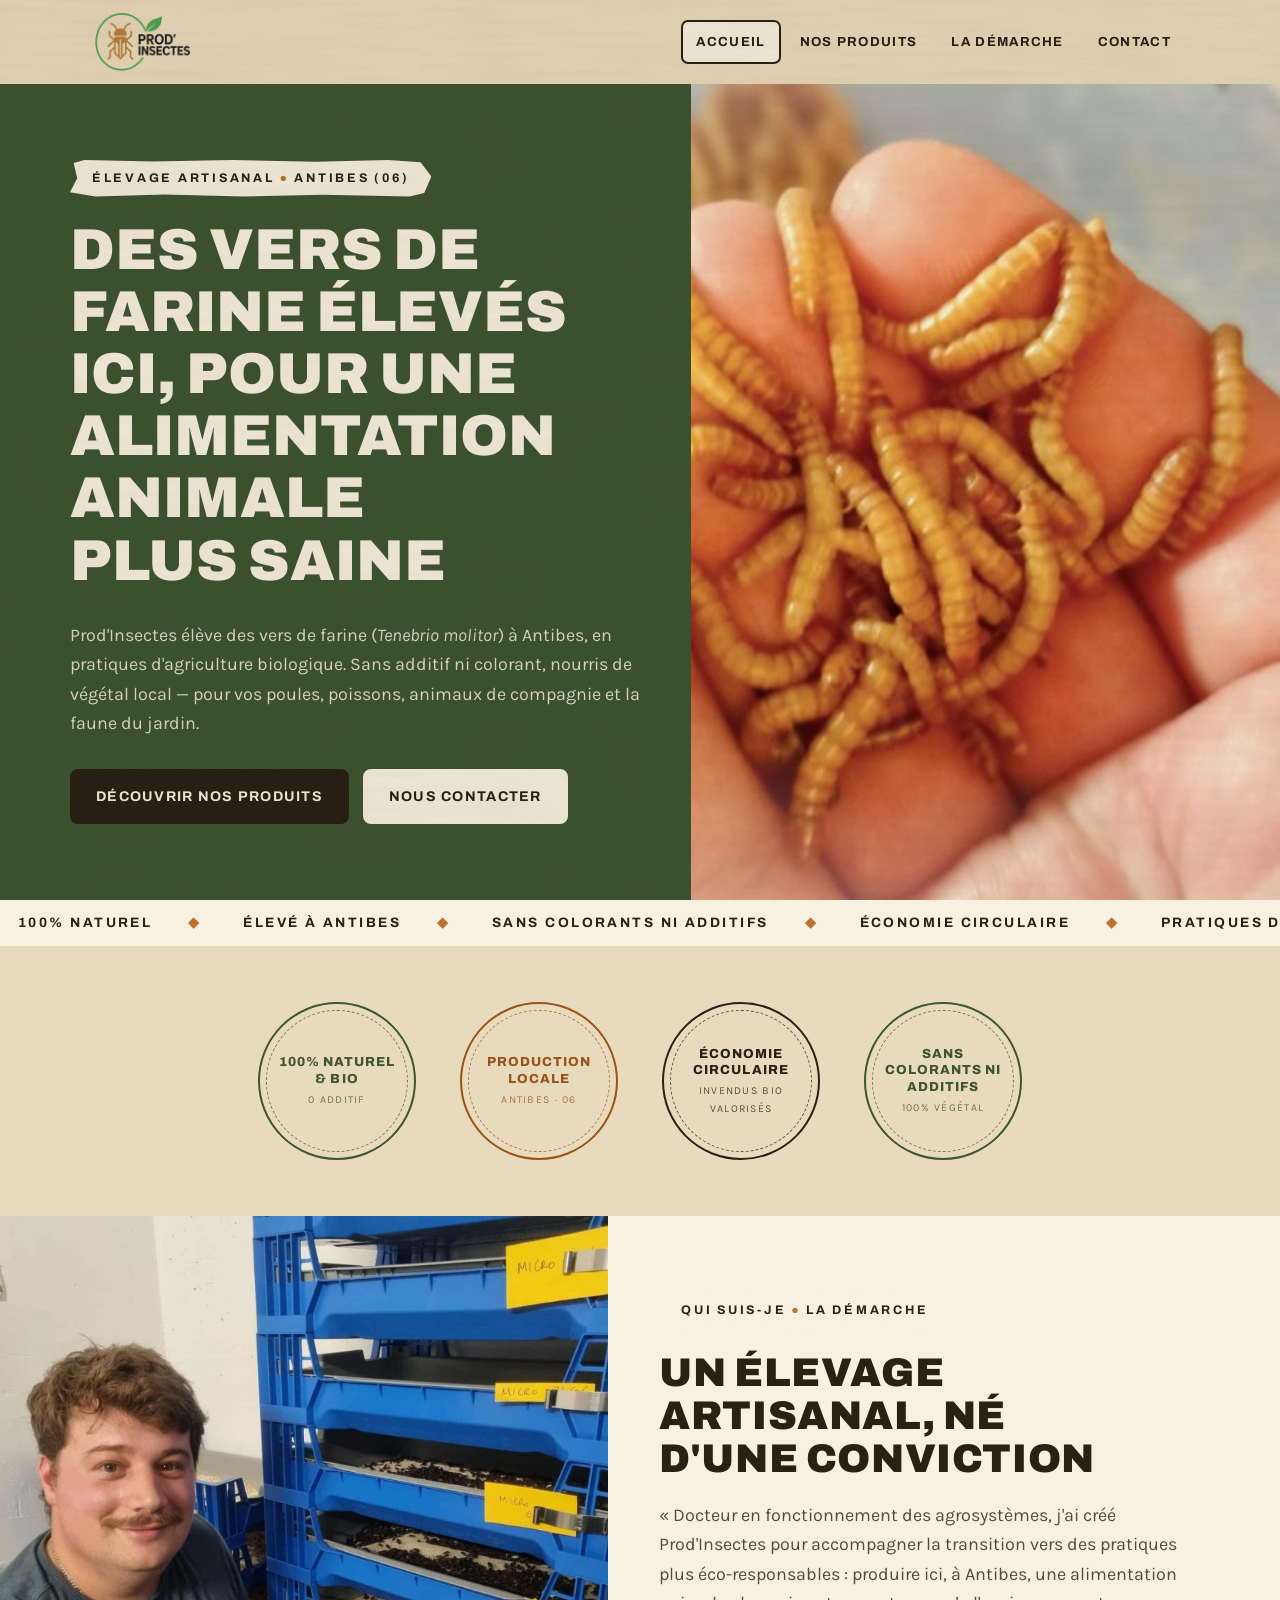
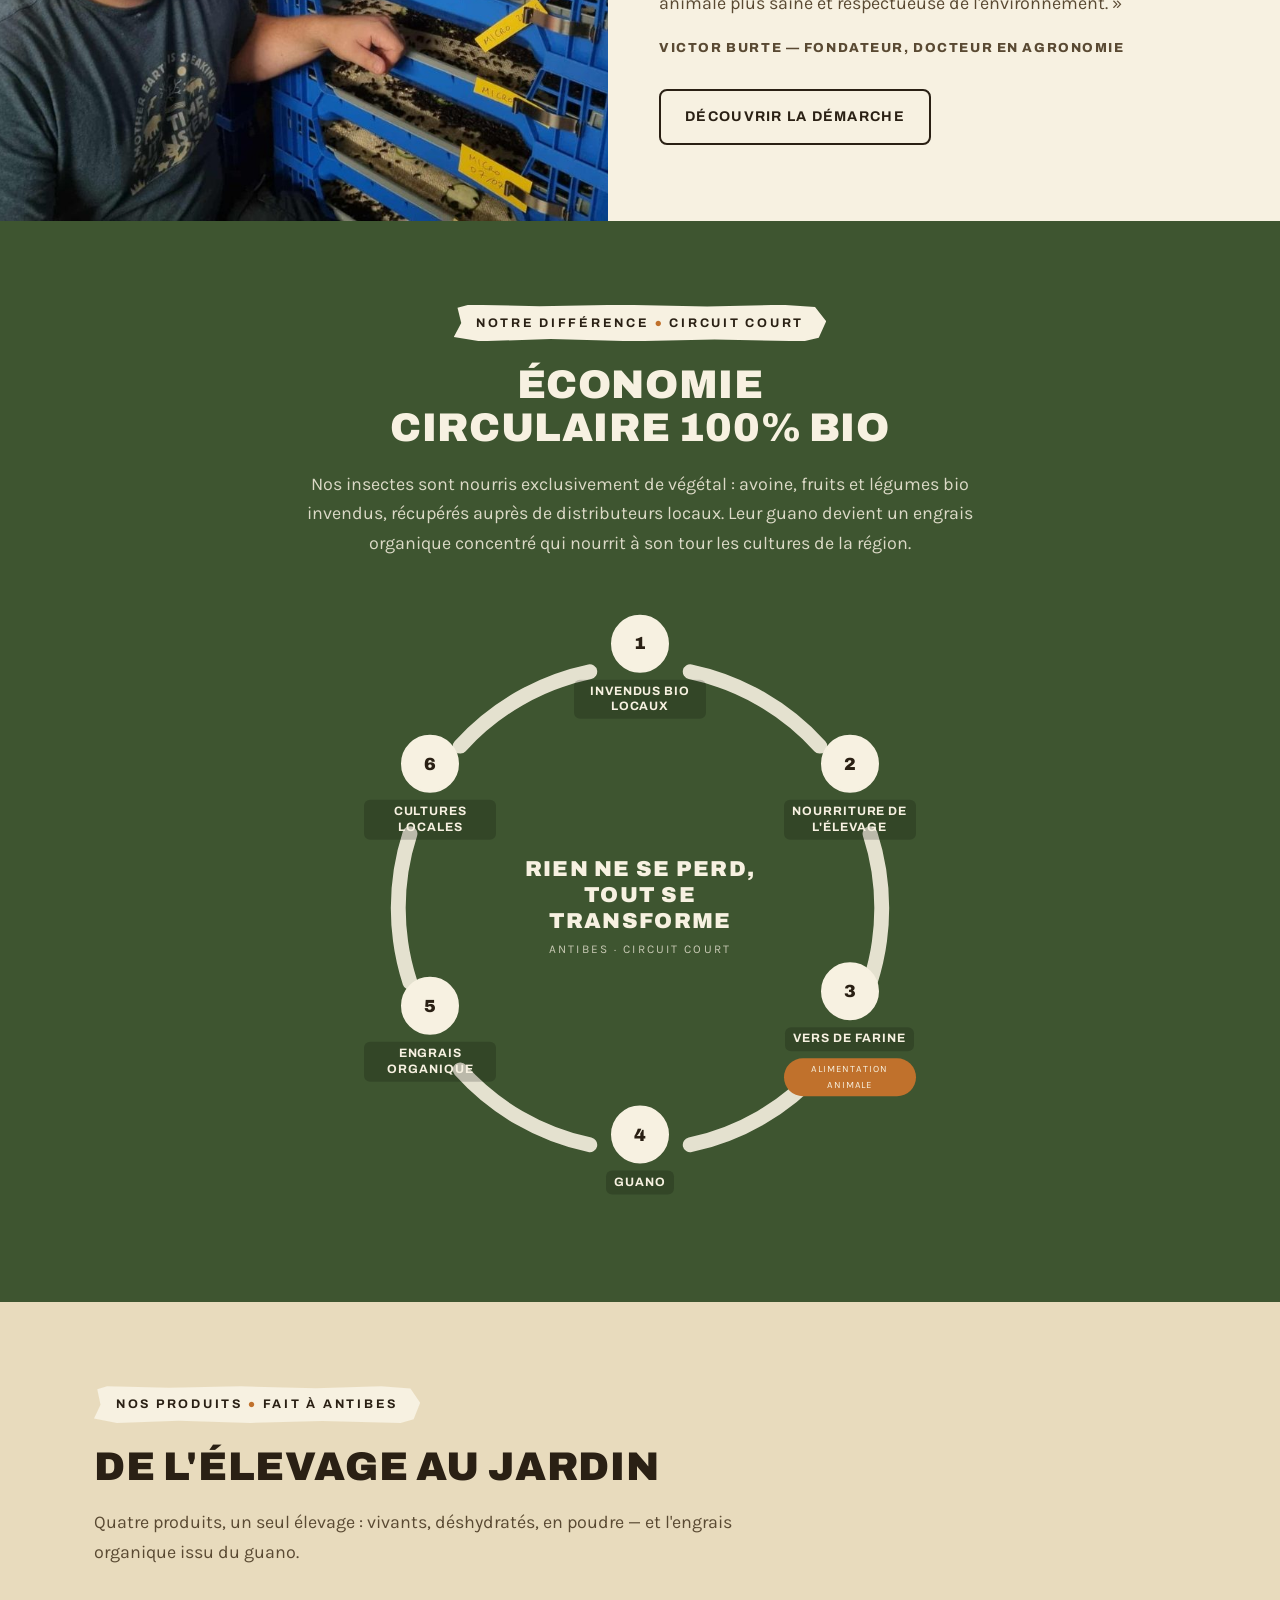
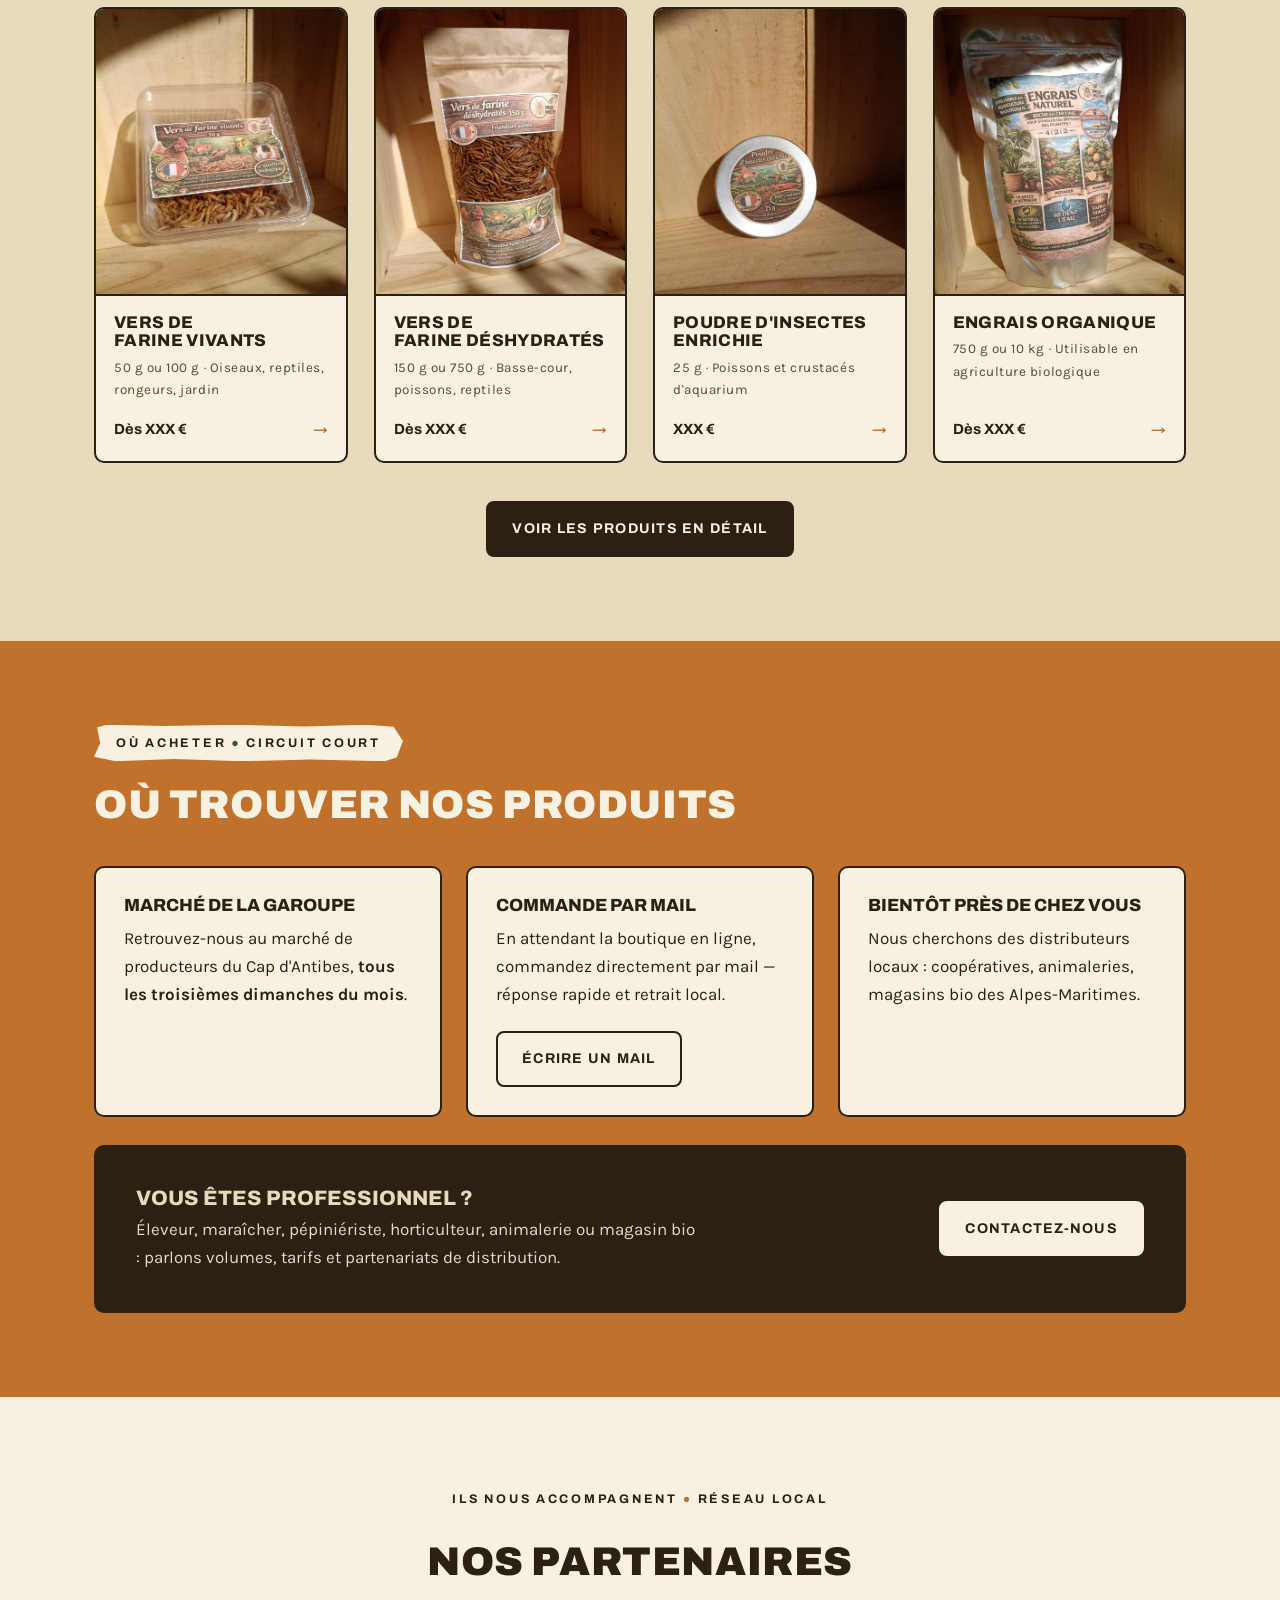
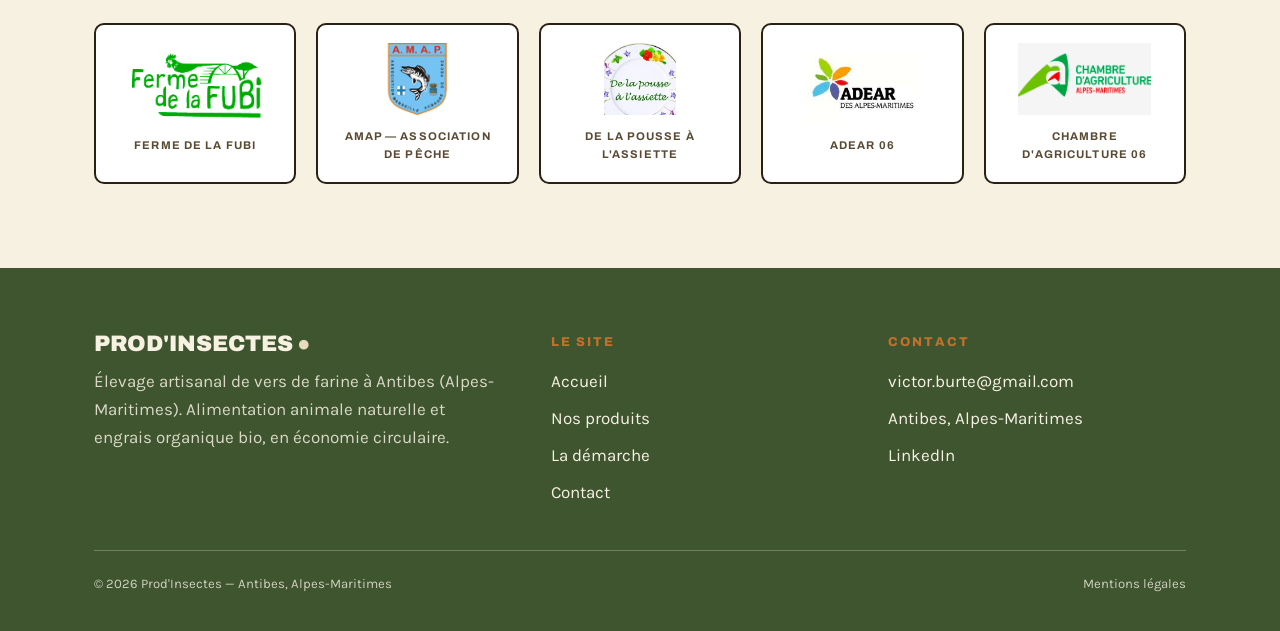
<file: index.html>
<!DOCTYPE html>
<html lang="fr">
<head>
<meta charset="utf-8"></meta>
<meta name="viewport" content="width=device-width, initial-scale=1"></meta>
<title>Prod'Insectes — Élevage de vers de farine à Antibes | Alimentation animale naturelle</title>
<meta name="description" content="Prod'Insectes élève des vers de farine à Antibes (Alpes-Maritimes) en pratiques d'agriculture biologique : alimentation animale naturelle, engrais organique bio et économie circulaire."></meta>
<link rel="preconnect" href="https://fonts.googleapis.com"></link>
<link rel="preconnect" href="https://fonts.gstatic.com" crossorigin="anonymous"></link>
<link href="https://fonts.googleapis.com/css2?family=Archivo:wght@500;700;900&amp;family=Bricolage+Grotesque:wght@500;700;800&amp;family=Karla:wght@400;500;700&amp;family=Source+Sans+3:wght@400;600&amp;family=Space+Grotesk:wght@500;700&amp;family=Work+Sans:wght@400;500;600&amp;display=swap" rel="stylesheet"></link>
<link rel="stylesheet" href="site.css"></link>
<script src="theme-boot.js"></script>
</head>
<body>

<header class="site-header">
  <div class="container">
    <a class="brand" href="index.html">
      <img src="assets/logo2.png" alt="Prod'Insectes — élevage artisanal de vers de farine à Antibes">
    </a>
    <nav class="site-nav" id="nav" aria-label="Navigation principale">
      <a href="index.html" class="active" aria-current="page">Accueil</a>
      <a href="Produits.html">Nos produits</a>
      <a href="Demarche.html">La démarche</a>
      <a href="Contact.html">Contact</a>
    </nav>
    <button class="nav-toggle" type="button" aria-expanded="false" aria-controls="nav">Menu</button>
  </div>
</header>

<main>

  <!-- ── Hero ──────────────────────────────────────────────── -->
  <section class="hero" data-screen-label="Hero">
    <div class="hero-text">
      <span class="kicker">Élevage artisanal <span class="dot">●</span> Antibes (06)</span>
      <h1>Des vers de farine élevés ici, pour une alimentation animale plus saine</h1>
      <p class="lead" style="max-width: 52ch;">
        Prod'Insectes élève des vers de farine (<em>Tenebrio molitor</em>) à Antibes,
        en pratiques d'agriculture biologique. Sans additif ni colorant, nourris de
        végétal local — pour vos poules, poissons, animaux de compagnie et la faune du jardin.
      </p>
      <div style="display: flex; flex-wrap: wrap; gap: 14px; margin-top: 30px;">
        <a class="btn btn-primary" href="Produits.html">Découvrir nos produits</a>
        <a class="btn btn-on-dark" href="Contact.html">Nous contacter</a>
      </div>
    </div>
    <div class="hero-slides">
      <img class="active" src="assets/slide-vers.jpg" alt="Vers de farine vivants dans la main, élevage Prod'Insectes">
      <img src="assets/slide-poules-1.jpg" alt="Poules picorant des vers de farine déshydratés Prod'Insectes">
      <img src="assets/slide-reptile-1.jpg" alt="Dragon barbu nourri à la pince avec un ver de farine">
      <img src="assets/slide-poules-2.jpg" alt="Distribution de vers de farine déshydratés aux poules">
      <img src="assets/slide-oiseau-bleu.jpg" alt="Merlebleu perché sur une mangeoire remplie de vers de farine déshydratés">
      <img src="assets/slide-gecko.jpg" alt="Gecko léopard dégustant un ver de farine">
      <img src="assets/slide-grive.jpg" alt="Grive sauvage sur une mangeoire garnie de vers de farine">
    </div>
  </section>

  <!-- ── Bandeau valeurs ───────────────────────────────────── -->
  <div class="strip" aria-hidden="true">
    <div class="strip-inner">
      <span>100% naturel</span><span class="sep">◆</span>
      <span>Élevé à Antibes</span><span class="sep">◆</span>
      <span>Sans colorants ni additifs</span><span class="sep">◆</span>
      <span>Économie circulaire</span><span class="sep">◆</span>
      <span>Pratiques d'agriculture biologique</span><span class="sep">◆</span>
      <span>100% naturel</span><span class="sep">◆</span>
      <span>Élevé à Antibes</span><span class="sep">◆</span>
      <span>Sans colorants ni additifs</span><span class="sep">◆</span>
      <span>Économie circulaire</span>
    </div>
  </div>

  <!-- ── Engagements (tampons) ─────────────────────────────── -->
  <section class="band band-tight" data-screen-label="Engagements">
    <div class="container">
      <div class="stamps">
        <div class="stamp reveal" style="--rot: -4deg; --d: 0s; color: var(--green-deep);">
          <strong>100% naturel &amp; bio</strong>
          <small>0 additif</small>
        </div>
        <div class="stamp reveal" style="--rot: 3deg; --d: 0.1s; color: var(--ocre-deep);">
          <strong>Production locale</strong>
          <small>Antibes · 06</small>
        </div>
        <div class="stamp reveal" style="--rot: -2deg; --d: 0.2s; color: var(--ink);">
          <strong>Économie circulaire</strong>
          <small>Invendus bio valorisés</small>
        </div>
        <div class="stamp reveal" style="--rot: 4deg; --d: 0.3s; color: var(--green-deep);">
          <strong>Sans colorants ni additifs</strong>
          <small>100% végétal</small>
        </div>
      </div>
    </div>
  </section>

  <!-- ── La démarche (teaser) ──────────────────────────────── -->
  <section class="split band-paper" data-screen-label="La démarche">
    <div class="split-media">
      <img src="assets/portrait-victor.jpg" alt="Victor Burte dans son élevage de vers de farine à Antibes">
    </div>
    <div class="split-text reveal">
      <span class="kicker">Qui suis-je <span class="dot">●</span> La démarche</span>
      <h2 class="section-title">Un élevage artisanal, né d'une conviction</h2>
      <p class="lead">
        « Docteur en fonctionnement des agrosystèmes, j'ai créé Prod'Insectes pour
        accompagner la transition vers des pratiques plus éco-responsables :
        produire ici, à Antibes, une alimentation animale plus saine et
        respectueuse de l'environnement. »
      </p>
      <p class="byline">Victor Burte — fondateur, docteur en agronomie</p>
      <a class="btn btn-outline" href="Demarche.html" style="margin-top: 18px;">Découvrir la démarche</a>
    </div>
  </section>

  <!-- ── Économie circulaire ───────────────────────────────── -->
  <section class="band band-green" data-screen-label="Économie circulaire">
    <div class="container">
      <div class="section-head centered">
        <span class="kicker">Notre différence <span class="dot">●</span> Circuit court</span>
        <h2 class="section-title">Économie circulaire 100% bio</h2>
        <p class="lead">
          Nos insectes sont nourris exclusivement de végétal : avoine, fruits et légumes
          bio invendus, récupérés auprès de distributeurs locaux. Leur guano devient un
          engrais organique concentré qui nourrit à son tour les cultures de la région.
        </p>
      </div>

      <div class="cycle-wrap">
        <div class="cycle">
          <svg class="cycle-svg" viewBox="0 0 100 100" aria-hidden="true">
            <defs>
              <marker id="cycle-arrow" viewBox="0 0 8 8" refX="6.4" refY="4" markerWidth="3.6" markerHeight="3.6" orient="auto"><path d="M 0 0.6 L 7.4 4 L 0 7.4 Z" fill="currentColor"></path></marker>
            </defs>
            <g fill="none" stroke="currentColor" stroke-width="2.4" stroke-linecap="round">
              <path d="M 58.1 11.9 A 39 39 0 0 1 79 23.9" marker-end="url(#cycle-arrow)"></path>
              <path d="M 87.1 38 A 39 39 0 0 1 87.1 62" marker-end="url(#cycle-arrow)"></path>
              <path d="M 79 76.1 A 39 39 0 0 1 58.1 88.2" marker-end="url(#cycle-arrow)"></path>
              <path d="M 41.9 88.2 A 39 39 0 0 1 21 76.1" marker-end="url(#cycle-arrow)"></path>
              <path d="M 12.9 62 A 39 39 0 0 1 12.9 38" marker-end="url(#cycle-arrow)"></path>
              <path d="M 21 23.9 A 39 39 0 0 1 41.9 11.9" marker-end="url(#cycle-arrow)"></path>
            </g>
          </svg>
          <div class="cycle-center">
            <div class="cc-inner">
              <strong>Rien ne se perd, tout se transforme</strong>
              <small>Antibes · Circuit court</small>
            </div>
          </div>
          <div class="cycle-node" style="left: 50%; top: 11%; --d: 0s;">
            <span class="cn-dot">1</span>
            <span class="cn-label">Invendus bio locaux</span>
          </div>
          <div class="cycle-node" style="left: 83.8%; top: 30.5%; --d: 0.7s;">
            <span class="cn-dot">2</span>
            <span class="cn-label">Nourriture de l'élevage</span>
          </div>
          <div class="cycle-node" style="left: 83.8%; top: 69.5%; --d: 1.4s;">
            <span class="cn-dot">3</span>
            <span class="cn-label">Vers de farine</span>
            <span class="cn-tag">Alimentation animale</span>
          </div>
          <div class="cycle-node" style="left: 50%; top: 89%; --d: 2.1s;">
            <span class="cn-dot">4</span>
            <span class="cn-label">Guano</span>
          </div>
          <div class="cycle-node" style="left: 16.2%; top: 69.5%; --d: 2.8s;">
            <span class="cn-dot">5</span>
            <span class="cn-label">Engrais organique</span>
          </div>
          <div class="cycle-node" style="left: 16.2%; top: 30.5%; --d: 3.5s;">
            <span class="cn-dot">6</span>
            <span class="cn-label">Cultures locales</span>
          </div>
        </div>

        <!-- Variante mobile -->
        <div class="cycle-list" role="list">
          <div class="cl-item" role="listitem"><span class="cn-dot">1</span><span class="cn-label">Invendus bio locaux</span></div>
          <div class="cl-arrow"></div>
          <div class="cl-item" role="listitem"><span class="cn-dot">2</span><span class="cn-label">Nourriture de l'élevage</span></div>
          <div class="cl-arrow"></div>
          <div class="cl-item" role="listitem"><span class="cn-dot">3</span><span class="cn-label">Vers de farine → alimentation animale</span></div>
          <div class="cl-arrow"></div>
          <div class="cl-item" role="listitem"><span class="cn-dot">4</span><span class="cn-label">Guano</span></div>
          <div class="cl-arrow"></div>
          <div class="cl-item" role="listitem"><span class="cn-dot">5</span><span class="cn-label">Engrais organique</span></div>
          <div class="cl-arrow"></div>
          <div class="cl-item" role="listitem"><span class="cn-dot">6</span><span class="cn-label">Cultures locales… et on recommence</span></div>
        </div>
      </div>
    </div>
  </section>

  <!-- ── Produits (aperçu) ─────────────────────────────────── -->
  <section class="band" data-screen-label="Nos produits">
    <div class="container">
      <div class="section-head">
        <span class="kicker">Nos produits <span class="dot">●</span> Fait à Antibes</span>
        <h2 class="section-title">De l'élevage au jardin</h2>
        <p class="lead">Quatre produits, un seul élevage : vivants, déshydratés, en poudre — et l'engrais organique issu du guano.</p>
      </div>
      <div class="product-grid">
        <a class="product-card reveal" href="Produits.html#vivants" style="--d: 0s;">
          <span class="pc-img"><img src="assets/vers-vivants.jpg" alt="Barquette de vers de farine vivants Prod'Insectes 50 g"></span>
          <span class="pc-body">
            <h3>Vers de farine vivants</h3>
            <span class="pc-meta">50 g ou 100 g · Oiseaux, reptiles, rongeurs, jardin</span>
            <span class="pc-price"><span>Dès XXX €</span><span class="arrow">→</span></span>
          </span>
        </a>
        <a class="product-card reveal" href="Produits.html#deshydrates" style="--d: 0.08s;">
          <span class="pc-img"><img src="assets/vers-deshydrates.jpg" alt="Sachet de vers de farine déshydratés Prod'Insectes 150 g"></span>
          <span class="pc-body">
            <h3>Vers de farine déshydratés</h3>
            <span class="pc-meta">150 g ou 750 g · Basse-cour, poissons, reptiles</span>
            <span class="pc-price"><span>Dès XXX €</span><span class="arrow">→</span></span>
          </span>
        </a>
        <a class="product-card reveal" href="Produits.html#poudre" style="--d: 0.16s;">
          <span class="pc-img"><img src="assets/poudre-insectes.jpg" alt="Boîte de poudre d'insectes enrichie Prod'Insectes 25 g"></span>
          <span class="pc-body">
            <h3>Poudre d'insectes enrichie</h3>
            <span class="pc-meta">25 g · Poissons et crustacés d'aquarium</span>
            <span class="pc-price"><span>XXX €</span><span class="arrow">→</span></span>
          </span>
        </a>
        <a class="product-card reveal" href="Produits.html#engrais" style="--d: 0.24s;">
          <span class="pc-img"><img src="assets/engrais.jpg" alt="Sachet d'engrais naturel Prod'Insectes 750 g, utilisable en agriculture biologique"></span>
          <span class="pc-body">
            <h3>Engrais organique</h3>
            <span class="pc-meta">750 g ou 10 kg · Utilisable en agriculture biologique</span>
            <span class="pc-price"><span>Dès XXX €</span><span class="arrow">→</span></span>
          </span>
        </a>
      </div>
      <div style="display: flex; justify-content: center; margin-top: 38px;">
        <a class="btn btn-primary" href="Produits.html">Voir les produits en détail</a>
      </div>
    </div>
  </section>

  <!-- ── Où trouver nos produits ───────────────────────────── -->
  <section class="band band-ocre" data-screen-label="Où trouver nos produits">
    <div class="container">
      <div class="section-head">
        <span class="kicker">Où acheter <span class="dot" style="color: var(--green-deep);">●</span> Circuit court</span>
        <h2 class="section-title">Où trouver nos produits</h2>
      </div>
      <div style="display: grid; grid-template-columns: repeat(auto-fit, minmax(260px, 1fr)); gap: 24px;">
        <div class="reveal" style="background: var(--paper); color: var(--ink); border: var(--border); border-radius: var(--radius); padding: 28px;">
          <h3 style="font-size: 1.1rem; font-weight: 800; text-transform: uppercase;">Marché de la Garoupe</h3>
          <p>Retrouvez-nous au marché de producteurs du Cap d'Antibes, <strong>tous les troisièmes dimanches du mois</strong>.</p>
        </div>
        <div class="reveal" style="--d: 0.1s; background: var(--paper); color: var(--ink); border: var(--border); border-radius: var(--radius); padding: 28px;">
          <h3 style="font-size: 1.1rem; font-weight: 800; text-transform: uppercase;">Commande par mail</h3>
          <p>En attendant la boutique en ligne, commandez directement par mail — réponse rapide et retrait local.</p>
          <a class="btn btn-outline" href="mailto:victor.burte@gmail.com" style="margin-top: 6px;">Écrire un mail</a>
        </div>
        <div class="reveal" style="--d: 0.2s; background: var(--paper); color: var(--ink); border: var(--border); border-radius: var(--radius); padding: 28px;">
          <h3 style="font-size: 1.1rem; font-weight: 800; text-transform: uppercase;">Bientôt près de chez vous</h3>
          <p>Nous cherchons des distributeurs locaux : coopératives, animaleries, magasins bio des Alpes-Maritimes.</p>
        </div>
      </div>
      <div class="callout callout-ink reveal" style="margin-top: 28px;">
        <div class="co-text">
          <h3>Vous êtes professionnel ?</h3>
          <p>Éleveur, maraîcher, pépiniériste, horticulteur, animalerie ou magasin bio :
          parlons volumes, tarifs et partenariats de distribution.</p>
        </div>
        <a class="btn btn-on-dark" href="Contact.html#pros">Contactez-nous</a>
      </div>
    </div>
  </section>

  <!-- ── Partenaires ───────────────────────────────────────── -->
  <section class="band band-paper" data-screen-label="Partenaires">
    <div class="container">
      <div class="section-head centered">
        <span class="kicker">Ils nous accompagnent <span class="dot">●</span> Réseau local</span>
        <h2 class="section-title">Nos partenaires</h2>
      </div>
      <div class="partner-grid">
        <a class="partner reveal" href="https://fermedelafubi.fr/" target="_blank" rel="noopener">
          <img src="assets/partenaire-fubi.png" alt="Logo Ferme de la Fubi">
          <span>Ferme de la Fubi</span>
        </a>
        <a class="partner reveal" style="--d: 0.06s;" href="http://amap.free.fr/Amap/index1.php?AccueilOk=%221%22" target="_blank" rel="noopener">
          <img src="assets/partenaire-amap.png" alt="Logo AMAP — Association de pêche Aubagne-Marseille">
          <span>AMAP — Association de pêche</span>
        </a>
        <div class="partner reveal" style="--d: 0.12s;">
          <img src="assets/partenaire-pousse-assiette.png" alt="Logo De la pousse à l'assiette">
          <span>De la pousse à l'assiette</span>
        </div>
        <div class="partner reveal" style="--d: 0.18s;">
          <img src="assets/partenaire-adear.png" alt="Logo ADEAR des Alpes-Maritimes">
          <span>ADEAR 06</span>
        </div>
        <div class="partner reveal" style="--d: 0.24s;">
          <img src="assets/partenaire-chambre-agriculture.png" alt="Logo Chambre d'agriculture des Alpes-Maritimes">
          <span>Chambre d'agriculture 06</span>
        </div>
      </div>
    </div>
  </section>

</main>

<footer class="site-footer" data-screen-label="Footer">
  <div class="container">
    <div class="footer-grid">
      <div>
        <p class="footer-brand">Prod'Insectes <span class="leaf">●</span></p>
        <p style="max-width: 40ch; opacity: 0.85;">
          Élevage artisanal de vers de farine à Antibes (Alpes-Maritimes).
          Alimentation animale naturelle et engrais organique bio, en économie circulaire.
        </p>
      </div>
      <div>
        <h4>Le site</h4>
        <ul>
          <li><a href="index.html">Accueil</a></li>
          <li><a href="Produits.html">Nos produits</a></li>
          <li><a href="Demarche.html">La démarche</a></li>
          <li><a href="Contact.html">Contact</a></li>
        </ul>
      </div>
      <div>
        <h4>Contact</h4>
        <ul>
          <li><a href="mailto:victor.burte@gmail.com">victor.burte@gmail.com</a></li>
          <li>Antibes, Alpes-Maritimes</li>
          <li><a href="https://www.linkedin.com/company/prod-insectes" target="_blank" rel="noopener">LinkedIn</a></li>
        </ul>
      </div>
    </div>
    <div class="footer-baseline">
      <span>© 2026 Prod'Insectes — Antibes, Alpes-Maritimes</span>
      <a href="#">Mentions légales</a>
    </div>
  </div>
</footer>

<div class="grain" aria-hidden="true"></div>

<script src="site.js"></script>

<style>
@media (max-width: 880px) {
  /* plus de grilles spécifiques à adapter sur cette page */
}
</style>

</body>
</html>
</file>
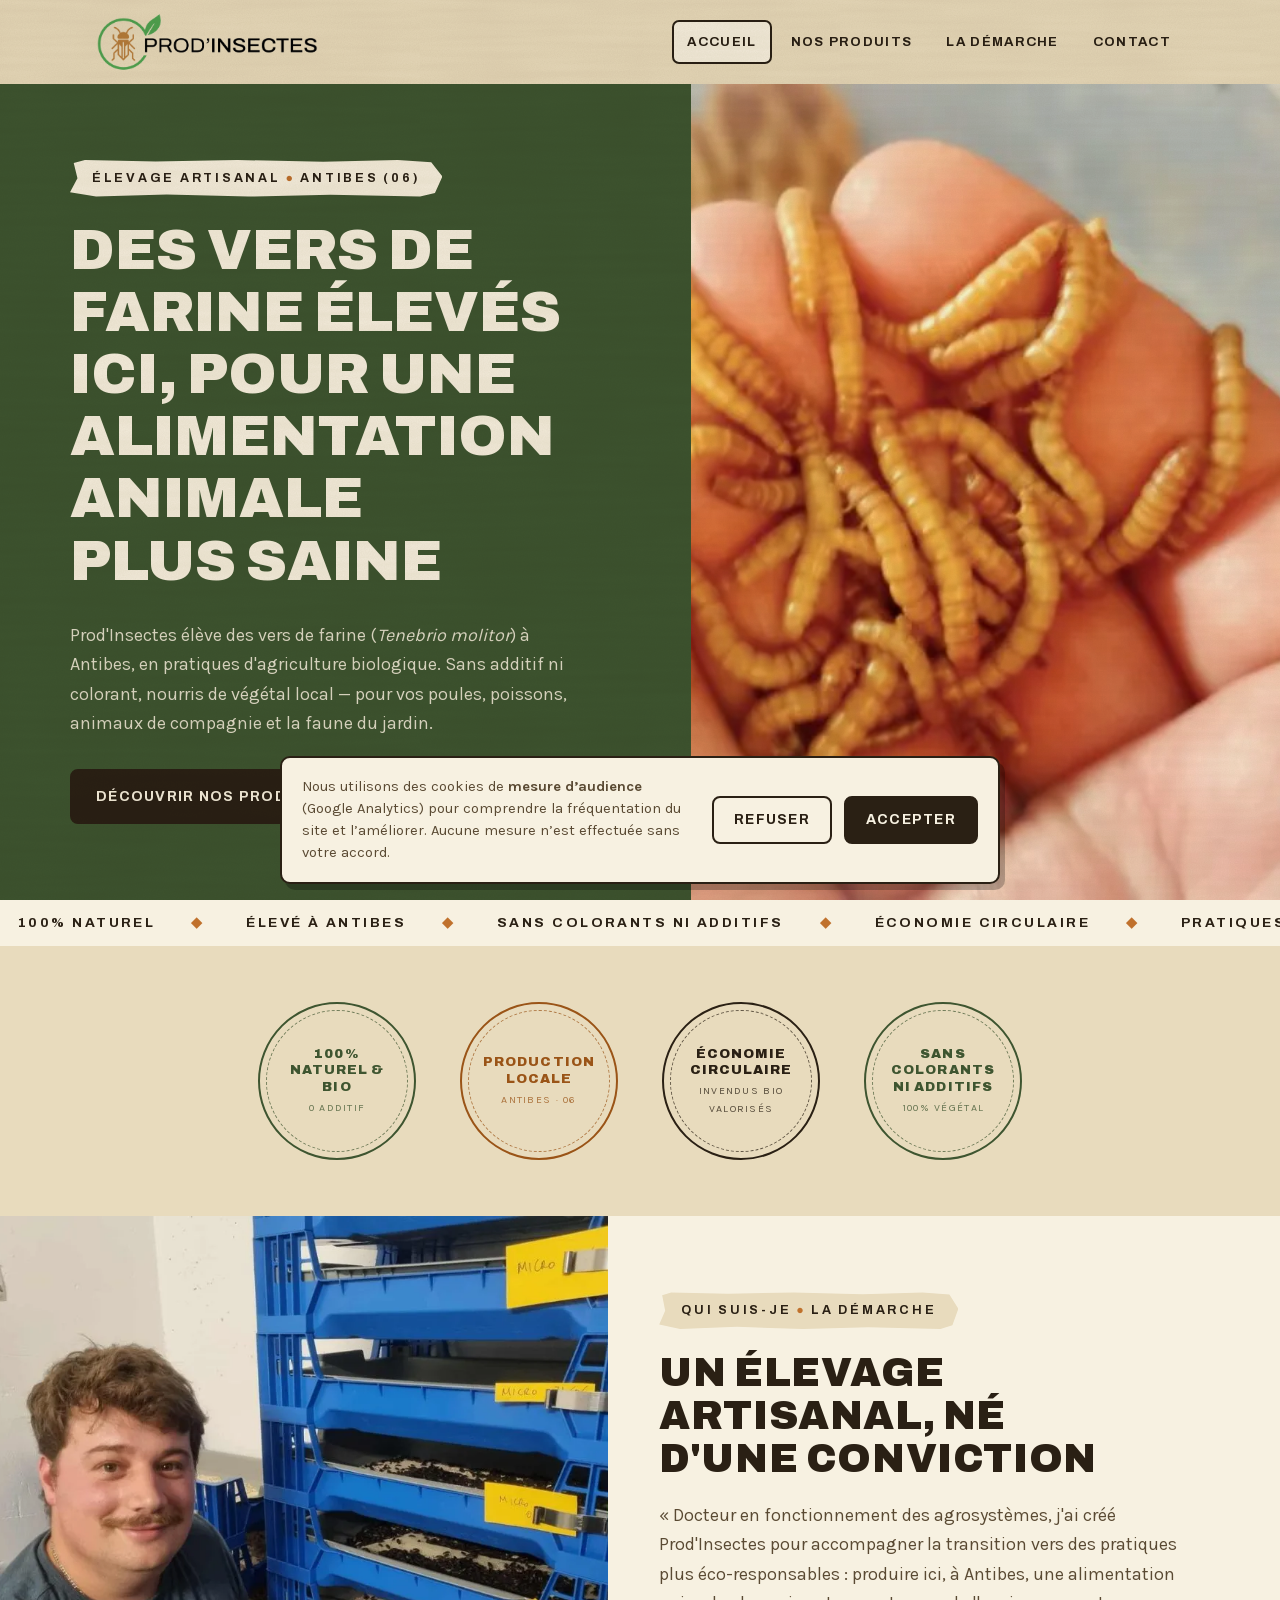
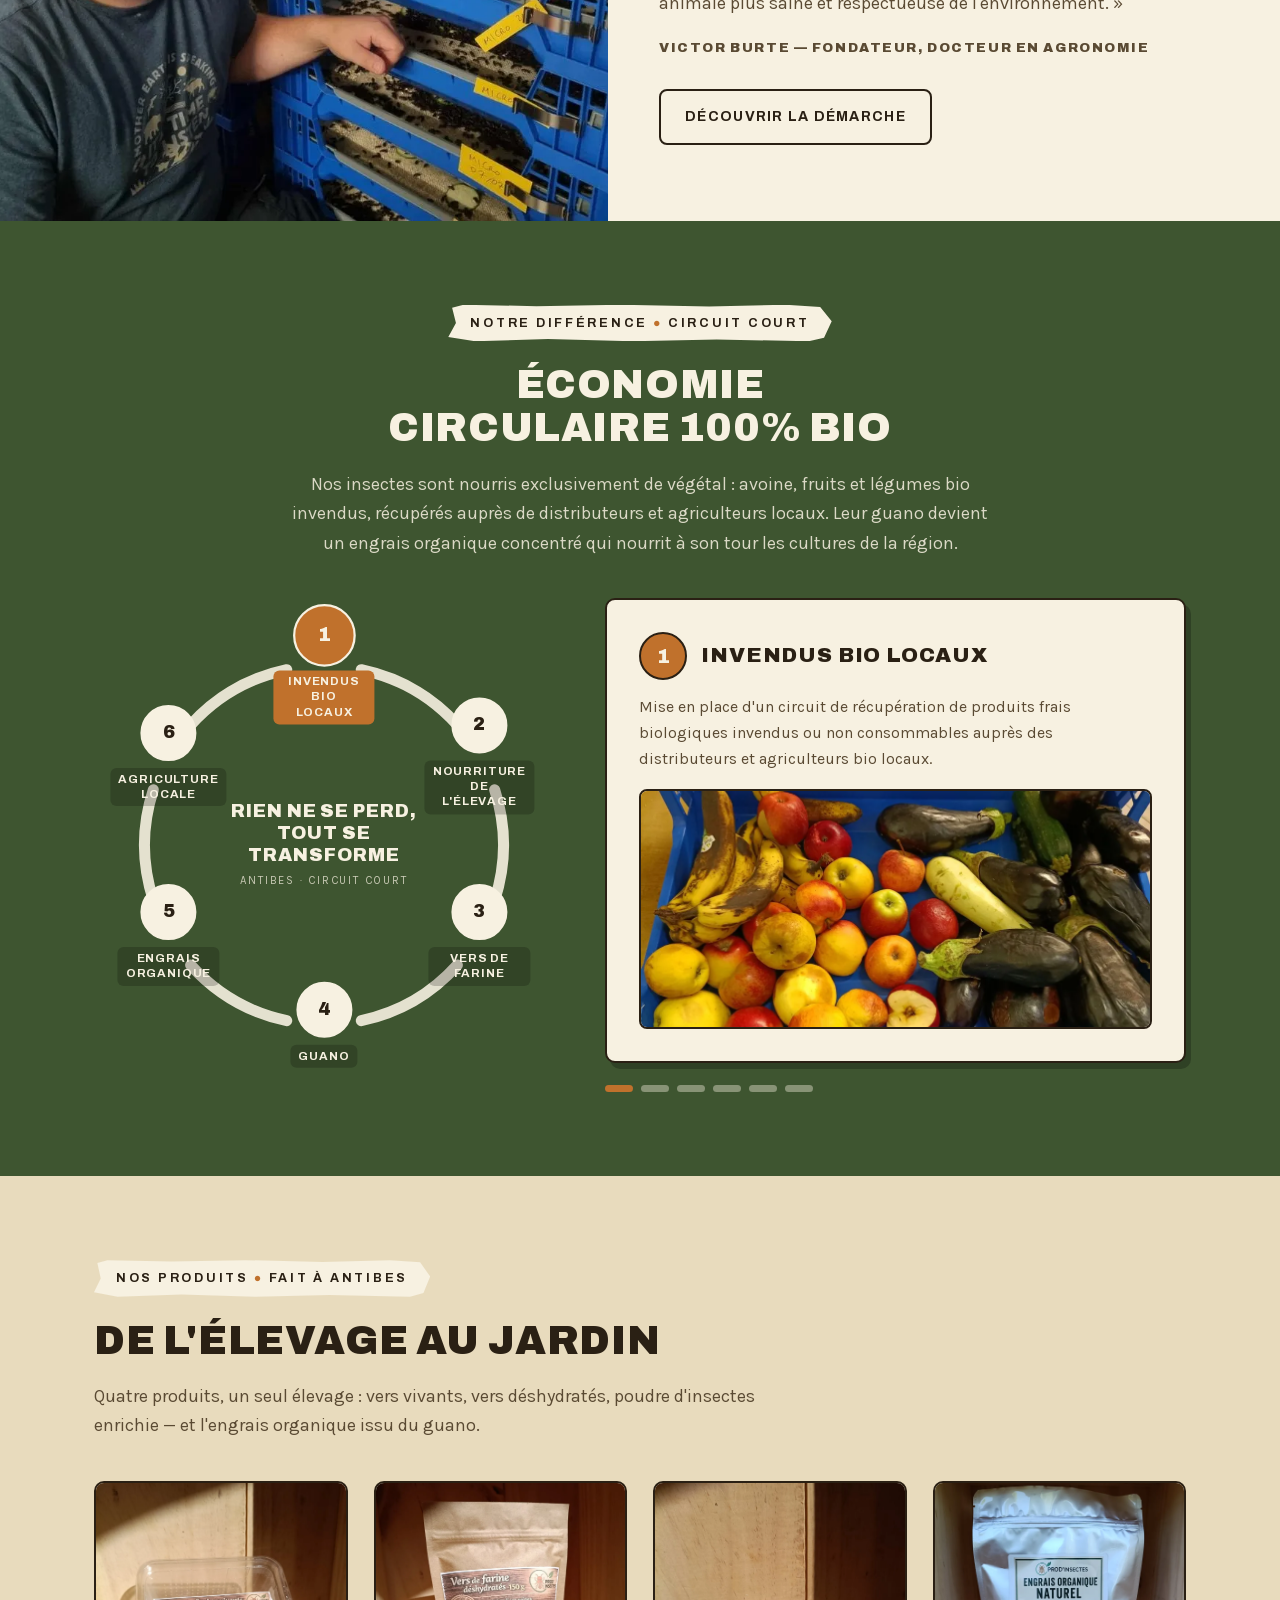
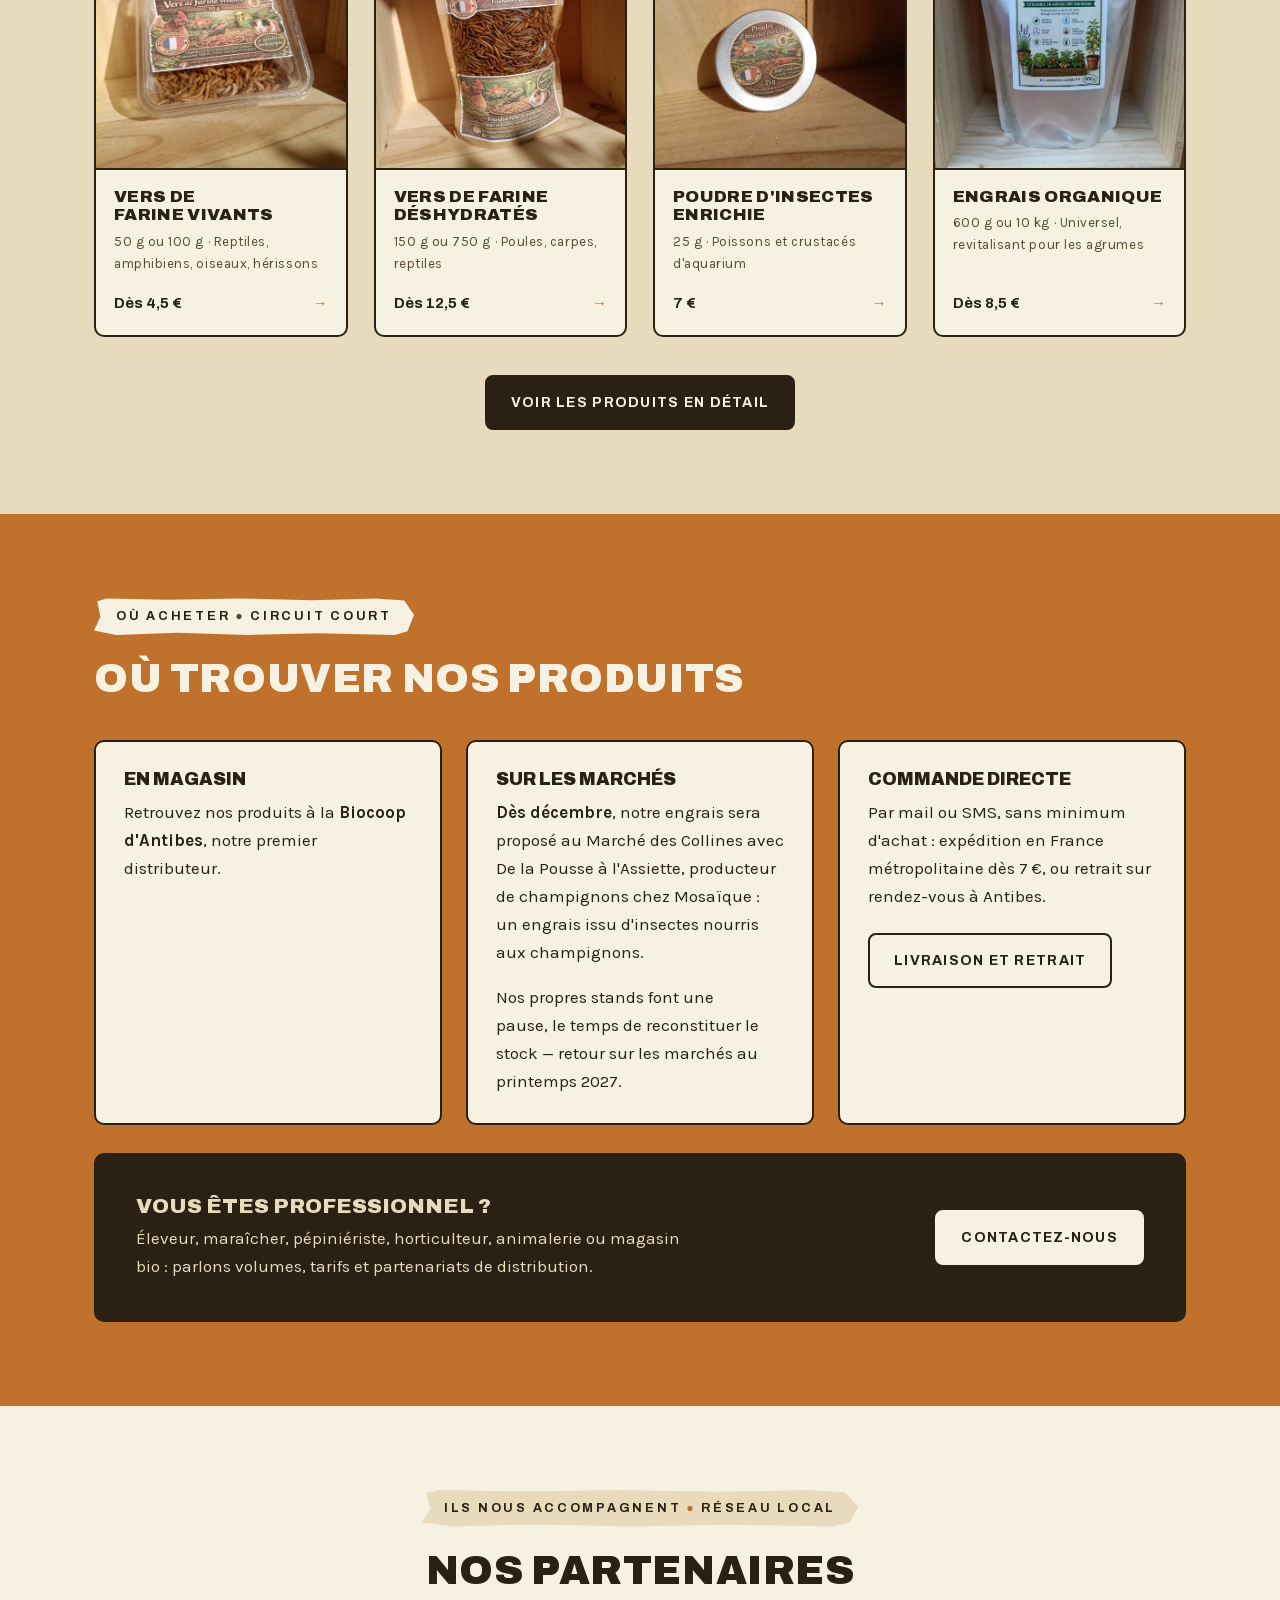
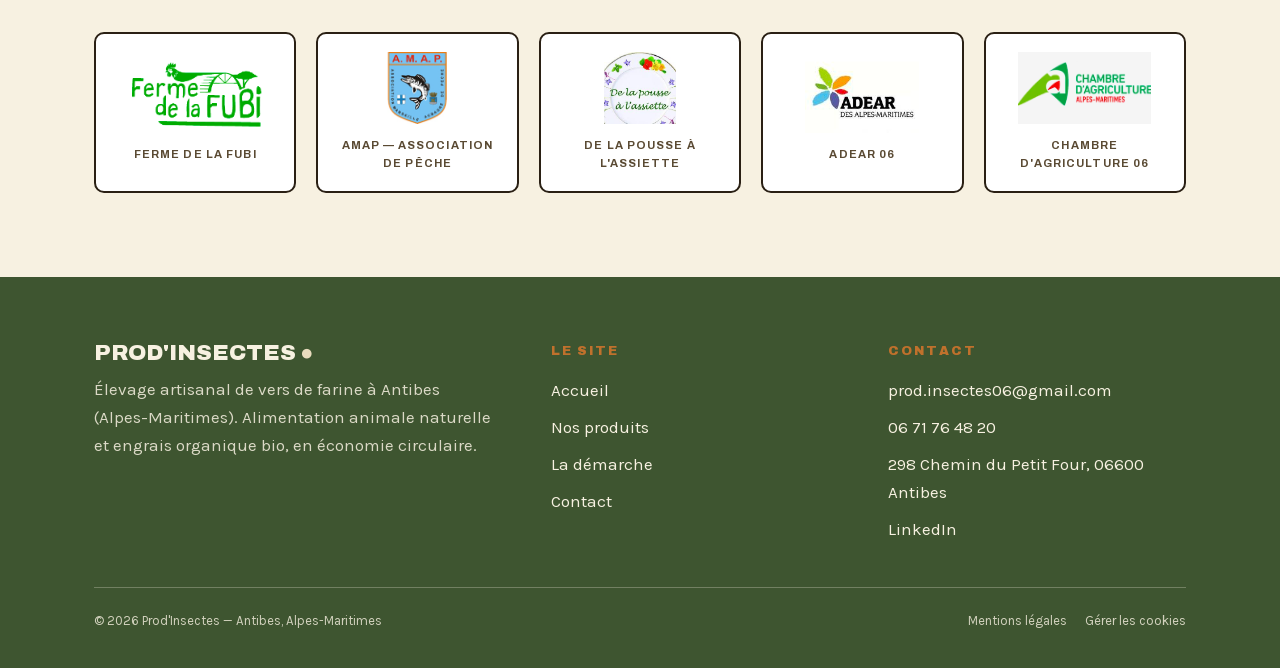
<file: docs/index.html>
<!DOCTYPE html>
<html lang="fr">
<head>
<meta charset="utf-8"></meta>
<meta name="viewport" content="width=device-width, initial-scale=1"></meta>
<!-- Google tag (gtag.js) -->
<script async src="https://www.googletagmanager.com/gtag/js?id=G-BSKLV8MP2N"></script>
<script>
  window.dataLayer = window.dataLayer || [];
  function gtag(){dataLayer.push(arguments);}
  gtag('js', new Date());

  // Consent Mode v2 — mesure d'audience refusée par défaut (RGPD / CNIL)
  gtag('consent', 'default', {
    'ad_storage': 'denied',
    'ad_user_data': 'denied',
    'ad_personalization': 'denied',
    'analytics_storage': 'denied',
    'wait_for_update': 500
  });
  try {
    if (localStorage.getItem('prodinsectes-consent') === 'granted') {
      gtag('consent', 'update', { 'analytics_storage': 'granted' });
    }
  } catch (e) {}

  gtag('config', 'G-BSKLV8MP2N');
</script>
<script src="consent.js" defer></script>
<link rel="canonical" href="https://www.prod-insectes.fr/"></link>
<meta property="og:type" content="website"></meta>
<meta property="og:site_name" content="Prod'Insectes"></meta>
<meta property="og:locale" content="fr_FR"></meta>
<meta property="og:title" content="Prod'Insectes — Élevage de vers de farine à Antibes | Alimentation animale naturelle"></meta>
<meta property="og:description" content="Prod'Insectes élève des vers de farine à Antibes (Alpes-Maritimes) en pratiques d'agriculture biologique : alimentation animale naturelle, engrais organique bio et économie circulaire."></meta>
<meta property="og:url" content="https://www.prod-insectes.fr/"></meta>
<meta property="og:image" content="https://www.prod-insectes.fr/assets/slide-vers.jpg"></meta>
<meta property="og:image:width" content="890"></meta>
<meta property="og:image:height" content="586"></meta>
<meta property="og:image:alt" content="Vers de farine vivants dans la main, élevage Prod'Insectes"></meta>
<meta name="twitter:card" content="summary_large_image"></meta>
<meta name="twitter:title" content="Prod'Insectes — Élevage de vers de farine à Antibes"></meta>
<meta name="twitter:description" content="Vers de farine élevés à Antibes en pratiques d'agriculture biologique : alimentation animale naturelle, engrais organique bio et économie circulaire."></meta>
<meta name="twitter:image" content="https://www.prod-insectes.fr/assets/slide-vers.jpg"></meta>
<title>Prod'Insectes — Élevage de vers de farine à Antibes | Alimentation animale naturelle</title>
<meta name="description" content="Prod'Insectes élève des vers de farine à Antibes (Alpes-Maritimes) en pratiques d'agriculture biologique : alimentation animale naturelle, engrais organique bio et économie circulaire."></meta>
<!-- Polices auto-hébergées : plus de DNS ni de TLS vers Google avant le rendu.
     Voir scripts/polices.mjs. Les deux préchargements couvrent les familles
     visibles avant tout défilement. -->
<link rel="preload" as="font" type="font/woff2" href="fonts/archivo-700-latin.woff2" crossorigin></link>
<link rel="preload" as="font" type="font/woff2" href="fonts/karla-400-latin.woff2" crossorigin></link>
<link rel="stylesheet" href="fonts.css"></link>
<link rel="stylesheet" href="site.css?v=20260701"></link>
<link rel="icon" type="image/png" sizes="32x32" href="/assets/favicon_io/favicon-32x32.png"></link>
<link rel="icon" type="image/png" sizes="16x16" href="/assets/favicon_io/favicon-16x16.png"></link>
<link rel="icon" href="/assets/favicon_io/favicon.ico" sizes="any"></link>
<link rel="apple-touch-icon" href="/assets/favicon_io/apple-touch-icon.png"></link>
<link rel="manifest" href="/assets/favicon_io/site.webmanifest"></link>
<meta name="theme-color" content="#E8DBBD"></meta>
<script src="theme-boot.js"></script>
<script type="application/ld+json">
{
  "@context": "https://schema.org",
  "@graph": [
    {
      "@type": "LocalBusiness",
      "@id": "https://www.prod-insectes.fr/#business",
      "name": "Prod'Insectes",
      "url": "https://www.prod-insectes.fr/",
      "logo": "https://www.prod-insectes.fr/assets/logo-prod-insectes.png",
      "image": "https://www.prod-insectes.fr/assets/slide-vers.jpg",
      "description": "Élevage artisanal de vers de farine (Tenebrio molitor) à Antibes, en pratiques d'agriculture biologique : alimentation animale naturelle, engrais organique bio et économie circulaire.",
      "email": "prod.insectes06@gmail.com",
      "telephone": "+33 6 71 76 48 20",
      "founder": {
        "@type": "Person",
        "name": "Victor Burte",
        "jobTitle": "Fondateur, docteur en agronomie"
      },
      "address": {
        "@type": "PostalAddress",
        "streetAddress": "La Claire Fontonne, Bât A1, 298 Chemin du Petit Four",
        "postalCode": "06600",
        "addressLocality": "Antibes",
        "addressRegion": "Alpes-Maritimes",
        "addressCountry": "FR"
      },
      "geo": {
        "@type": "GeoCoordinates",
        "latitude": 43.5808,
        "longitude": 7.1239
      },
      "areaServed": "Alpes-Maritimes",
      "sameAs": [
        "https://www.linkedin.com/company/prod-insectes",
        "https://share.google/qZIQPl471s8ehRl1A"
      ]
    },
    {
      "@type": "WebSite",
      "@id": "https://www.prod-insectes.fr/#website",
      "url": "https://www.prod-insectes.fr/",
      "name": "Prod'Insectes",
      "inLanguage": "fr-FR",
      "publisher": { "@id": "https://www.prod-insectes.fr/#business" }
    }
  ]
}
</script>
</head>
<body>

<header class="site-header">
  <div class="container">
    <a class="brand" href="./">
      <img src="assets/logo-prod-insectes.png" alt="Prod'Insectes — élevage artisanal de vers de farine à Antibes">
    </a>
    <nav class="site-nav" id="nav" aria-label="Navigation principale">
      <a href="./" class="active" aria-current="page">Accueil</a>
      <a href="produits">Nos produits</a>
      <a href="demarche">La démarche</a>
      <a href="contact">Contact</a>
    </nav>
    <button class="nav-toggle" type="button" aria-expanded="false" aria-controls="nav">Menu</button>
  </div>
</header>

<main>

  <!-- ── Hero ──────────────────────────────────────────────── -->
  <section class="hero" data-screen-label="Hero">
    <div class="hero-text">
      <span class="kicker">Élevage artisanal <span class="dot">●</span> Antibes (06)</span>
      <h1>Des vers de farine élevés ici, pour une alimentation animale plus saine</h1>
      <p class="lead" style="max-width: 52ch;">
        Prod'Insectes élève des vers de farine (<em>Tenebrio molitor</em>) à Antibes,
        en pratiques d'agriculture biologique. Sans additif ni colorant, nourris de
        végétal local — pour vos poules, poissons, animaux de compagnie et la faune du jardin.
      </p>
      <div style="display: flex; flex-wrap: wrap; gap: 14px; margin-top: 30px;">
        <a class="btn btn-primary" href="produits">Découvrir nos produits</a>
        <a class="btn btn-on-dark" href="contact">Nous contacter</a>
      </div>
    </div>
    <div class="hero-slides">
      <img class="active" src="assets/slide-vers.webp" fetchpriority="high" alt="Vers de farine vivants dans la main, élevage Prod'Insectes">
      <img data-src="assets/slide-poules-1.webp" alt="Poules picorant des vers de farine déshydratés Prod'Insectes">
      <img data-src="assets/slide-reptile-1.webp" alt="Dragon barbu nourri à la pince avec un ver de farine">
      <img data-src="assets/slide-poules-2.webp" alt="Distribution de vers de farine déshydratés aux poules">
      <img data-src="assets/slide-oiseau-bleu.webp" alt="Merlebleu perché sur une mangeoire remplie de vers de farine déshydratés">
      <img data-src="assets/slide-gecko.webp" alt="Gecko léopard dégustant un ver de farine">
      <img data-src="assets/slide-grive.webp" alt="Grive sauvage sur une mangeoire garnie de vers de farine">
    </div>
  </section>

  <!-- ── Bandeau valeurs ───────────────────────────────────── -->
  <div class="strip" aria-hidden="true">
    <div class="strip-inner">
      <span>100% naturel</span><span class="sep">◆</span>
      <span>Élevé à Antibes</span><span class="sep">◆</span>
      <span>Sans colorants ni additifs</span><span class="sep">◆</span>
      <span>Économie circulaire</span><span class="sep">◆</span>
      <span>Pratiques d'agriculture biologique</span><span class="sep">◆</span>
      <span>100% naturel</span><span class="sep">◆</span>
      <span>Élevé à Antibes</span><span class="sep">◆</span>
      <span>Sans colorants ni additifs</span><span class="sep">◆</span>
      <span>Économie circulaire</span>
    </div>
  </div>

  <!-- ── Engagements (tampons) ─────────────────────────────── -->
  <section class="band band-tight" data-screen-label="Engagements">
    <div class="container">
      <div class="stamps">
        <div class="stamp reveal" style="--rot: -4deg; --d: 0s; color: var(--green-deep);">
          <strong>100% naturel &amp; bio</strong>
          <small>0 additif</small>
        </div>
        <div class="stamp reveal" style="--rot: 3deg; --d: 0.1s; color: var(--ocre-deep);">
          <strong>Production locale</strong>
          <small>Antibes · 06</small>
        </div>
        <div class="stamp reveal" style="--rot: -2deg; --d: 0.2s; color: var(--ink);">
          <strong>Économie circulaire</strong>
          <small>Invendus bio valorisés</small>
        </div>
        <div class="stamp reveal" style="--rot: 4deg; --d: 0.3s; color: var(--green-deep);">
          <strong>Sans colorants ni additifs</strong>
          <small>100% végétal</small>
        </div>
      </div>
    </div>
  </section>

  <!-- ── La démarche (teaser) ──────────────────────────────── -->
  <section class="split band-paper" data-screen-label="La démarche">
    <div class="split-media">
      <img src="assets/portrait-victor.webp" alt="Victor Burte dans son élevage de vers de farine à Antibes">
    </div>
    <div class="split-text reveal">
      <span class="kicker">Qui suis-je <span class="dot">●</span> La démarche</span>
      <h2 class="section-title">Un élevage artisanal, né d'une conviction</h2>
      <p class="lead">
        « Docteur en fonctionnement des agrosystèmes, j'ai créé Prod'Insectes pour
        accompagner la transition vers des pratiques plus éco-responsables :
        produire ici, à Antibes, une alimentation animale plus saine et
        respectueuse de l'environnement. »
      </p>
      <p class="byline">Victor Burte — fondateur, docteur en agronomie</p>
      <a class="btn btn-outline" href="demarche" style="margin-top: 18px;">Découvrir la démarche</a>
    </div>
  </section>

  <!-- ── Économie circulaire ───────────────────────────────── -->
  <section class="band band-green" data-screen-label="Économie circulaire">
    <div class="container">
      <div class="section-head centered">
        <span class="kicker">Notre différence <span class="dot">●</span> Circuit court</span>
        <h2 class="section-title">Économie circulaire 100% bio</h2>
        <p class="lead">
          Nos insectes sont nourris exclusivement de végétal : avoine, fruits et légumes
          bio invendus, récupérés auprès de distributeurs et agriculteurs locaux. Leur guano
          devient un engrais organique concentré qui nourrit à son tour les cultures de la région.
        </p>
      </div>

      <div class="cycle-wrap">
    <div class="cycle-interactive">
      <div class="cycle">
      <svg class="cycle-svg" viewBox="0 0 100 100" aria-hidden="true">
        <defs>
          <marker id="cycle-arrow" viewBox="0 0 8 8" refX="6.4" refY="4" markerWidth="3.6" markerHeight="3.6" orient="auto"><path d="M 0 0.6 L 7.4 4 L 0 7.4 Z" fill="currentColor"></path></marker>
        </defs>
        <g fill="none" stroke="currentColor" stroke-width="2.4" stroke-linecap="round">
          <path d="M 58.1 11.9 A 39 39 0 0 1 79 23.9" marker-end="url(#cycle-arrow)"></path>
          <path d="M 87.1 38 A 39 39 0 0 1 87.1 62" marker-end="url(#cycle-arrow)"></path>
          <path d="M 79 76.1 A 39 39 0 0 1 58.1 88.2" marker-end="url(#cycle-arrow)"></path>
          <path d="M 41.9 88.2 A 39 39 0 0 1 21 76.1" marker-end="url(#cycle-arrow)"></path>
          <path d="M 12.9 62 A 39 39 0 0 1 12.9 38" marker-end="url(#cycle-arrow)"></path>
          <path d="M 21 23.9 A 39 39 0 0 1 41.9 11.9" marker-end="url(#cycle-arrow)"></path>
        </g>
      </svg>
        <div class="cycle-center">
          <div class="cc-inner">
            <strong>Rien ne se perd, tout se transforme</strong>
            <small>Antibes · Circuit court</small>
          </div>
        </div>
      <button type="button" class="cycle-node is-active" data-step="0" aria-pressed="true" style="left: 50%; top: 11%; --d: 0s;">
        <span class="cn-dot">1</span>
        <span class="cn-label">Invendus bio locaux</span>
      </button>
      <button type="button" class="cycle-node" data-step="1" aria-pressed="false" style="left: 83.8%; top: 30.5%; --d: 0.12s;">
        <span class="cn-dot">2</span>
        <span class="cn-label">Nourriture de l'élevage</span>
      </button>
      <button type="button" class="cycle-node" data-step="2" aria-pressed="false" style="left: 83.8%; top: 69.5%; --d: 0.24s;">
        <span class="cn-dot">3</span>
        <span class="cn-label">Vers de farine</span>
      </button>
      <button type="button" class="cycle-node" data-step="3" aria-pressed="false" style="left: 50%; top: 89%; --d: 0.36s;">
        <span class="cn-dot">4</span>
        <span class="cn-label">Guano</span>
      </button>
      <button type="button" class="cycle-node" data-step="4" aria-pressed="false" style="left: 16.2%; top: 69.5%; --d: 0.48s;">
        <span class="cn-dot">5</span>
        <span class="cn-label">Engrais organique</span>
      </button>
      <button type="button" class="cycle-node" data-step="5" aria-pressed="false" style="left: 16.2%; top: 30.5%; --d: 0.6s;">
        <span class="cn-dot">6</span>
        <span class="cn-label">Agriculture locale</span>
      </button>
      </div>

      <div class="cycle-panel" aria-live="polite">
        <article class="cp-slide is-active" data-step="0">
          <div class="cp-head"><span class="cp-num">1</span><h3>Invendus bio locaux</h3></div>
          <p>Mise en place d'un circuit de récupération de produits frais biologiques invendus ou non consommables auprès des distributeurs et agriculteurs bio locaux.</p>
          <img class="cp-photo" src="assets/invendus-bio-locaux.webp" alt="Cagette d'invendus bio locaux récupérés : bananes, pommes, courgettes et aubergines" loading="lazy">
        </article>
        <article class="cp-slide" data-step="1">
          <div class="cp-head"><span class="cp-num">2</span><h3>Nourriture de l'élevage</h3></div>
          <p>Les vers sont nourris avec des denrées biologiques non transformées (céréales, fruits, légumes et champignons).</p>
          <img class="cp-photo" src="assets/nourriture-elevage.webp" alt="Bacs d'élevage de vers de farine sur flocons d'avoine, nourris de morceaux de poivron, courgette et fruits" loading="lazy">
        </article>
        <article class="cp-slide" data-step="2">
          <div class="cp-head"><span class="cp-num">3</span><h3>Vers de farine</h3></div>
          <span class="cp-tag">Alimentation animale</span>
          <p>Une partie de la production est utilisée à l'entretien et la croissance de l'élevage&nbsp;: ces vers deviennent des ténébrions adultes, qui pondent dans les bacs et donnent la génération suivante. L'autre partie est conditionnée et commercialisée (vers de farine vivants ou déshydratés, poudre d'insectes).</p>
          <img class="cp-photo" src="assets/adultes-tenebrions.webp" alt="Ténébrions meuniers adultes en train de pondre dans un bac d'élevage, sur flocons d'avoine avec des morceaux de fruits et légumes" loading="lazy">
        </article>
        <article class="cp-slide" data-step="3">
          <div class="cp-head"><span class="cp-num">4</span><h3>Guano</h3></div>
          <p>Le guano est composé des déjections des insectes : c'est un produit riche en matière organique qui, une fois mélangé aux résidus alimentaires des insectes, forme le frass. On le récupère en tamisant les bacs d'élevage.</p>
          <img class="cp-photo" src="assets/tamisage-frass.webp" alt="Tamisage d'un bac d'élevage : les flocons restent dans le tamis, le frass tombe dans un grand bac en plastique" loading="lazy" style="object-position: 50% 60%;">
        </article>
        <article class="cp-slide" data-step="4">
          <div class="cp-head"><span class="cp-num">5</span><h3>Engrais organique</h3></div>
          <p>Le frass est filtré et tamisé pour récupérer une poudre sèche très fine, riche en azote, phosphore, potassium et autres composés issus des insectes. Cette poudre forme un engrais organique unique en son genre, aux propriétés fortifiantes et durables pour les plantes. Les éléments qui le composent sont utilisables directement par les plantes.</p>
        </article>
        <article class="cp-slide" data-step="5">
          <div class="cp-head"><span class="cp-num">6</span><h3>Agriculture locale</h3></div>
          <p>Les insectes font partie du régime alimentaire de nombreux animaux (mammifères, poissons, oiseaux, reptiles, amphibiens). Leur haute qualité améliore significativement la qualité nutritionnelle et sanitaire des animaux qui les consomment.</p>
          <p>L'engrais organique produit par les insectes est une alternative très intéressante aux engrais chimiques. Il est également utilisable en agriculture biologique.</p>
          <p>Il est donc possible de produire des denrées de qualité biologique en utilisant les insectes de notre production pour l'alimentation animale et l'engrais organique pour les cultures arboricoles et maraîchères locales. La boucle est bouclée !</p>
        </article>
        <div class="cp-progress" aria-hidden="true">
          <button type="button" class="cp-dot is-active" data-step="0"></button>
          <button type="button" class="cp-dot" data-step="1"></button>
          <button type="button" class="cp-dot" data-step="2"></button>
          <button type="button" class="cp-dot" data-step="3"></button>
          <button type="button" class="cp-dot" data-step="4"></button>
          <button type="button" class="cp-dot" data-step="5"></button>
        </div>
      </div>
    </div>
      </div>
    </div>
  </section>

  <!-- ── Produits (aperçu) ─────────────────────────────────── -->
  <section class="band" data-screen-label="Nos produits">
    <div class="container">
      <div class="section-head">
        <span class="kicker">Nos produits <span class="dot">●</span> Fait à Antibes</span>
        <h2 class="section-title">De l'élevage au jardin</h2>
        <p class="lead">Quatre produits, un seul élevage : vers vivants, vers déshydratés, poudre d'insectes enrichie — et l'engrais organique issu du guano.</p>
      </div>
      <div class="product-grid">
        <a class="product-card reveal" href="produits#vivants" style="--d: 0s;">
          <span class="pc-img"><img src="assets/vers-vivants.webp" alt="Barquette de vers de farine vivants Prod'Insectes 50 g"></span>
          <span class="pc-body">
            <h3>Vers de farine vivants</h3>
            <span class="pc-meta">50 g ou 100 g · Reptiles, amphibiens, oiseaux, hérissons</span>
            <span class="pc-price"><span>Dès 4,5 €</span><span class="arrow">→</span></span>
          </span>
        </a>
        <a class="product-card reveal" href="produits#deshydrates" style="--d: 0.08s;">
          <span class="pc-img"><img src="assets/vers-deshydrates.webp" alt="Sachet de vers de farine déshydratés Prod'Insectes 150 g"></span>
          <span class="pc-body">
            <h3>Vers de farine déshydratés</h3>
            <span class="pc-meta">150 g ou 750 g · Poules, carpes, reptiles</span>
            <span class="pc-price"><span>Dès 12,5 €</span><span class="arrow">→</span></span>
          </span>
        </a>
        <a class="product-card reveal" href="produits#poudre" style="--d: 0.16s;">
          <span class="pc-img"><img src="assets/poudre-insectes.webp" alt="Boîte de poudre d'insectes enrichie Prod'Insectes 25 g"></span>
          <span class="pc-body">
            <h3>Poudre d'insectes enrichie</h3>
            <span class="pc-meta">25 g · Poissons et crustacés d'aquarium</span>
            <span class="pc-price"><span>7 €</span><span class="arrow">→</span></span>
          </span>
        </a>
        <a class="product-card reveal" href="produits#engrais" style="--d: 0.24s;">
          <span class="pc-img"><img src="assets/engrais-600g.webp" alt="Sachet d'engrais organique naturel Prod'Insectes 600 g, utilisable en agriculture biologique"></span>
          <span class="pc-body">
            <h3>Engrais organique</h3>
            <span class="pc-meta">600 g ou 10 kg · Universel, revitalisant pour les agrumes</span>
            <span class="pc-price"><span>Dès 8,5 €</span><span class="arrow">→</span></span>
          </span>
        </a>
      </div>
      <div style="display: flex; justify-content: center; margin-top: 38px;">
        <a class="btn btn-primary" href="produits">Voir les produits en détail</a>
      </div>
    </div>
  </section>

  <!-- ── Où trouver nos produits ───────────────────────────── -->
  <section class="band band-ocre" data-screen-label="Où trouver nos produits">
    <div class="container">
      <div class="section-head">
        <span class="kicker">Où acheter <span class="dot" style="color: var(--green-deep);">●</span> Circuit court</span>
        <h2 class="section-title">Où trouver nos produits</h2>
      </div>
      <div style="display: grid; grid-template-columns: repeat(auto-fit, minmax(260px, 1fr)); gap: 24px;">
        <div class="reveal" style="background: var(--paper); color: var(--ink); border: var(--border); border-radius: var(--radius); padding: 28px;">
          <h3 style="font-size: 1.1rem; font-weight: 800; text-transform: uppercase;">En magasin</h3>
          <p>Retrouvez nos produits à la <strong>Biocoop d'Antibes</strong>, notre premier distributeur.</p>
        </div>
        <div class="reveal" style="--d: 0.1s; background: var(--paper); color: var(--ink); border: var(--border); border-radius: var(--radius); padding: 28px;">
          <h3 style="font-size: 1.1rem; font-weight: 800; text-transform: uppercase;">Sur les marchés</h3>
          <p><strong>Dès décembre</strong>, notre engrais sera proposé au Marché des Collines avec De la Pousse à l'Assiette, producteur de champignons chez Mosaïque&nbsp;: un engrais issu d'insectes nourris aux champignons.</p>
          <p>Nos propres stands font une pause, le temps de reconstituer le stock — retour sur les marchés au printemps 2027.</p>
        </div>
        <div class="reveal" style="--d: 0.2s; background: var(--paper); color: var(--ink); border: var(--border); border-radius: var(--radius); padding: 28px;">
          <h3 style="font-size: 1.1rem; font-weight: 800; text-transform: uppercase;">Commande directe</h3>
          <p>Par mail ou SMS, sans minimum d'achat&nbsp;: expédition en France métropolitaine dès 7 €, ou retrait sur rendez-vous à Antibes.</p>
          <a class="btn btn-outline" href="produits#commander" style="margin-top: 6px;">Livraison et retrait</a>
        </div>
      </div>
      <div class="callout callout-ink reveal" style="margin-top: 28px;">
        <div class="co-text">
          <h3>Vous êtes professionnel ?</h3>
          <p>Éleveur, maraîcher, pépiniériste, horticulteur, animalerie ou magasin bio&nbsp;:
          parlons volumes, tarifs et partenariats de distribution.</p>
        </div>
        <a class="btn btn-on-dark" href="contact#pros">Contactez-nous</a>
      </div>
    </div>
  </section>

  <!-- ── Partenaires ───────────────────────────────────────── -->
  <section class="band band-paper" data-screen-label="Partenaires">
    <div class="container">
      <div class="section-head centered">
        <span class="kicker">Ils nous accompagnent <span class="dot">●</span> Réseau local</span>
        <h2 class="section-title">Nos partenaires</h2>
      </div>
      <div class="partner-grid">
        <a class="partner reveal" href="https://fermedelafubi.fr/" target="_blank" rel="noopener">
          <img src="assets/partenaire-fubi.png" alt="Logo Ferme de la Fubi">
          <span>Ferme de la Fubi</span>
        </a>
        <a class="partner reveal" style="--d: 0.06s;" href="http://amap.free.fr/Amap/index1.php?AccueilOk=%221%22" target="_blank" rel="noopener">
          <img src="assets/partenaire-amap.png" alt="Logo AMAP — Association de pêche Aubagne-Marseille">
          <span>AMAP — Association de pêche</span>
        </a>
        <div class="partner reveal" style="--d: 0.12s;">
          <img src="assets/partenaire-pousse-assiette.png" alt="Logo De la pousse à l'assiette">
          <span>De la pousse à l'assiette</span>
        </div>
        <div class="partner reveal" style="--d: 0.18s;">
          <img src="assets/partenaire-adear.png" alt="Logo ADEAR des Alpes-Maritimes">
          <span>ADEAR 06</span>
        </div>
        <div class="partner reveal" style="--d: 0.24s;">
          <img src="assets/partenaire-chambre-agriculture.png" alt="Logo Chambre d'agriculture des Alpes-Maritimes">
          <span>Chambre d'agriculture 06</span>
        </div>
      </div>
    </div>
  </section>

</main>

<footer class="site-footer" data-screen-label="Footer">
  <div class="container">
    <div class="footer-grid">
      <div>
        <p class="footer-brand">Prod'Insectes <span class="leaf">●</span></p>
        <p style="max-width: 40ch; opacity: 0.85;">
          Élevage artisanal de vers de farine à Antibes (Alpes-Maritimes).
          Alimentation animale naturelle et engrais organique bio, en économie circulaire.
        </p>
      </div>
      <div>
        <h4>Le site</h4>
        <ul>
          <li><a href="./">Accueil</a></li>
          <li><a href="produits">Nos produits</a></li>
          <li><a href="demarche">La démarche</a></li>
          <li><a href="contact">Contact</a></li>
        </ul>
      </div>
      <div>
        <h4>Contact</h4>
        <ul>
          <li><a href="mailto:prod.insectes06@gmail.com">prod.insectes06@gmail.com</a></li>
          <li><a href="tel:+33671764820">06 71 76 48 20</a></li>
          <li>298 Chemin du Petit Four, 06600 Antibes</li>
          <li><a href="https://www.linkedin.com/company/prod-insectes" target="_blank" rel="noopener">LinkedIn</a></li>
        </ul>
      </div>
    </div>
    <div class="footer-baseline">
      <span>© 2026 Prod'Insectes — Antibes, Alpes-Maritimes</span>
      <span class="footer-legal-links">
        <a href="mentions-legales">Mentions légales</a>
        <a href="#" data-cookie-settings>Gérer les cookies</a>
      </span>
    </div>
  </div>
</footer>

<div class="grain" aria-hidden="true"></div>

<script src="site.js"></script>

<style>
@media (max-width: 880px) {
  /* plus de grilles spécifiques à adapter sur cette page */
}
</style>

</body>
</html>
</file>
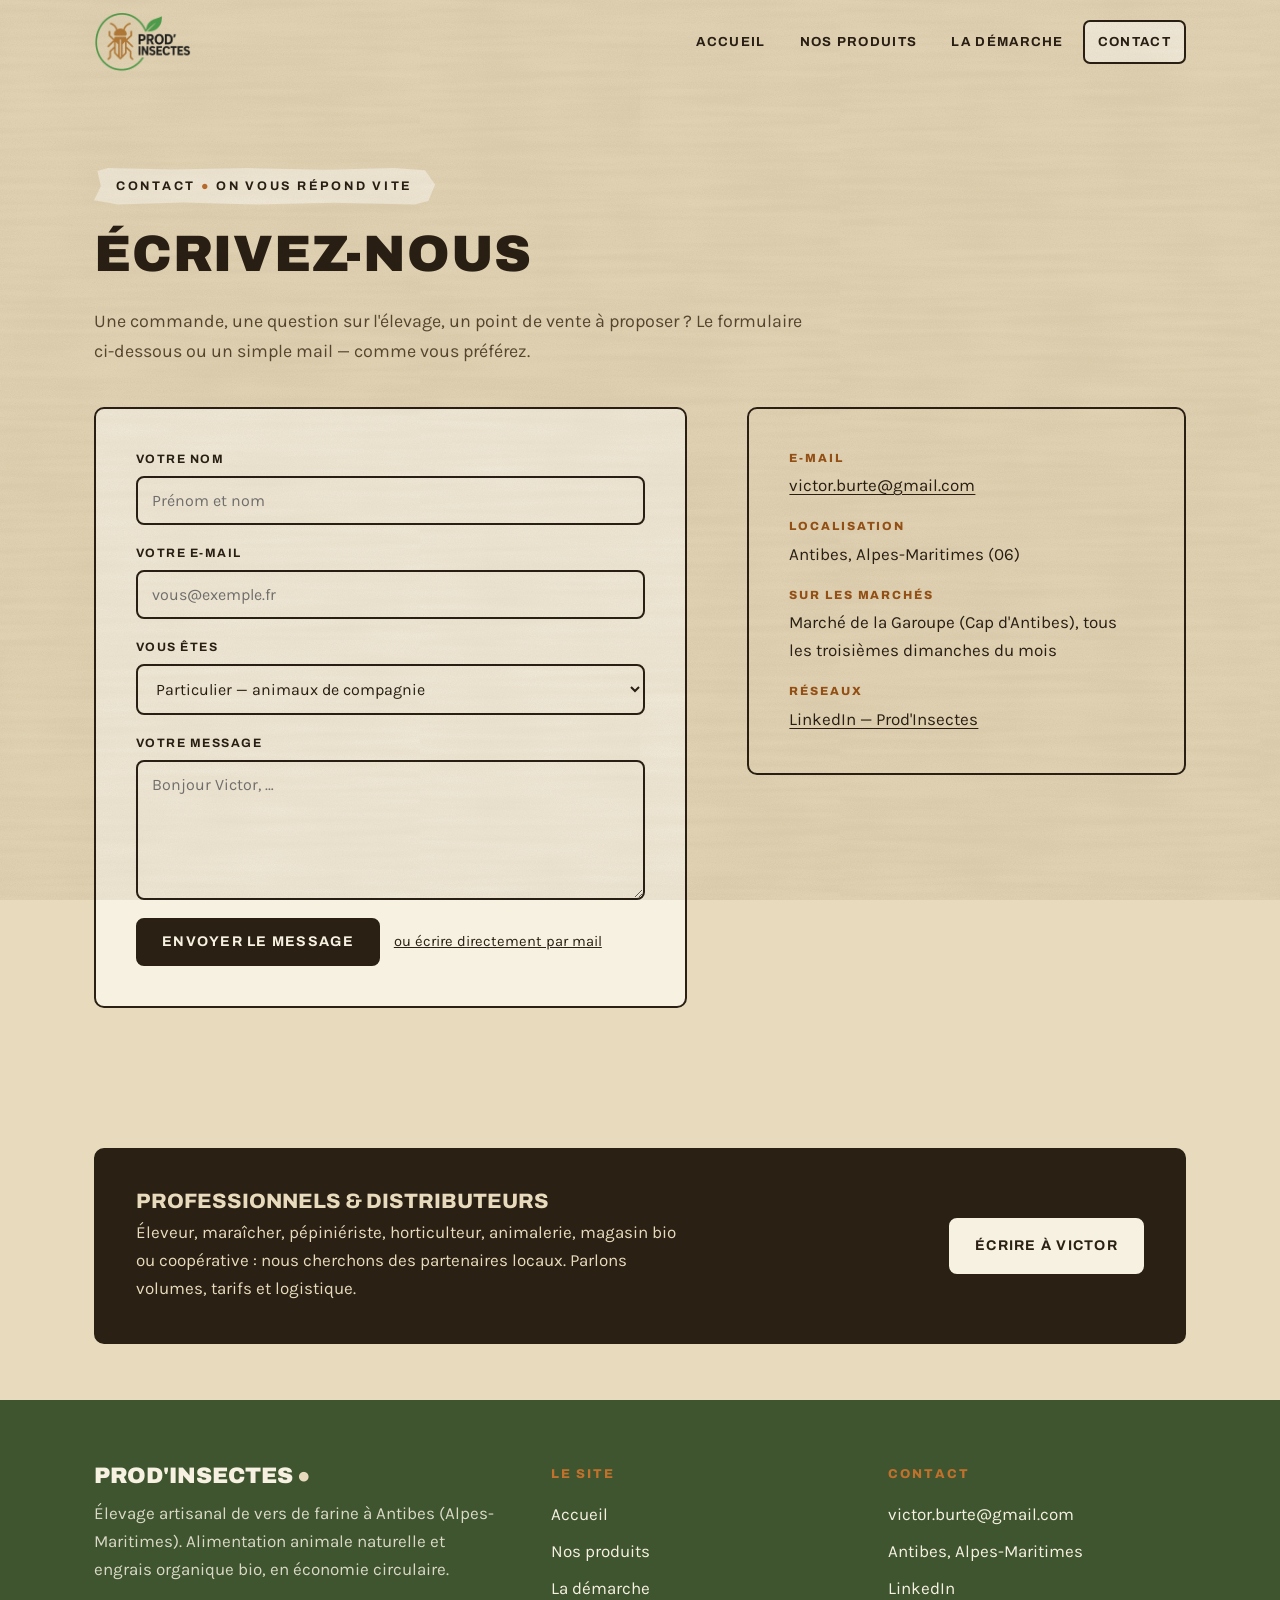
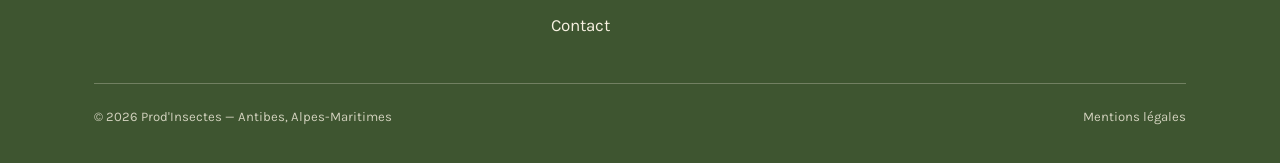
<file: Contact.html>
<!DOCTYPE html>
<html lang="fr">
<head>
<meta charset="utf-8"></meta>
<meta name="viewport" content="width=device-width, initial-scale=1"></meta>
<title>Contact — Prod'Insectes, élevage de vers de farine à Antibes</title>
<meta name="description" content="Contactez Prod'Insectes à Antibes (Alpes-Maritimes) : commandes de vers de farine et d'engrais organique bio, demandes professionnelles et distribution."></meta>
<link rel="preconnect" href="https://fonts.googleapis.com"></link>
<link rel="preconnect" href="https://fonts.gstatic.com" crossorigin="anonymous"></link>
<link href="https://fonts.googleapis.com/css2?family=Archivo:wght@500;700;900&amp;family=Bricolage+Grotesque:wght@500;700;800&amp;family=Karla:wght@400;500;700&amp;family=Source+Sans+3:wght@400;600&amp;family=Space+Grotesk:wght@500;700&amp;family=Work+Sans:wght@400;500;600&amp;display=swap" rel="stylesheet"></link>
<link rel="stylesheet" href="site.css"></link>
<script src="theme-boot.js"></script>
<style>
.contact-grid {
  display: grid;
  grid-template-columns: 1.15fr 0.85fr;
  gap: clamp(28px, 5vw, 60px);
  align-items: start;
}
.contact-card {
  background: var(--paper);
  border: var(--border);
  border-radius: var(--radius);
  padding: clamp(24px, 4vw, 40px);
}
.info-list { list-style: none; margin: 0; padding: 0; display: grid; gap: 18px; }
.info-list li { display: grid; gap: 3px; }
.info-list .il-label {
  font-family: var(--font-head);
  font-weight: 800;
  font-size: 0.74rem;
  text-transform: uppercase;
  letter-spacing: 0.16em;
  color: var(--ocre-deep);
}
.info-list a { text-decoration: underline; text-underline-offset: 3px; }
.form-success {
  display: none;
  border: var(--border);
  border-radius: var(--radius);
  background: var(--green-deep);
  color: var(--paper);
  padding: 24px;
  text-align: center;
}
.form-success strong { font-family: var(--font-head); text-transform: uppercase; letter-spacing: 0.06em; display: block; margin-bottom: 6px; }
form.sent .form-fields { display: none; }
form.sent + .form-success, form.sent .form-success { display: block; }
@media (max-width: 880px) {
  .contact-grid { grid-template-columns: 1fr; }
}
</style>
</head>
<body>

<header class="site-header">
  <div class="container">
    <a class="brand" href="index.html">
      <img src="assets/logo2.png" alt="Prod'Insectes — élevage artisanal de vers de farine à Antibes">
    </a>
    <nav class="site-nav" id="nav" aria-label="Navigation principale">
      <a href="index.html">Accueil</a>
      <a href="Produits.html">Nos produits</a>
      <a href="Demarche.html">La démarche</a>
      <a href="Contact.html" class="active" aria-current="page">Contact</a>
    </nav>
    <button class="nav-toggle" type="button" aria-expanded="false" aria-controls="nav">Menu</button>
  </div>
</header>

<main>

  <section class="band" data-screen-label="Contact">
    <div class="container">
      <div class="section-head">
        <span class="kicker">Contact <span class="dot">●</span> On vous répond vite</span>
        <h1 class="section-title" style="font-size: clamp(2rem, 4.4vw, 3.2rem);">Écrivez-nous</h1>
        <p class="lead">
          Une commande, une question sur l'élevage, un point de vente à proposer ?
          Le formulaire ci-dessous ou un simple mail — comme vous préférez.
        </p>
      </div>

      <div class="contact-grid">
        <!-- Formulaire (envoi simulé, mailto en secours) -->
        <div class="contact-card reveal">
          <form id="contact-form" novalidate="novalidate">
            <div class="form-fields">
              <div class="field">
                <label for="f-nom">Votre nom</label>
                <input id="f-nom" name="nom" type="text" autocomplete="name" required="required" placeholder="Prénom et nom">
              </div>
              <div class="field">
                <label for="f-mail">Votre e-mail</label>
                <input id="f-mail" name="email" type="email" autocomplete="email" required="required" placeholder="vous@exemple.fr">
              </div>
              <div class="field">
                <label for="f-profil">Vous êtes</label>
                <select id="f-profil" name="profil">
                  <option>Particulier — animaux de compagnie</option>
                  <option>Particulier — basse-cour / jardin</option>
                  <option>Aquariophile / pêcheur</option>
                  <option>Professionnel — éleveur / maraîcher / horticulteur</option>
                  <option>Professionnel — animalerie / magasin bio / coopérative</option>
                  <option>Autre</option>
                </select>
              </div>
              <div class="field">
                <label for="f-msg">Votre message</label>
                <textarea id="f-msg" name="message" required="required" placeholder="Bonjour Victor, …"></textarea>
              </div>
              <p id="form-error" style="display: none; color: var(--ocre-deep); font-weight: 700; margin: 0 0 14px;">
                Merci de renseigner votre nom, un e-mail valide et un message.
              </p>
              <div style="display: flex; flex-wrap: wrap; gap: 14px; align-items: center;">
                <button class="btn btn-primary" type="submit">Envoyer le message</button>
                <a href="mailto:victor.burte@gmail.com" style="font-size: 0.92rem;">ou écrire directement par mail</a>
              </div>
            </div>
            <div class="form-success" role="status">
              <strong>Message envoyé — merci !</strong>
              Nous revenons vers vous très vite à l'adresse indiquée.
            </div>
          </form>
        </div>

        <!-- Coordonnées -->
        <div class="contact-card reveal" style="--d: 0.1s; background: var(--kraft);">
          <ul class="info-list">
            <li>
              <span class="il-label">E-mail</span>
              <a href="mailto:victor.burte@gmail.com">victor.burte@gmail.com</a>
            </li>
            <li>
              <span class="il-label">Localisation</span>
              <span>Antibes, Alpes-Maritimes (06)</span>
            </li>
            <li>
              <span class="il-label">Sur les marchés</span>
              <span>Marché de la Garoupe (Cap d'Antibes), tous les troisièmes dimanches du mois</span>
            </li>
            <li>
              <span class="il-label">Réseaux</span>
              <a href="https://www.linkedin.com/company/prod-insectes" target="_blank" rel="noopener">LinkedIn — Prod'Insectes</a>
            </li>
          </ul>
        </div>
      </div>
    </div>
  </section>

  <!-- ── Encart pros ───────────────────────────────────────── -->
  <section class="band band-tight" id="pros" data-screen-label="Contact — professionnels">
    <div class="container">
      <div class="callout callout-ink reveal">
        <div class="co-text">
          <h3>Professionnels &amp; distributeurs</h3>
          <p>Éleveur, maraîcher, pépiniériste, horticulteur, animalerie, magasin bio ou
          coopérative : nous cherchons des partenaires locaux. Parlons volumes, tarifs
          et logistique.</p>
        </div>
        <a class="btn btn-on-dark" href="mailto:victor.burte@gmail.com?subject=Demande%20professionnelle%20—%20Prod'Insectes">Écrire à Victor</a>
      </div>
    </div>
  </section>

</main>

<footer class="site-footer" data-screen-label="Footer">
  <div class="container">
    <div class="footer-grid">
      <div>
        <p class="footer-brand">Prod'Insectes <span class="leaf">●</span></p>
        <p style="max-width: 40ch; opacity: 0.85;">
          Élevage artisanal de vers de farine à Antibes (Alpes-Maritimes).
          Alimentation animale naturelle et engrais organique bio, en économie circulaire.
        </p>
      </div>
      <div>
        <h4>Le site</h4>
        <ul>
          <li><a href="index.html">Accueil</a></li>
          <li><a href="Produits.html">Nos produits</a></li>
          <li><a href="Demarche.html">La démarche</a></li>
          <li><a href="Contact.html">Contact</a></li>
        </ul>
      </div>
      <div>
        <h4>Contact</h4>
        <ul>
          <li><a href="mailto:victor.burte@gmail.com">victor.burte@gmail.com</a></li>
          <li>Antibes, Alpes-Maritimes</li>
          <li><a href="https://www.linkedin.com/company/prod-insectes" target="_blank" rel="noopener">LinkedIn</a></li>
        </ul>
      </div>
    </div>
    <div class="footer-baseline">
      <span>© 2026 Prod'Insectes — Antibes, Alpes-Maritimes</span>
      <a href="#">Mentions légales</a>
    </div>
  </div>
</footer>

<div class="grain" aria-hidden="true"></div>

<script>
(function () {
  var form = document.getElementById('contact-form');
  if (!form) return;
  form.addEventListener('submit', function (e) {
    e.preventDefault();
    var nom = document.getElementById('f-nom');
    var mail = document.getElementById('f-mail');
    var msg = document.getElementById('f-msg');
    var err = document.getElementById('form-error');
    var ok = nom.value.trim() !== '' && /.+@.+\..+/.test(mail.value) && msg.value.trim() !== '';
    if (!ok) {
      err.style.display = 'block';
      return;
    }
    err.style.display = 'none';
    form.classList.add('sent');
  });
})();
</script>

<script src="site.js"></script>

</body>
</html>
</file>
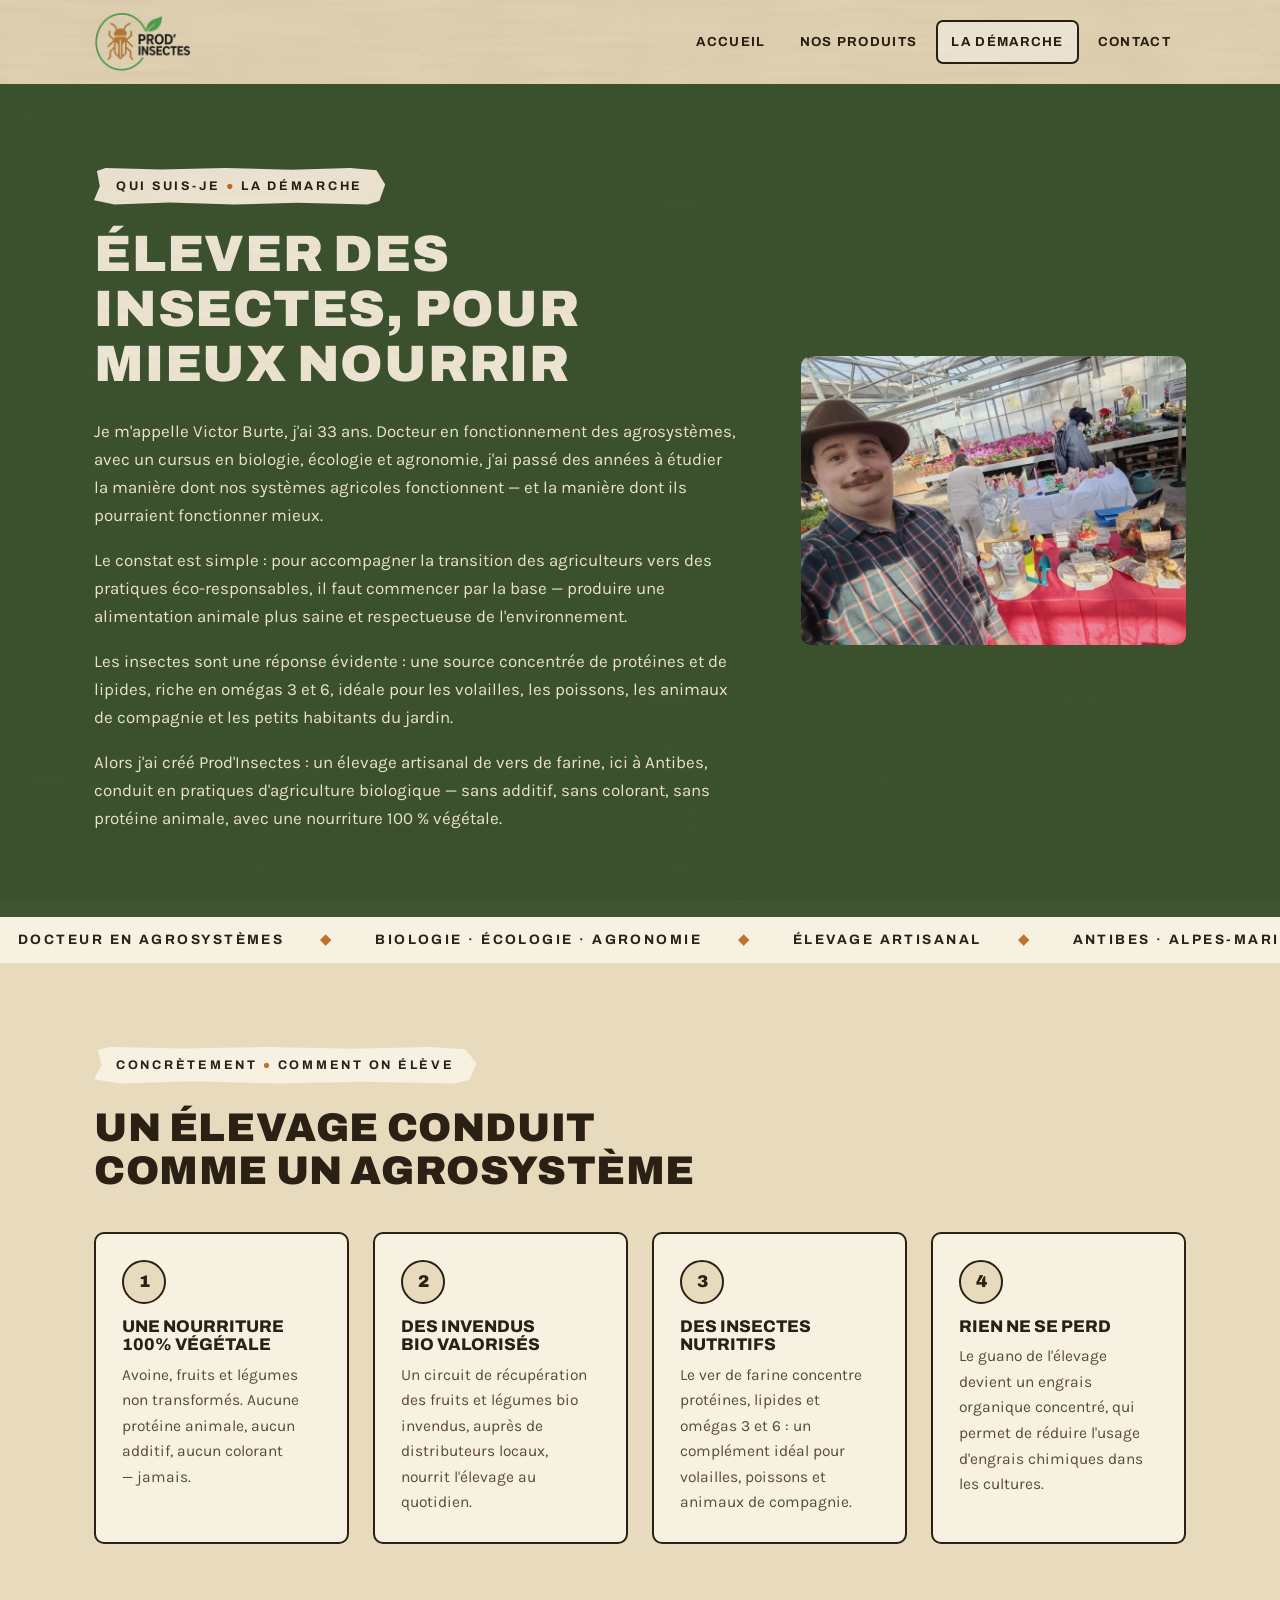
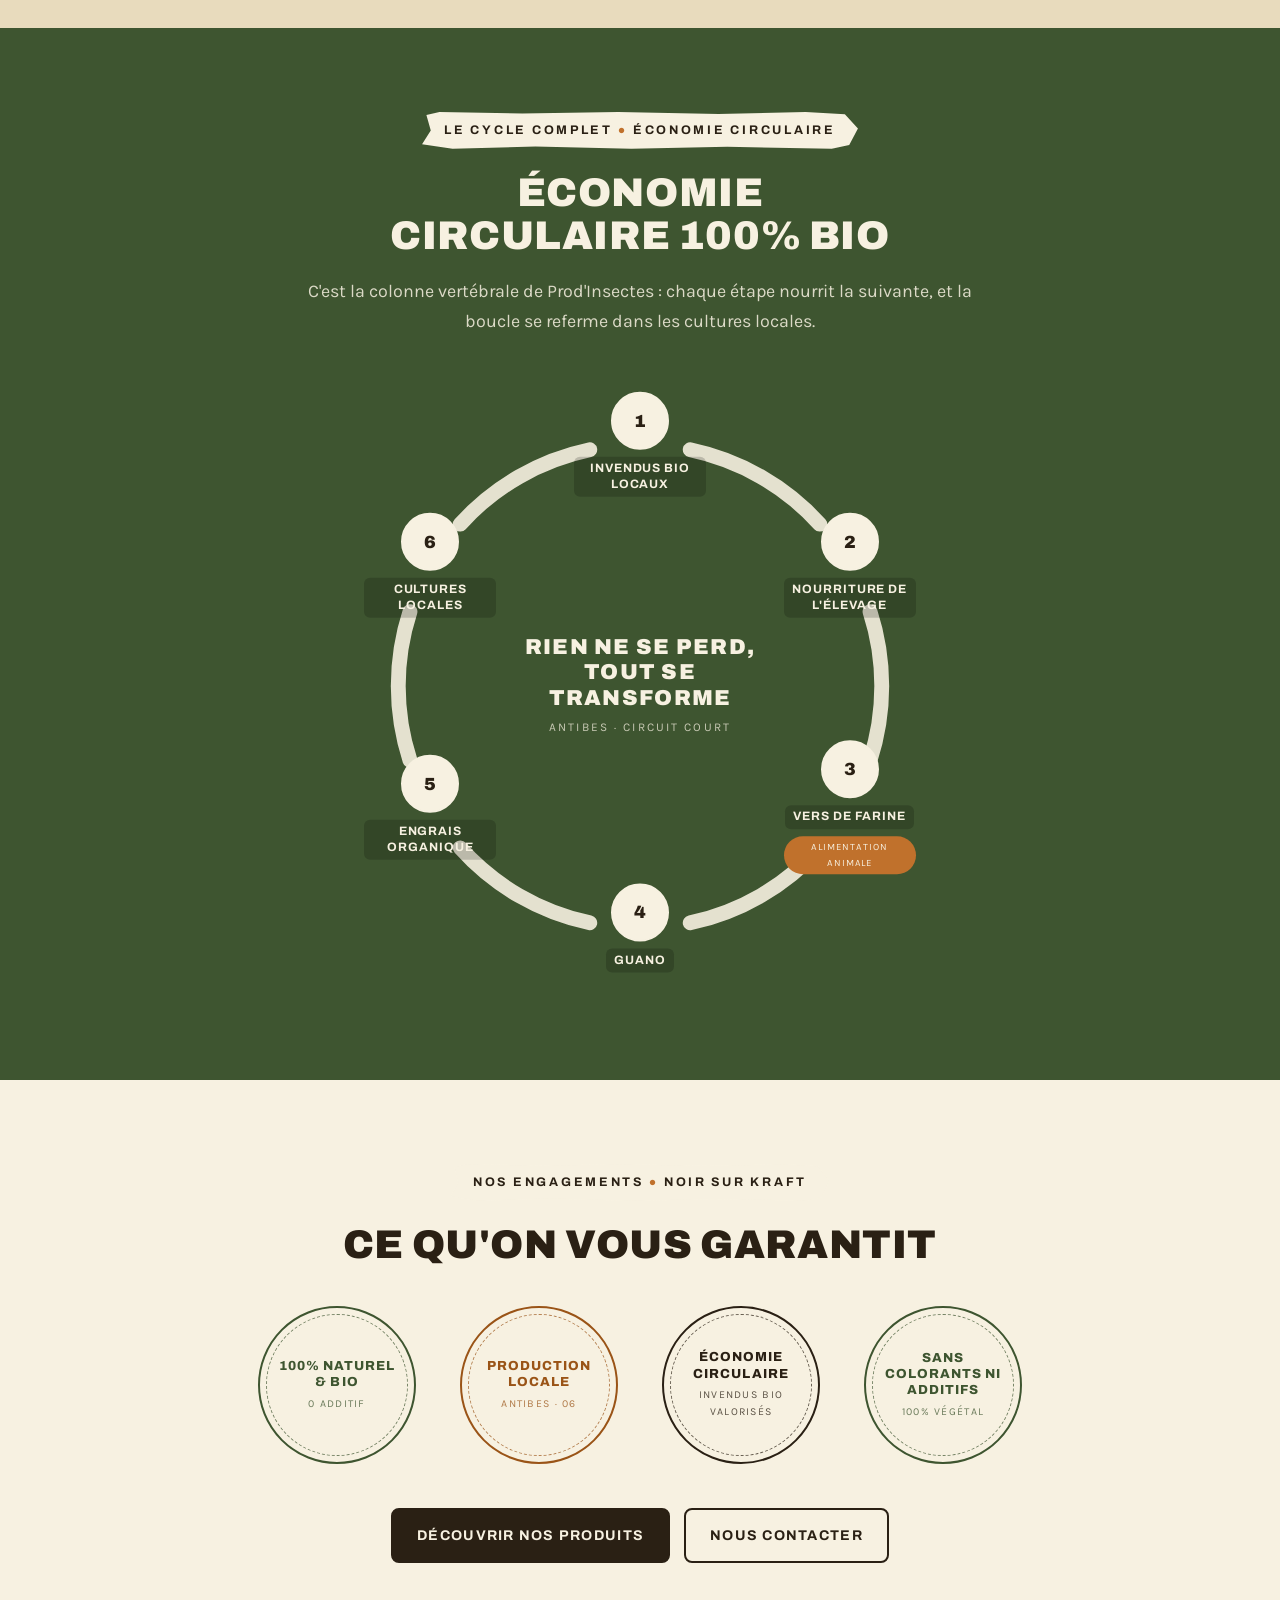
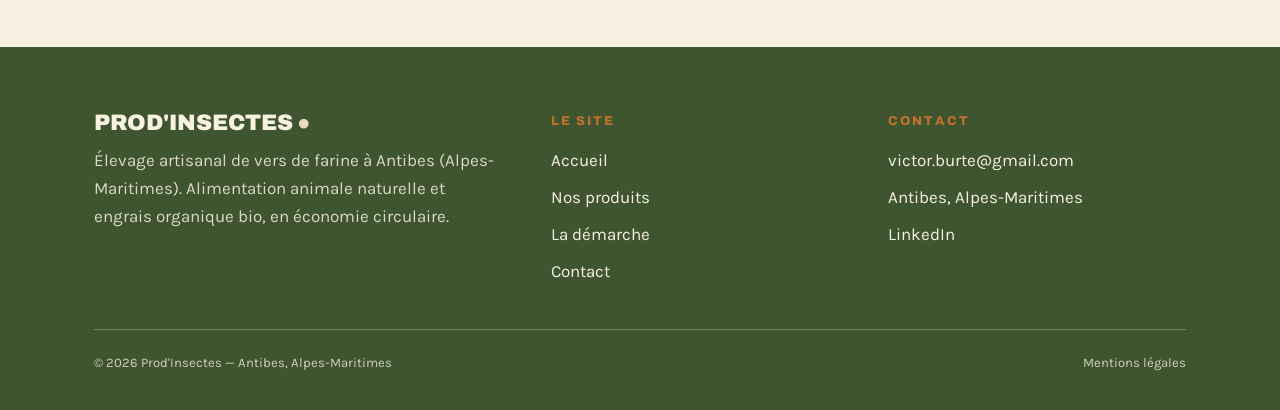
<file: Demarche.html>
<!DOCTYPE html>
<html lang="fr">
<head>
<meta charset="utf-8"></meta>
<meta name="viewport" content="width=device-width, initial-scale=1"></meta>
<title>La démarche — Élevage d'insectes bio et économie circulaire à Antibes | Prod'Insectes</title>
<meta name="description" content="Victor Burte, docteur en agronomie, élève des vers de farine à Antibes en pratiques d'agriculture biologique : nourriture 100 % végétale issue d'invendus bio locaux, guano valorisé en engrais organique."></meta>
<link rel="preconnect" href="https://fonts.googleapis.com"></link>
<link rel="preconnect" href="https://fonts.gstatic.com" crossorigin="anonymous"></link>
<link href="https://fonts.googleapis.com/css2?family=Archivo:wght@500;700;900&amp;family=Bricolage+Grotesque:wght@500;700;800&amp;family=Karla:wght@400;500;700&amp;family=Source+Sans+3:wght@400;600&amp;family=Space+Grotesk:wght@500;700&amp;family=Work+Sans:wght@400;500;600&amp;display=swap" rel="stylesheet"></link>
<link rel="stylesheet" href="site.css"></link>
<script src="theme-boot.js"></script>
<style>
.story p { font-size: 1.06rem; }
.demarche-intro {
  display: grid;
  grid-template-columns: minmax(0, 1.25fr) minmax(0, 0.75fr);
  gap: clamp(28px, 5vw, 64px);
  align-items: center;
}
.demarche-photo { max-width: 400px; width: 100%; justify-self: center; border-radius: var(--radius); }
@media (max-width: 880px) {
  .demarche-intro { grid-template-columns: 1fr; }
  .demarche-photo { max-width: 420px; }
}
.pillars {
  display: grid;
  grid-template-columns: repeat(auto-fit, minmax(240px, 1fr));
  gap: 24px;
}
.pillar {
  background: var(--paper);
  border: var(--border);
  border-radius: var(--radius);
  padding: 26px;
}
.pillar .p-num {
  display: inline-grid;
  place-items: center;
  width: 44px;
  height: 44px;
  border: 2.5px solid var(--ink);
  border-radius: 50%;
  font-family: var(--font-head);
  font-weight: 900;
  margin-bottom: 14px;
  background: var(--kraft);
}
.pillar h3 { font-size: 1.06rem; font-weight: 800; text-transform: uppercase; margin: 0 0 8px; }
.pillar p { margin: 0; font-size: 0.97rem; color: var(--ink-soft); }
@media (max-width: 880px) {
  .pillars { grid-template-columns: 1fr 1fr; }
}
@media (max-width: 560px) {
  .pillars { grid-template-columns: 1fr; }
}
</style>
</head>
<body>

<header class="site-header">
  <div class="container">
    <a class="brand" href="index.html">
      <img src="assets/logo2.png" alt="Prod'Insectes — élevage artisanal de vers de farine à Antibes">
    </a>
    <nav class="site-nav" id="nav" aria-label="Navigation principale">
      <a href="index.html">Accueil</a>
      <a href="Produits.html">Nos produits</a>
      <a href="Demarche.html" class="active" aria-current="page">La démarche</a>
      <a href="Contact.html">Contact</a>
    </nav>
    <button class="nav-toggle" type="button" aria-expanded="false" aria-controls="nav">Menu</button>
  </div>
</header>

<main>

  <!-- ── Portrait + récit ──────────────────────────────────── -->
  <section class="band band-green" data-screen-label="Démarche — portrait">
    <div class="container demarche-intro">
      <div class="story reveal">
        <span class="kicker">Qui suis-je <span class="dot">●</span> La démarche</span>
        <h1 class="section-title" style="font-size: clamp(2rem, 4.4vw, 3.2rem);">Élever des insectes, pour mieux nourrir</h1>
        <p>
          Je m'appelle Victor Burte, j'ai 33 ans. Docteur en fonctionnement des
          agrosystèmes, avec un cursus en biologie, écologie et agronomie, j'ai passé
          des années à étudier la manière dont nos systèmes agricoles fonctionnent —
          et la manière dont ils pourraient fonctionner mieux.
        </p>
        <p>
          Le constat est simple : pour accompagner la transition des agriculteurs vers des
          pratiques éco-responsables, il faut commencer par la base — produire une
          alimentation animale plus saine et respectueuse de l'environnement.
        </p>
        <p>
          Les insectes sont une réponse évidente : une source concentrée de protéines et de
          lipides, riche en omégas 3 et 6, idéale pour les volailles, les poissons, les
          animaux de compagnie et les petits habitants du jardin.
        </p>
        <p>
          Alors j'ai créé Prod'Insectes : un élevage artisanal de vers de farine, ici à
          Antibes, conduit en pratiques d'agriculture biologique — sans additif, sans
          colorant, sans protéine animale, avec une nourriture 100&nbsp;% végétale.
        </p>
      </div>
      <img class="demarche-photo reveal" style="--d: 0.15s;" src="assets/marche-producteur.jpg" alt="Victor Burte sur son stand au marché de producteurs">
    </div>
  </section>

  <!-- ── Bandeau ───────────────────────────────────────────── -->
  <div class="strip" aria-hidden="true">
    <div class="strip-inner">
      <span>Docteur en agrosystèmes</span><span class="sep">◆</span>
      <span>Biologie · Écologie · Agronomie</span><span class="sep">◆</span>
      <span>Élevage artisanal</span><span class="sep">◆</span>
      <span>Antibes · Alpes-Maritimes</span><span class="sep">◆</span>
      <span>Docteur en agrosystèmes</span><span class="sep">◆</span>
      <span>Biologie · Écologie · Agronomie</span><span class="sep">◆</span>
      <span>Élevage artisanal</span>
    </div>
  </div>

  <!-- ── Les piliers ───────────────────────────────────────── -->
  <section class="band" data-screen-label="Démarche — piliers">
    <div class="container">
      <div class="section-head">
        <span class="kicker">Concrètement <span class="dot">●</span> Comment on élève</span>
        <h2 class="section-title">Un élevage conduit comme un agrosystème</h2>
      </div>
      <div class="pillars">
        <div class="pillar reveal" style="--d: 0s;">
          <span class="p-num">1</span>
          <h3>Une nourriture 100% végétale</h3>
          <p>Avoine, fruits et légumes non transformés. Aucune protéine animale,
          aucun additif, aucun colorant — jamais.</p>
        </div>
        <div class="pillar reveal" style="--d: 0.1s;">
          <span class="p-num">2</span>
          <h3>Des invendus bio valorisés</h3>
          <p>Un circuit de récupération des fruits et légumes bio invendus, auprès de
          distributeurs locaux, nourrit l'élevage au quotidien.</p>
        </div>
        <div class="pillar reveal" style="--d: 0.2s;">
          <span class="p-num">3</span>
          <h3>Des insectes nutritifs</h3>
          <p>Le ver de farine concentre protéines, lipides et omégas 3 et 6 :
          un complément idéal pour volailles, poissons et animaux de compagnie.</p>
        </div>
        <div class="pillar reveal" style="--d: 0.3s;">
          <span class="p-num">4</span>
          <h3>Rien ne se perd</h3>
          <p>Le guano de l'élevage devient un engrais organique concentré, qui permet
          de réduire l'usage d'engrais chimiques dans les cultures.</p>
        </div>
      </div>
    </div>
  </section>

  <!-- ── Économie circulaire ───────────────────────────────── -->
  <section class="band band-green" id="cycle" data-screen-label="Démarche — économie circulaire">
    <div class="container">
      <div class="section-head centered">
        <span class="kicker">Le cycle complet <span class="dot">●</span> Économie circulaire</span>
        <h2 class="section-title">Économie circulaire 100% bio</h2>
        <p class="lead">
          C'est la colonne vertébrale de Prod'Insectes : chaque étape nourrit la suivante,
          et la boucle se referme dans les cultures locales.
        </p>
      </div>

      <div class="cycle-wrap">
        <div class="cycle">
          <svg class="cycle-svg" viewBox="0 0 100 100" aria-hidden="true">
            <defs>
              <marker id="cycle-arrow" viewBox="0 0 8 8" refX="6.4" refY="4" markerWidth="3.6" markerHeight="3.6" orient="auto"><path d="M 0 0.6 L 7.4 4 L 0 7.4 Z" fill="currentColor"></path></marker>
            </defs>
            <g fill="none" stroke="currentColor" stroke-width="2.4" stroke-linecap="round">
              <path d="M 58.1 11.9 A 39 39 0 0 1 79 23.9" marker-end="url(#cycle-arrow)"></path>
              <path d="M 87.1 38 A 39 39 0 0 1 87.1 62" marker-end="url(#cycle-arrow)"></path>
              <path d="M 79 76.1 A 39 39 0 0 1 58.1 88.2" marker-end="url(#cycle-arrow)"></path>
              <path d="M 41.9 88.2 A 39 39 0 0 1 21 76.1" marker-end="url(#cycle-arrow)"></path>
              <path d="M 12.9 62 A 39 39 0 0 1 12.9 38" marker-end="url(#cycle-arrow)"></path>
              <path d="M 21 23.9 A 39 39 0 0 1 41.9 11.9" marker-end="url(#cycle-arrow)"></path>
            </g>
          </svg>
          <div class="cycle-center">
            <div class="cc-inner">
              <strong>Rien ne se perd, tout se transforme</strong>
              <small>Antibes · Circuit court</small>
            </div>
          </div>
          <div class="cycle-node" style="left: 50%; top: 11%; --d: 0s;">
            <span class="cn-dot">1</span>
            <span class="cn-label">Invendus bio locaux</span>
          </div>
          <div class="cycle-node" style="left: 83.8%; top: 30.5%; --d: 0.7s;">
            <span class="cn-dot">2</span>
            <span class="cn-label">Nourriture de l'élevage</span>
          </div>
          <div class="cycle-node" style="left: 83.8%; top: 69.5%; --d: 1.4s;">
            <span class="cn-dot">3</span>
            <span class="cn-label">Vers de farine</span>
            <span class="cn-tag">Alimentation animale</span>
          </div>
          <div class="cycle-node" style="left: 50%; top: 89%; --d: 2.1s;">
            <span class="cn-dot">4</span>
            <span class="cn-label">Guano</span>
          </div>
          <div class="cycle-node" style="left: 16.2%; top: 69.5%; --d: 2.8s;">
            <span class="cn-dot">5</span>
            <span class="cn-label">Engrais organique</span>
          </div>
          <div class="cycle-node" style="left: 16.2%; top: 30.5%; --d: 3.5s;">
            <span class="cn-dot">6</span>
            <span class="cn-label">Cultures locales</span>
          </div>
        </div>

        <!-- Variante mobile -->
        <div class="cycle-list" role="list">
          <div class="cl-item" role="listitem"><span class="cn-dot">1</span><span class="cn-label">Invendus bio locaux</span></div>
          <div class="cl-arrow"></div>
          <div class="cl-item" role="listitem"><span class="cn-dot">2</span><span class="cn-label">Nourriture de l'élevage</span></div>
          <div class="cl-arrow"></div>
          <div class="cl-item" role="listitem"><span class="cn-dot">3</span><span class="cn-label">Vers de farine → alimentation animale</span></div>
          <div class="cl-arrow"></div>
          <div class="cl-item" role="listitem"><span class="cn-dot">4</span><span class="cn-label">Guano</span></div>
          <div class="cl-arrow"></div>
          <div class="cl-item" role="listitem"><span class="cn-dot">5</span><span class="cn-label">Engrais organique</span></div>
          <div class="cl-arrow"></div>
          <div class="cl-item" role="listitem"><span class="cn-dot">6</span><span class="cn-label">Cultures locales… et on recommence</span></div>
        </div>
      </div>
    </div>
  </section>

  <!-- ── Engagements ───────────────────────────────────────── -->
  <section class="band band-paper" data-screen-label="Démarche — engagements">
    <div class="container">
      <div class="section-head centered">
        <span class="kicker">Nos engagements <span class="dot">●</span> Noir sur kraft</span>
        <h2 class="section-title">Ce qu'on vous garantit</h2>
      </div>
      <div class="stamps">
        <div class="stamp reveal" style="--rot: -4deg; --d: 0s; color: var(--green-deep);">
          <strong>100% naturel &amp; bio</strong>
          <small>0 additif</small>
        </div>
        <div class="stamp reveal" style="--rot: 3deg; --d: 0.1s; color: var(--ocre-deep);">
          <strong>Production locale</strong>
          <small>Antibes · 06</small>
        </div>
        <div class="stamp reveal" style="--rot: -2deg; --d: 0.2s; color: var(--ink);">
          <strong>Économie circulaire</strong>
          <small>Invendus bio valorisés</small>
        </div>
        <div class="stamp reveal" style="--rot: 4deg; --d: 0.3s; color: var(--green-deep);">
          <strong>Sans colorants ni additifs</strong>
          <small>100% végétal</small>
        </div>
      </div>
      <div style="display: flex; justify-content: center; gap: 14px; flex-wrap: wrap; margin-top: 44px;">
        <a class="btn btn-primary" href="Produits.html">Découvrir nos produits</a>
        <a class="btn btn-outline" href="Contact.html">Nous contacter</a>
      </div>
    </div>
  </section>

</main>

<footer class="site-footer" data-screen-label="Footer">
  <div class="container">
    <div class="footer-grid">
      <div>
        <p class="footer-brand">Prod'Insectes <span class="leaf">●</span></p>
        <p style="max-width: 40ch; opacity: 0.85;">
          Élevage artisanal de vers de farine à Antibes (Alpes-Maritimes).
          Alimentation animale naturelle et engrais organique bio, en économie circulaire.
        </p>
      </div>
      <div>
        <h4>Le site</h4>
        <ul>
          <li><a href="index.html">Accueil</a></li>
          <li><a href="Produits.html">Nos produits</a></li>
          <li><a href="Demarche.html">La démarche</a></li>
          <li><a href="Contact.html">Contact</a></li>
        </ul>
      </div>
      <div>
        <h4>Contact</h4>
        <ul>
          <li><a href="mailto:victor.burte@gmail.com">victor.burte@gmail.com</a></li>
          <li>Antibes, Alpes-Maritimes</li>
          <li><a href="https://www.linkedin.com/company/prod-insectes" target="_blank" rel="noopener">LinkedIn</a></li>
        </ul>
      </div>
    </div>
    <div class="footer-baseline">
      <span>© 2026 Prod'Insectes — Antibes, Alpes-Maritimes</span>
      <a href="#">Mentions légales</a>
    </div>
  </div>
</footer>

<div class="grain" aria-hidden="true"></div>

<script src="site.js"></script>

</body>
</html>
</file>
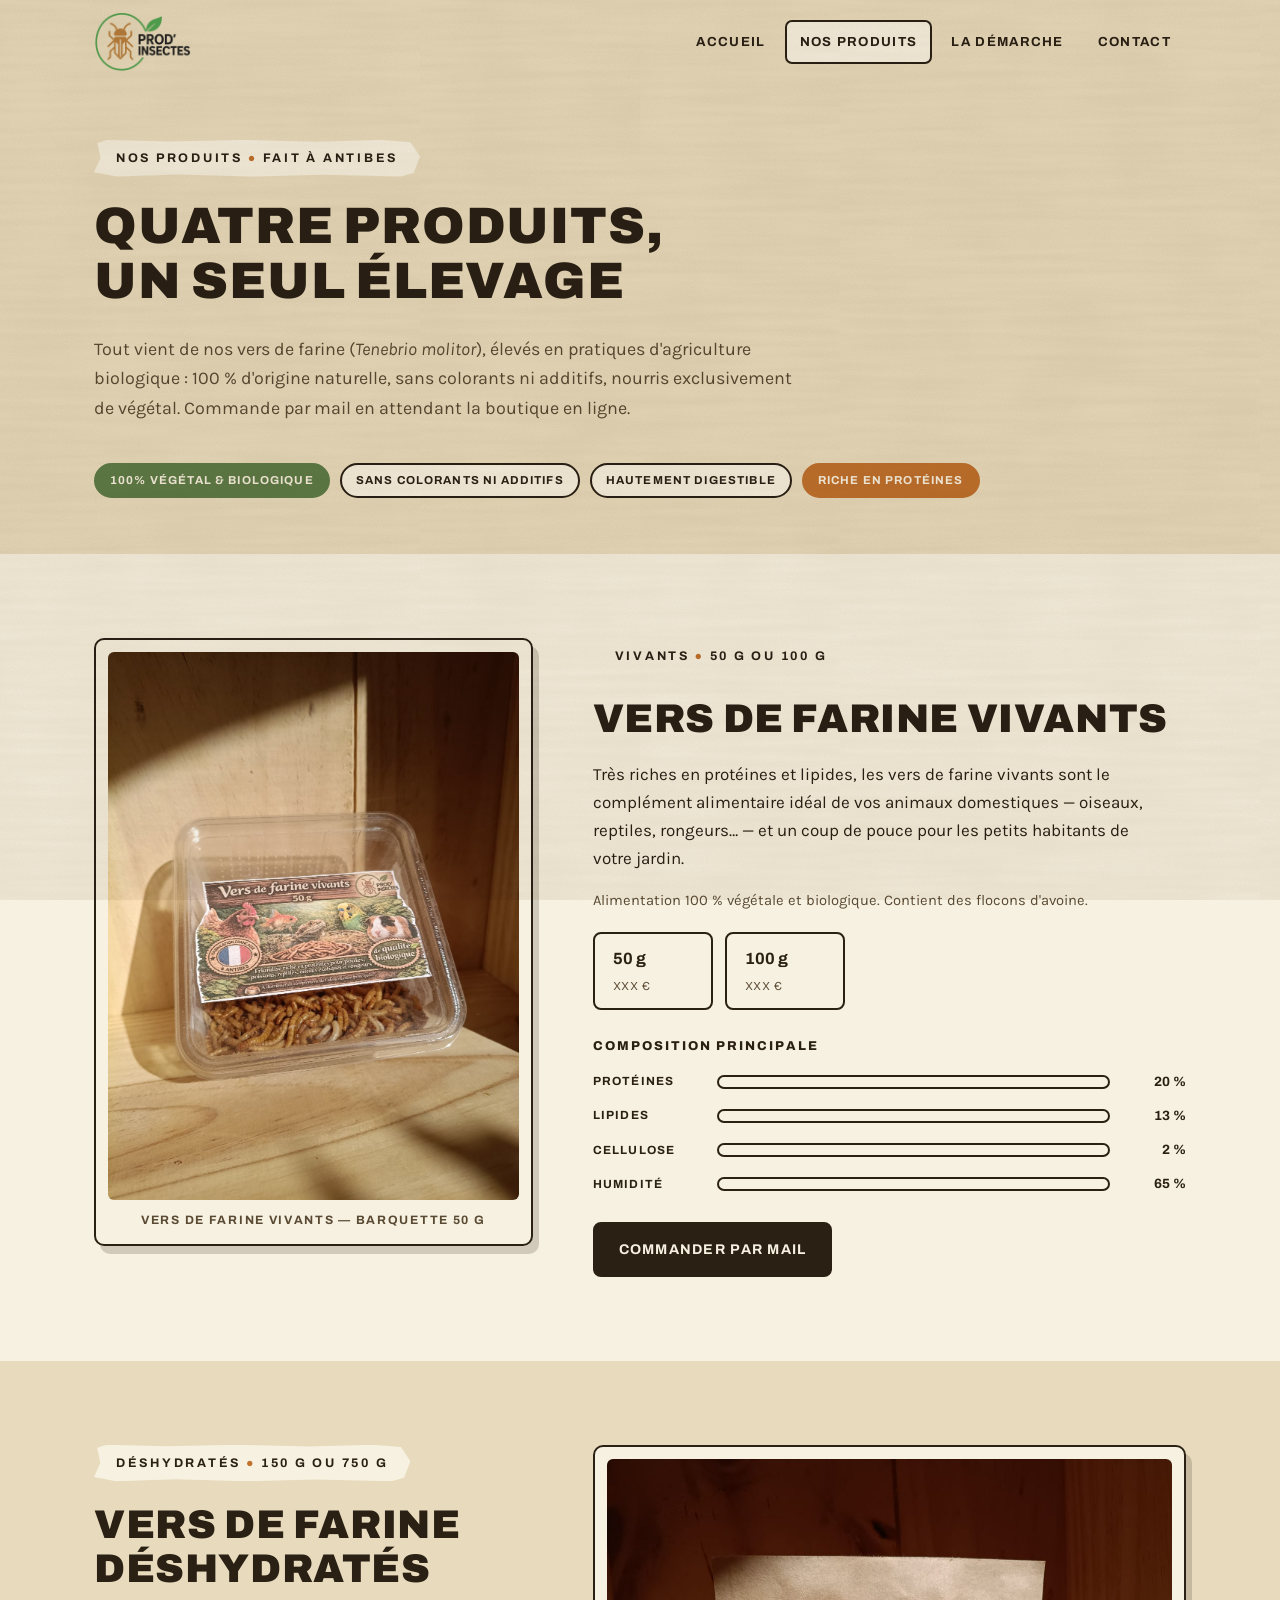
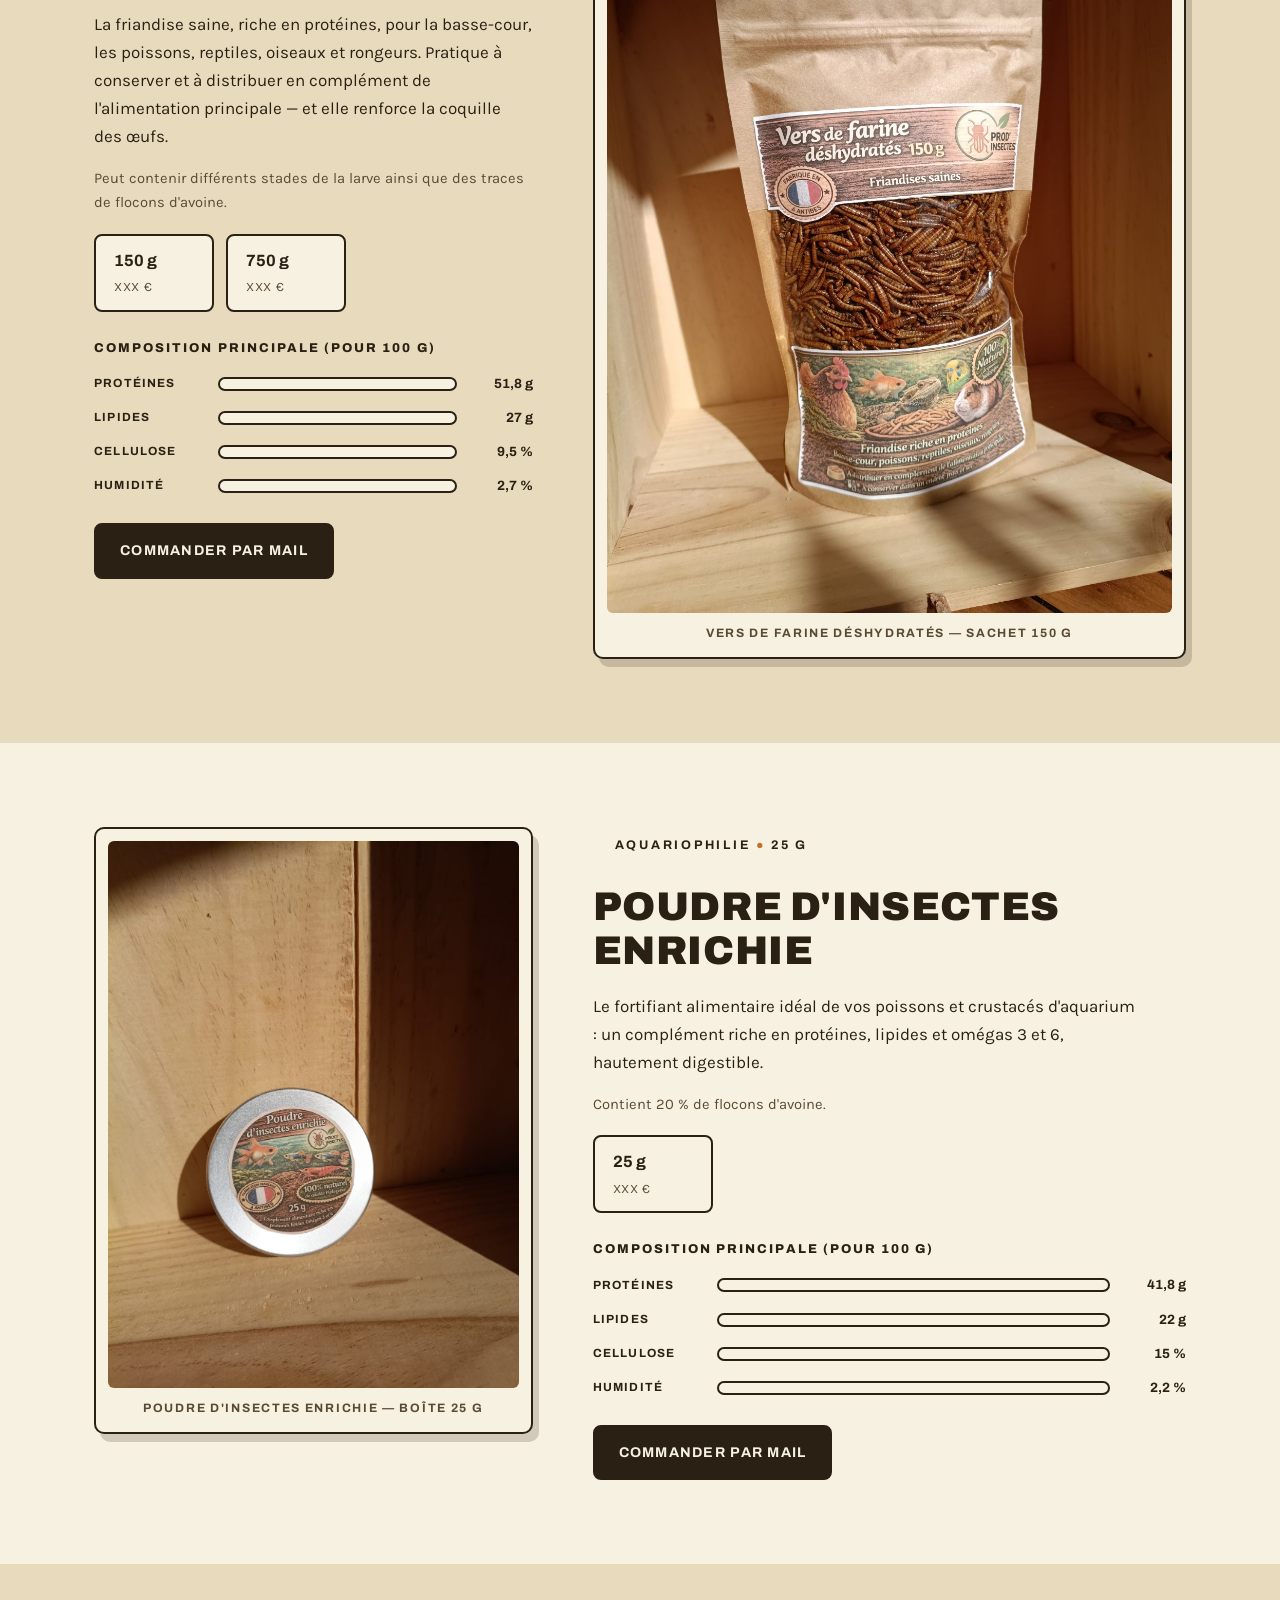
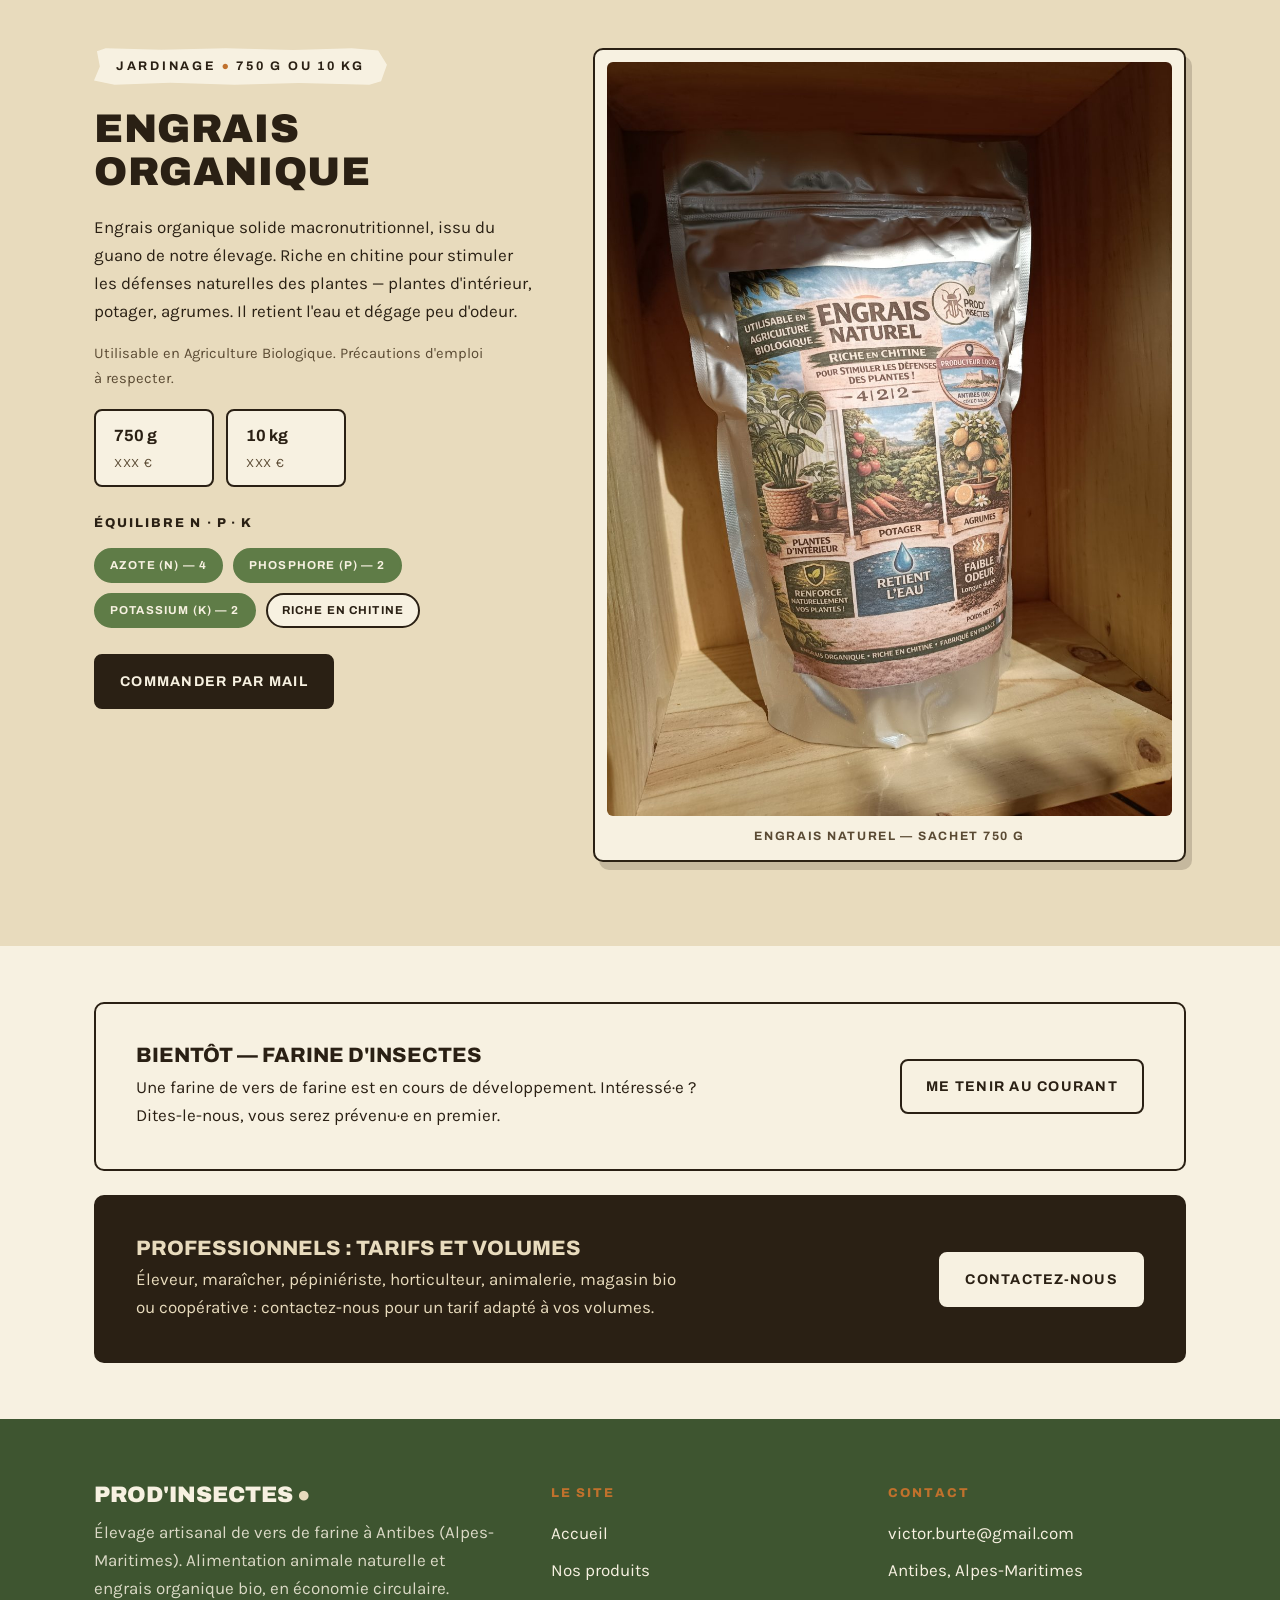
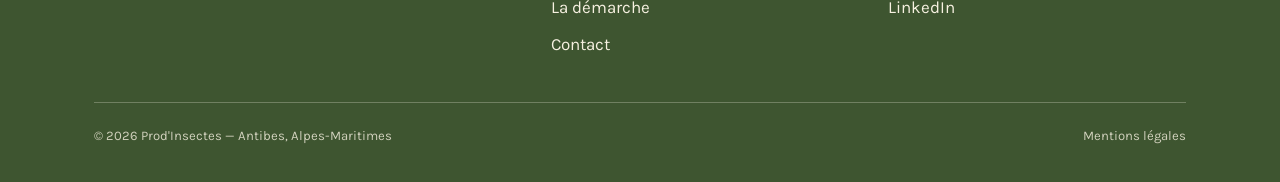
<file: Produits.html>
<!DOCTYPE html>
<html lang="fr">
<head>
<meta charset="utf-8"></meta>
<meta name="viewport" content="width=device-width, initial-scale=1"></meta>
<title>Nos produits — Vers de farine vivants, déshydratés, poudre et engrais bio | Prod'Insectes Antibes</title>
<meta name="description" content="Vers de farine vivants et déshydratés, poudre d'insectes enrichie et engrais organique bio issus de notre élevage d'insectes à Antibes (Alpes-Maritimes). Alimentation animale naturelle, sans additifs."></meta>
<link rel="preconnect" href="https://fonts.googleapis.com"></link>
<link rel="preconnect" href="https://fonts.gstatic.com" crossorigin="anonymous"></link>
<link href="https://fonts.googleapis.com/css2?family=Archivo:wght@500;700;900&amp;family=Bricolage+Grotesque:wght@500;700;800&amp;family=Karla:wght@400;500;700&amp;family=Source+Sans+3:wght@400;600&amp;family=Space+Grotesk:wght@500;700&amp;family=Work+Sans:wght@400;500;600&amp;display=swap" rel="stylesheet"></link>
<link rel="stylesheet" href="site.css"></link>
<script src="theme-boot.js"></script>
<style>
.product-sheet {
  display: grid;
  grid-template-columns: 0.85fr 1.15fr;
  gap: clamp(28px, 5vw, 60px);
  align-items: start;
}
.product-sheet.flip .ps-photo { order: 2; }
.ps-photo { position: sticky; top: 96px; }
.ps-formats {
  display: flex;
  flex-wrap: wrap;
  gap: 12px;
  margin: 18px 0 6px;
}
.ps-format {
  border: var(--border);
  border-radius: 8px;
  background: var(--paper);
  padding: 12px 18px;
  display: grid;
  gap: 2px;
  min-width: 120px;
}
.ps-format strong { font-family: var(--font-head); font-size: 1.02rem; }
.ps-format span { font-size: 0.8rem; color: var(--ink-soft); letter-spacing: 0.05em; text-transform: uppercase; }
.ps-note { font-size: 0.92rem; color: var(--ink-soft); }
.ps-compo-title {
  font-family: var(--font-head);
  font-weight: 800;
  font-size: 0.8rem;
  text-transform: uppercase;
  letter-spacing: 0.16em;
  margin: 26px 0 14px;
}
@media (max-width: 880px) {
  .product-sheet { grid-template-columns: 1fr; }
  .product-sheet.flip .ps-photo { order: 0; }
  .ps-photo { position: static; max-width: 440px; }
}
</style>
</head>
<body>

<header class="site-header">
  <div class="container">
    <a class="brand" href="index.html">
      <img src="assets/logo2.png" alt="Prod'Insectes — élevage artisanal de vers de farine à Antibes">
    </a>
    <nav class="site-nav" id="nav" aria-label="Navigation principale">
      <a href="index.html">Accueil</a>
      <a href="Produits.html" class="active" aria-current="page">Nos produits</a>
      <a href="Demarche.html">La démarche</a>
      <a href="Contact.html">Contact</a>
    </nav>
    <button class="nav-toggle" type="button" aria-expanded="false" aria-controls="nav">Menu</button>
  </div>
</header>

<main>

  <!-- ── Intro ─────────────────────────────────────────────── -->
  <section class="band band-tight" data-screen-label="Produits — intro">
    <div class="container">
      <div class="section-head">
        <span class="kicker">Nos produits <span class="dot">●</span> Fait à Antibes</span>
        <h1 class="section-title" style="font-size: clamp(2rem, 4.4vw, 3.2rem);">Quatre produits, un seul élevage</h1>
        <p class="lead">
          Tout vient de nos vers de farine (<em>Tenebrio molitor</em>), élevés en pratiques
          d'agriculture biologique : 100&nbsp;% d'origine naturelle, sans colorants ni additifs,
          nourris exclusivement de végétal. Commande par mail en attendant la boutique en ligne.
        </p>
      </div>
      <div class="badges">
        <span class="badge badge-green">100% végétal &amp; biologique</span>
        <span class="badge">Sans colorants ni additifs</span>
        <span class="badge">Hautement digestible</span>
        <span class="badge badge-ocre">Riche en protéines</span>
      </div>
    </div>
  </section>

  <!-- ── Vers vivants ──────────────────────────────────────── -->
  <section class="band band-paper" id="vivants" data-screen-label="Produit — Vers vivants">
    <div class="container product-sheet">
      <figure class="photo-frame ps-photo reveal" style="--rot: -1.5deg; margin: 0;">
        <img src="assets/vers-vivants.jpg" alt="Barquette de vers de farine vivants Prod'Insectes, 50 g">
        <figcaption>Vers de farine vivants — barquette 50 g</figcaption>
      </figure>
      <div class="reveal" style="--d: 0.1s;">
        <span class="kicker">Vivants <span class="dot">●</span> 50 g ou 100 g</span>
        <h2 class="section-title">Vers de farine vivants</h2>
        <p>
          Très riches en protéines et lipides, les vers de farine vivants sont le complément
          alimentaire idéal de vos animaux domestiques — oiseaux, reptiles, rongeurs… — et un
          coup de pouce pour les petits habitants de votre jardin.
        </p>
        <p class="ps-note">Alimentation 100&nbsp;% végétale et biologique. Contient des flocons d'avoine.</p>
        <div class="ps-formats">
          <div class="ps-format"><strong>50 g</strong><span>XXX €</span></div>
          <div class="ps-format"><strong>100 g</strong><span>XXX €</span></div>
        </div>
        <p class="ps-compo-title">Composition principale</p>
        <div class="gauges">
          <div class="gauge"><span class="g-label">Protéines</span><span class="g-track"><span class="g-fill" data-w="20"></span></span><span class="g-val">20 %</span></div>
          <div class="gauge g-ocre"><span class="g-label">Lipides</span><span class="g-track"><span class="g-fill" data-w="13"></span></span><span class="g-val">13 %</span></div>
          <div class="gauge"><span class="g-label">Cellulose</span><span class="g-track"><span class="g-fill" data-w="2"></span></span><span class="g-val">2 %</span></div>
          <div class="gauge g-ocre"><span class="g-label">Humidité</span><span class="g-track"><span class="g-fill" data-w="65"></span></span><span class="g-val">65 %</span></div>
        </div>
        <a class="btn btn-primary" href="mailto:victor.burte@gmail.com?subject=Commande%20—%20Vers%20de%20farine%20vivants" style="margin-top: 26px;">Commander par mail</a>
      </div>
    </div>
  </section>

  <!-- ── Vers déshydratés ──────────────────────────────────── -->
  <section class="band" id="deshydrates" data-screen-label="Produit — Vers déshydratés">
    <div class="container product-sheet flip">
      <figure class="photo-frame ps-photo reveal" style="--rot: 1.5deg; margin: 0;">
        <img src="assets/vers-deshydrates.jpg" alt="Sachet kraft de vers de farine déshydratés Prod'Insectes, 150 g">
        <figcaption>Vers de farine déshydratés — sachet 150 g</figcaption>
      </figure>
      <div class="reveal" style="--d: 0.1s;">
        <span class="kicker">Déshydratés <span class="dot">●</span> 150 g ou 750 g</span>
        <h2 class="section-title">Vers de farine déshydratés</h2>
        <p>
          La friandise saine, riche en protéines, pour la basse-cour, les poissons, reptiles,
          oiseaux et rongeurs. Pratique à conserver et à distribuer en complément de
          l'alimentation principale — et elle renforce la coquille des œufs.
        </p>
        <p class="ps-note">
          Peut contenir différents stades de la larve ainsi que des traces de flocons d'avoine.
        </p>
        <div class="ps-formats">
          <div class="ps-format"><strong>150 g</strong><span>XXX €</span></div>
          <div class="ps-format"><strong>750 g</strong><span>XXX €</span></div>
        </div>
        <p class="ps-compo-title">Composition principale (pour 100 g)</p>
        <div class="gauges">
          <div class="gauge"><span class="g-label">Protéines</span><span class="g-track"><span class="g-fill" data-w="51.8"></span></span><span class="g-val">51,8 g</span></div>
          <div class="gauge g-ocre"><span class="g-label">Lipides</span><span class="g-track"><span class="g-fill" data-w="27"></span></span><span class="g-val">27 g</span></div>
          <div class="gauge"><span class="g-label">Cellulose</span><span class="g-track"><span class="g-fill" data-w="9.5"></span></span><span class="g-val">9,5 %</span></div>
          <div class="gauge g-ocre"><span class="g-label">Humidité</span><span class="g-track"><span class="g-fill" data-w="2.7"></span></span><span class="g-val">2,7 %</span></div>
        </div>
        <a class="btn btn-primary" href="mailto:victor.burte@gmail.com?subject=Commande%20—%20Vers%20de%20farine%20déshydratés" style="margin-top: 26px;">Commander par mail</a>
      </div>
    </div>
  </section>

  <!-- ── Poudre ────────────────────────────────────────────── -->
  <section class="band band-paper" id="poudre" data-screen-label="Produit — Poudre d'insectes">
    <div class="container product-sheet">
      <figure class="photo-frame ps-photo reveal" style="--rot: -1.5deg; margin: 0;">
        <img src="assets/poudre-insectes.jpg" alt="Boîte de poudre d'insectes enrichie Prod'Insectes, 25 g">
        <figcaption>Poudre d'insectes enrichie — boîte 25 g</figcaption>
      </figure>
      <div class="reveal" style="--d: 0.1s;">
        <span class="kicker">Aquariophilie <span class="dot">●</span> 25 g</span>
        <h2 class="section-title">Poudre d'insectes enrichie</h2>
        <p>
          Le fortifiant alimentaire idéal de vos poissons et crustacés d'aquarium :
          un complément riche en protéines, lipides et omégas 3 et 6, hautement digestible.
        </p>
        <p class="ps-note">Contient 20&nbsp;% de flocons d'avoine.</p>
        <div class="ps-formats">
          <div class="ps-format"><strong>25 g</strong><span>XXX €</span></div>
        </div>
        <p class="ps-compo-title">Composition principale (pour 100 g)</p>
        <div class="gauges">
          <div class="gauge"><span class="g-label">Protéines</span><span class="g-track"><span class="g-fill" data-w="41.8"></span></span><span class="g-val">41,8 g</span></div>
          <div class="gauge g-ocre"><span class="g-label">Lipides</span><span class="g-track"><span class="g-fill" data-w="22"></span></span><span class="g-val">22 g</span></div>
          <div class="gauge"><span class="g-label">Cellulose</span><span class="g-track"><span class="g-fill" data-w="15"></span></span><span class="g-val">15 %</span></div>
          <div class="gauge g-ocre"><span class="g-label">Humidité</span><span class="g-track"><span class="g-fill" data-w="2.2"></span></span><span class="g-val">2,2 %</span></div>
        </div>
        <a class="btn btn-primary" href="mailto:victor.burte@gmail.com?subject=Commande%20—%20Poudre%20d'insectes%20enrichie" style="margin-top: 26px;">Commander par mail</a>
      </div>
    </div>
  </section>

  <!-- ── Engrais ───────────────────────────────────────────── -->
  <section class="band" id="engrais" data-screen-label="Produit — Engrais organique">
    <div class="container product-sheet flip">
      <figure class="photo-frame ps-photo reveal" style="--rot: 1.5deg; margin: 0;">
        <img src="assets/engrais.jpg" alt="Sachet d'engrais naturel Prod'Insectes 750 g, riche en chitine, utilisable en agriculture biologique">
        <figcaption>Engrais naturel — sachet 750 g</figcaption>
      </figure>
      <div class="reveal" style="--d: 0.1s;">
        <span class="kicker">Jardinage <span class="dot">●</span> 750 g ou 10 kg</span>
        <h2 class="section-title">Engrais organique</h2>
        <p>
          Engrais organique solide macronutritionnel, issu du guano de notre élevage.
          Riche en chitine pour stimuler les défenses naturelles des plantes — plantes
          d'intérieur, potager, agrumes. Il retient l'eau et dégage peu d'odeur.
        </p>
        <p class="ps-note">Utilisable en Agriculture Biologique. Précautions d'emploi à respecter.</p>
        <div class="ps-formats">
          <div class="ps-format"><strong>750 g</strong><span>XXX €</span></div>
          <div class="ps-format"><strong>10 kg</strong><span>XXX €</span></div>
        </div>
        <p class="ps-compo-title">Équilibre N · P · K</p>
        <div class="badges">
          <span class="badge badge-green">Azote (N) — 4</span>
          <span class="badge badge-green">Phosphore (P) — 2</span>
          <span class="badge badge-green">Potassium (K) — 2</span>
          <span class="badge">Riche en chitine</span>
        </div>
        <a class="btn btn-primary" href="mailto:victor.burte@gmail.com?subject=Commande%20—%20Engrais%20organique" style="margin-top: 26px;">Commander par mail</a>
      </div>
    </div>
  </section>

  <!-- ── Bientôt + pros ────────────────────────────────────── -->
  <section class="band band-tight band-paper" data-screen-label="Bientôt et professionnels">
    <div class="container" style="display: grid; gap: 24px;">
      <div class="callout reveal">
        <div class="co-text">
          <h3>Bientôt — farine d'insectes</h3>
          <p>Une farine de vers de farine est en cours de développement. Intéressé·e ? Dites-le-nous, vous serez prévenu·e en premier.</p>
        </div>
        <a class="btn btn-outline" href="mailto:victor.burte@gmail.com?subject=Farine%20d'insectes%20—%20tenez-moi%20au%20courant">Me tenir au courant</a>
      </div>
      <div class="callout callout-ink reveal" style="--d: 0.1s;">
        <div class="co-text">
          <h3>Professionnels : tarifs et volumes</h3>
          <p>Éleveur, maraîcher, pépiniériste, horticulteur, animalerie, magasin bio ou coopérative :
          contactez-nous pour un tarif adapté à vos volumes.</p>
        </div>
        <a class="btn btn-on-dark" href="Contact.html#pros">Contactez-nous</a>
      </div>
    </div>
  </section>

</main>

<footer class="site-footer" data-screen-label="Footer">
  <div class="container">
    <div class="footer-grid">
      <div>
        <p class="footer-brand">Prod'Insectes <span class="leaf">●</span></p>
        <p style="max-width: 40ch; opacity: 0.85;">
          Élevage artisanal de vers de farine à Antibes (Alpes-Maritimes).
          Alimentation animale naturelle et engrais organique bio, en économie circulaire.
        </p>
      </div>
      <div>
        <h4>Le site</h4>
        <ul>
          <li><a href="index.html">Accueil</a></li>
          <li><a href="Produits.html">Nos produits</a></li>
          <li><a href="Demarche.html">La démarche</a></li>
          <li><a href="Contact.html">Contact</a></li>
        </ul>
      </div>
      <div>
        <h4>Contact</h4>
        <ul>
          <li><a href="mailto:victor.burte@gmail.com">victor.burte@gmail.com</a></li>
          <li>Antibes, Alpes-Maritimes</li>
          <li><a href="https://www.linkedin.com/company/prod-insectes" target="_blank" rel="noopener">LinkedIn</a></li>
        </ul>
      </div>
    </div>
    <div class="footer-baseline">
      <span>© 2026 Prod'Insectes — Antibes, Alpes-Maritimes</span>
      <a href="#">Mentions légales</a>
    </div>
  </div>
</footer>

<div class="grain" aria-hidden="true"></div>

<script src="site.js"></script>

</body>
</html>
</file>
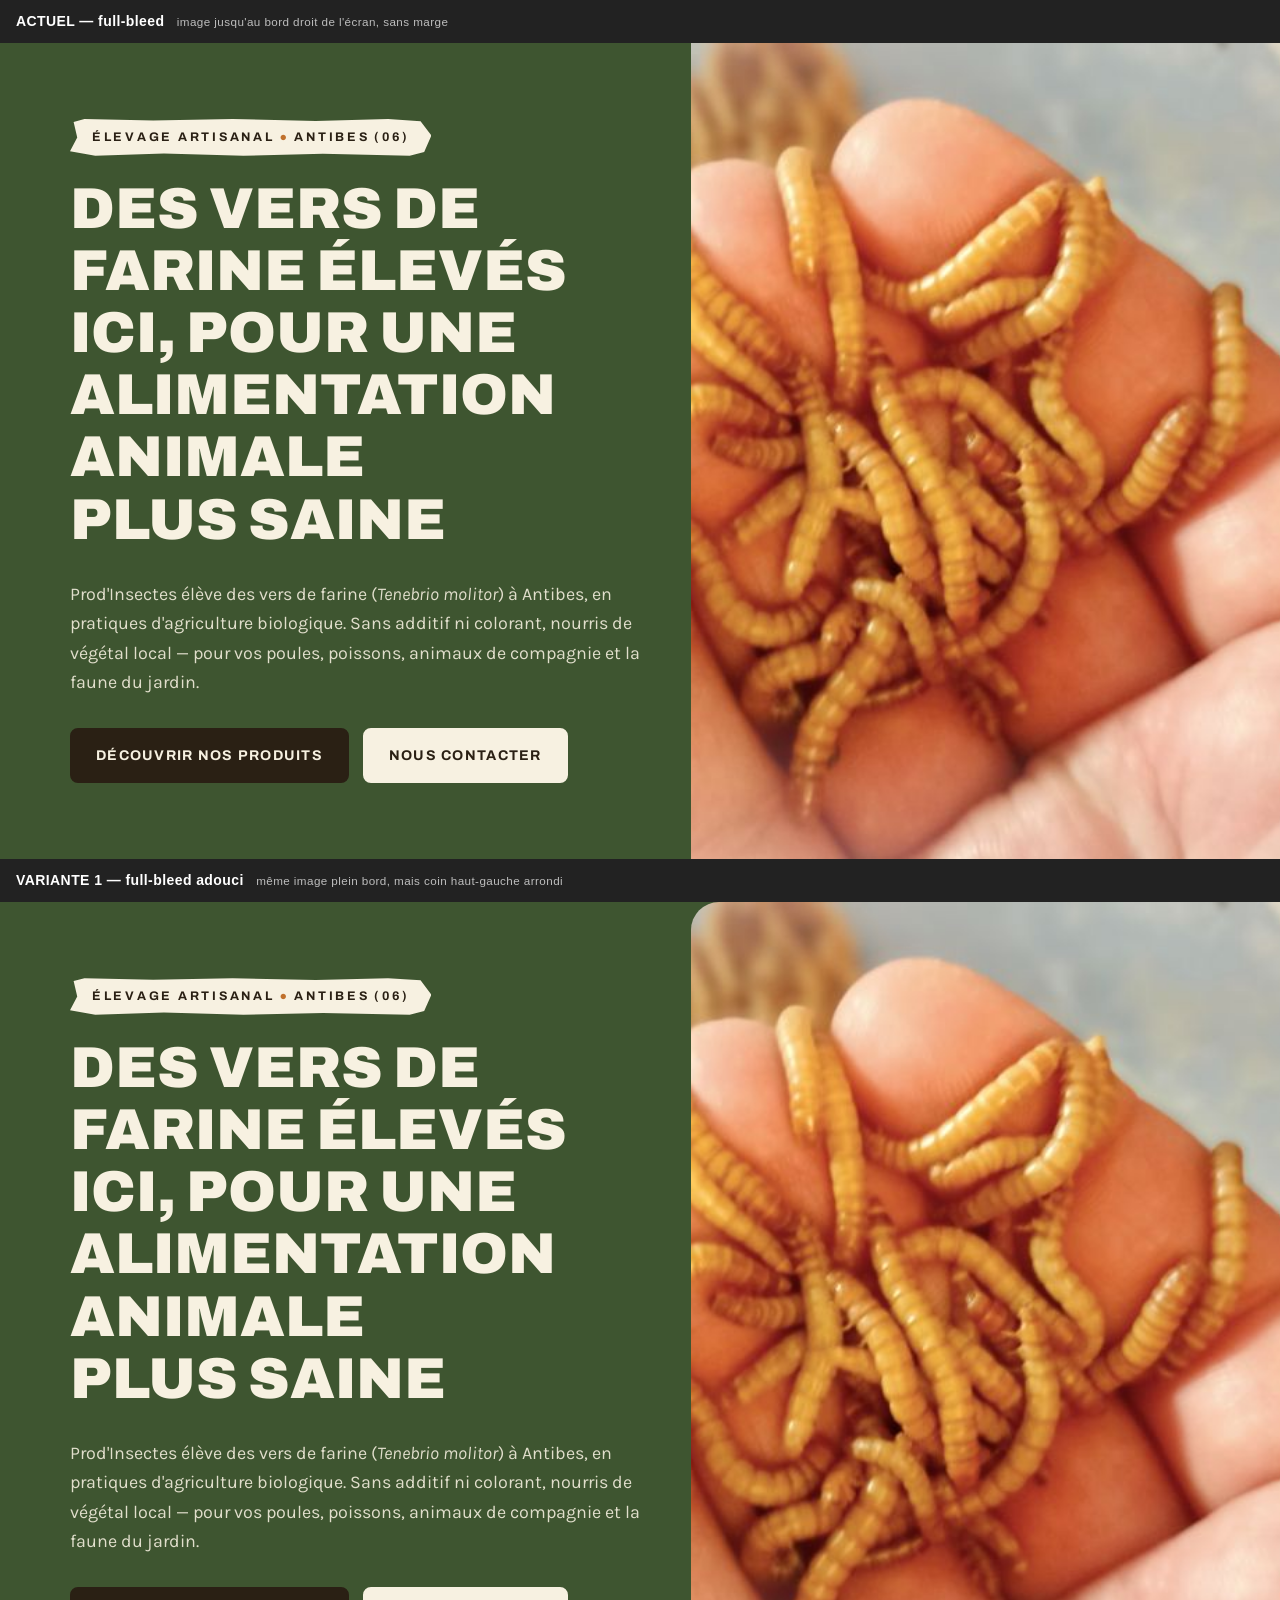
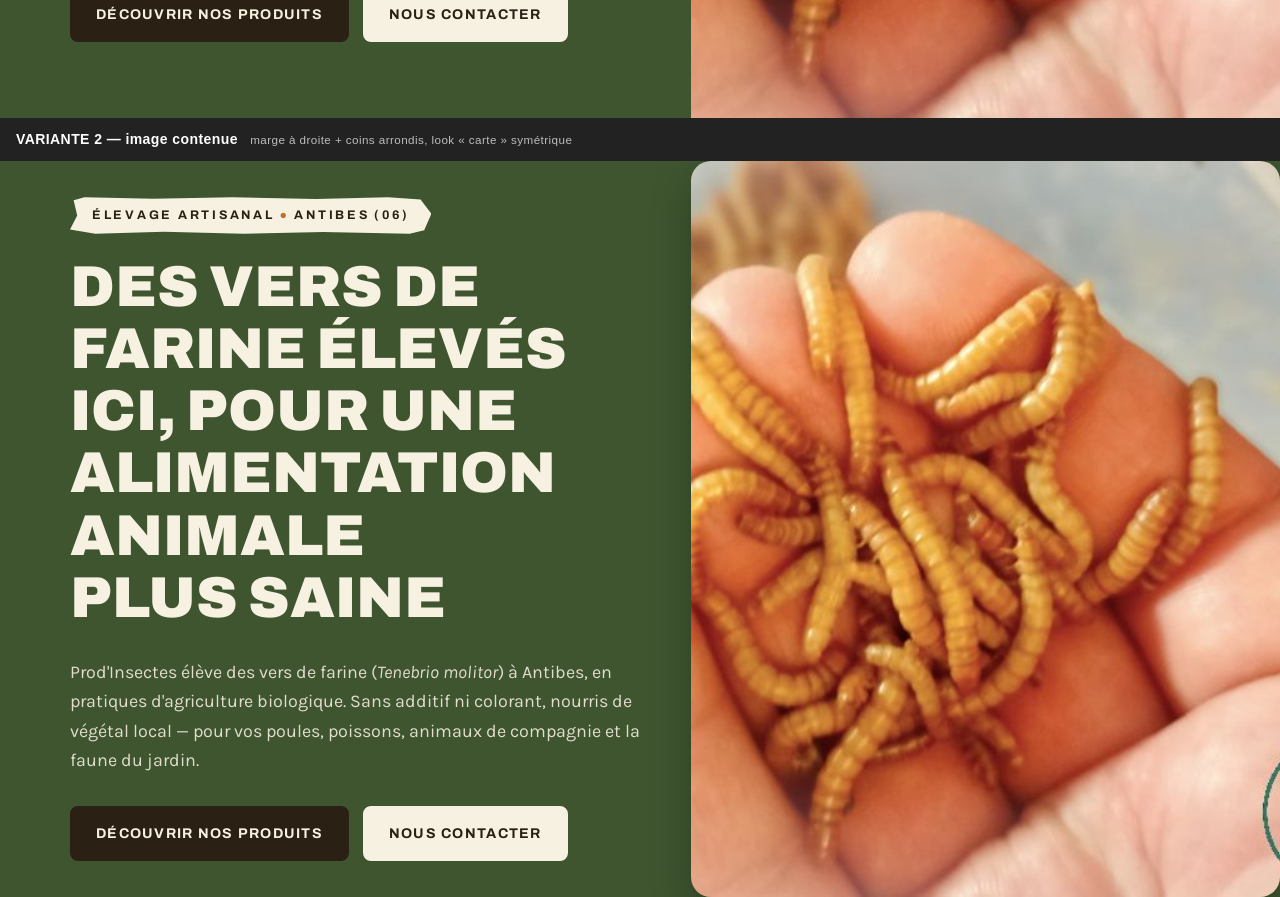
<file: docs/_apercu-hero.html>
<!DOCTYPE html>
<html lang="fr">
<head>
<meta charset="utf-8">
<meta name="viewport" content="width=device-width, initial-scale=1">
<title>Aperçu hero — comparaison variantes</title>
<link href="https://fonts.googleapis.com/css2?family=Archivo:wght@500;700;900&amp;family=Bricolage+Grotesque:wght@500;700;800&amp;family=Karla:wght@400;500;700&amp;family=Source+Sans+3:wght@400;600&amp;family=Space+Grotesk:wght@500;700&amp;family=Work+Sans:wght@400;500;600&amp;display=swap" rel="stylesheet">
<link rel="stylesheet" href="site.css">
<style>
  .apercu-label {
    background: #222; color: #fff; font-family: sans-serif;
    padding: 10px 16px; font-size: 14px; font-weight: 700;
    letter-spacing: .03em; position: sticky; top: 0; z-index: 5;
  }
  .apercu-label small { font-weight: 400; opacity: .7; margin-left: 8px; }

  /* ── Variante 1 : full-bleed adouci (coin haut-gauche arrondi) ── */
  .v1 .hero-slides { border-top-left-radius: 28px; }

  /* ── Variante 2 : image contenue (carte avec gouttière + coins arrondis) ── */
  .v2 .hero {
    padding-right: max(24px, calc((100vw - 1140px) / 2));
    padding-top: calc(40px * var(--sp));
    padding-bottom: calc(40px * var(--sp));
  }
  .v2 .hero-text {
    padding-top: calc(36px * var(--sp));
    padding-bottom: calc(36px * var(--sp));
  }
  .v2 .hero-slides {
    border-radius: 20px;
    min-height: clamp(360px, 38vw, 520px);
    box-shadow: 0 18px 40px rgba(0,0,0,.25);
  }
</style>
</head>
<body>

<div class="apercu-label">ACTUEL — full-bleed <small>image jusqu'au bord droit de l'écran, sans marge</small></div>
<section class="hero v0">
  <div class="hero-text">
    <span class="kicker">Élevage artisanal <span class="dot">●</span> Antibes (06)</span>
    <h1>Des vers de farine élevés ici, pour une alimentation animale plus saine</h1>
    <p class="lead" style="max-width: 52ch;">
      Prod'Insectes élève des vers de farine (<em>Tenebrio molitor</em>) à Antibes,
      en pratiques d'agriculture biologique. Sans additif ni colorant, nourris de
      végétal local — pour vos poules, poissons, animaux de compagnie et la faune du jardin.
    </p>
    <div style="display: flex; flex-wrap: wrap; gap: 14px; margin-top: 30px;">
      <a class="btn btn-primary" href="#">Découvrir nos produits</a>
      <a class="btn btn-on-dark" href="#">Nous contacter</a>
    </div>
  </div>
  <div class="hero-slides">
    <img class="active" src="assets/slide-vers.jpg" alt="">
  </div>
</section>

<div class="apercu-label">VARIANTE 1 — full-bleed adouci <small>même image plein bord, mais coin haut-gauche arrondi</small></div>
<section class="hero v1">
  <div class="hero-text">
    <span class="kicker">Élevage artisanal <span class="dot">●</span> Antibes (06)</span>
    <h1>Des vers de farine élevés ici, pour une alimentation animale plus saine</h1>
    <p class="lead" style="max-width: 52ch;">
      Prod'Insectes élève des vers de farine (<em>Tenebrio molitor</em>) à Antibes,
      en pratiques d'agriculture biologique. Sans additif ni colorant, nourris de
      végétal local — pour vos poules, poissons, animaux de compagnie et la faune du jardin.
    </p>
    <div style="display: flex; flex-wrap: wrap; gap: 14px; margin-top: 30px;">
      <a class="btn btn-primary" href="#">Découvrir nos produits</a>
      <a class="btn btn-on-dark" href="#">Nous contacter</a>
    </div>
  </div>
  <div class="hero-slides">
    <img class="active" src="assets/slide-vers.jpg" alt="">
  </div>
</section>

<div class="apercu-label">VARIANTE 2 — image contenue <small>marge à droite + coins arrondis, look « carte » symétrique</small></div>
<section class="hero v2">
  <div class="hero-text">
    <span class="kicker">Élevage artisanal <span class="dot">●</span> Antibes (06)</span>
    <h1>Des vers de farine élevés ici, pour une alimentation animale plus saine</h1>
    <p class="lead" style="max-width: 52ch;">
      Prod'Insectes élève des vers de farine (<em>Tenebrio molitor</em>) à Antibes,
      en pratiques d'agriculture biologique. Sans additif ni colorant, nourris de
      végétal local — pour vos poules, poissons, animaux de compagnie et la faune du jardin.
    </p>
    <div style="display: flex; flex-wrap: wrap; gap: 14px; margin-top: 30px;">
      <a class="btn btn-primary" href="#">Découvrir nos produits</a>
      <a class="btn btn-on-dark" href="#">Nous contacter</a>
    </div>
  </div>
  <div class="hero-slides">
    <img class="active" src="assets/slide-vers.jpg" alt="">
  </div>
</section>

</body>
</html>
</file>
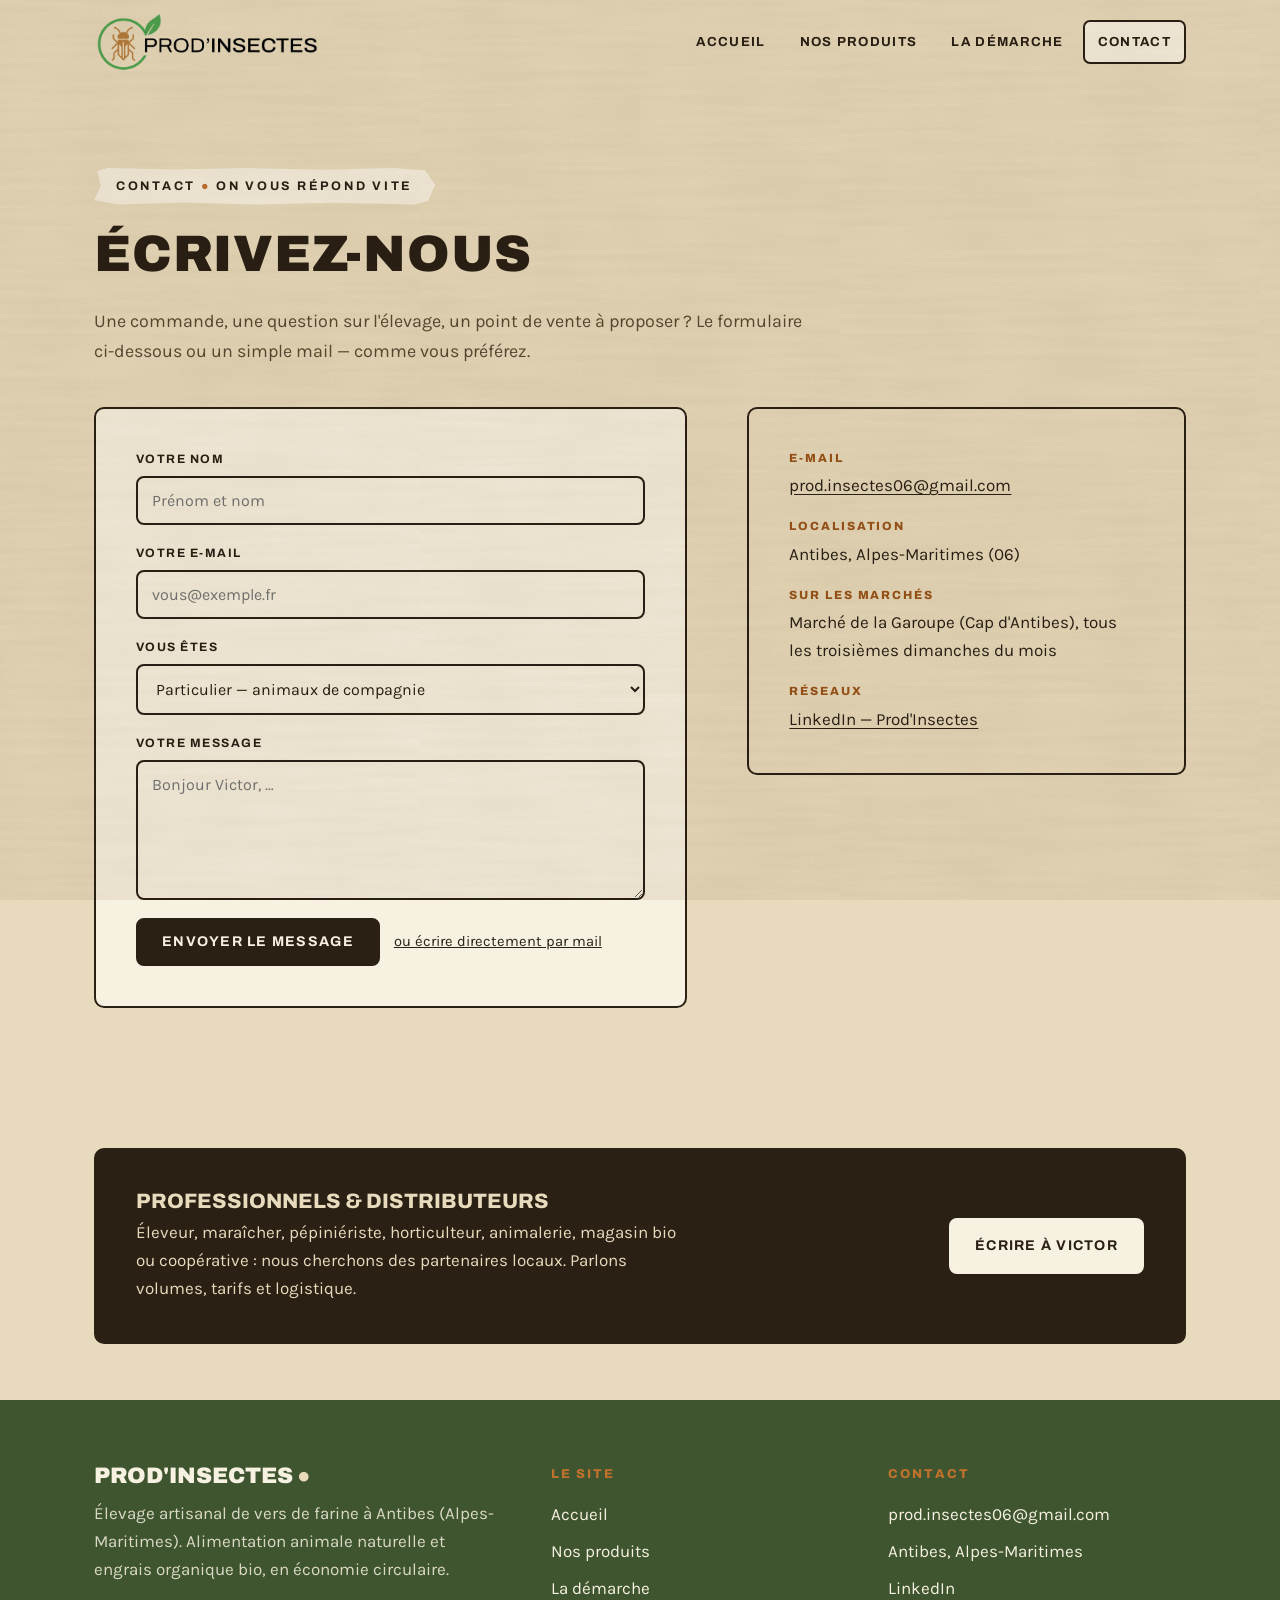
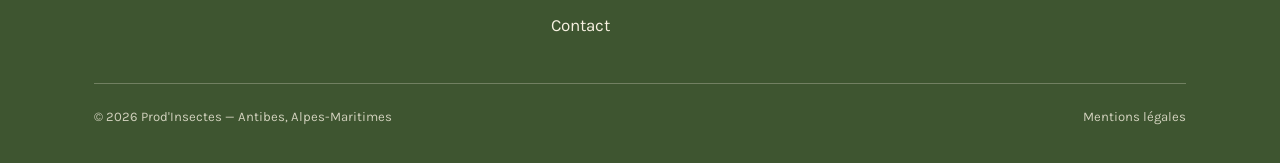
<file: docs/Contact.html>
<!DOCTYPE html>
<html lang="fr">
<head>
<meta charset="utf-8"></meta>
<meta name="viewport" content="width=device-width, initial-scale=1"></meta>
<title>Contact — Prod'Insectes, élevage de vers de farine à Antibes</title>
<meta name="description" content="Contactez Prod'Insectes à Antibes (Alpes-Maritimes) : commandes de vers de farine et d'engrais organique bio, demandes professionnelles et distribution."></meta>
<link rel="preconnect" href="https://fonts.googleapis.com"></link>
<link rel="preconnect" href="https://fonts.gstatic.com" crossorigin="anonymous"></link>
<link href="https://fonts.googleapis.com/css2?family=Archivo:wght@500;700;900&amp;family=Bricolage+Grotesque:wght@500;700;800&amp;family=Karla:wght@400;500;700&amp;family=Source+Sans+3:wght@400;600&amp;family=Space+Grotesk:wght@500;700&amp;family=Work+Sans:wght@400;500;600&amp;display=swap" rel="stylesheet"></link>
<link rel="stylesheet" href="site.css"></link>
<script src="theme-boot.js"></script>
<style>
.contact-grid {
  display: grid;
  grid-template-columns: 1.15fr 0.85fr;
  gap: clamp(28px, 5vw, 60px);
  align-items: start;
}
.contact-card {
  background: var(--paper);
  border: var(--border);
  border-radius: var(--radius);
  padding: clamp(24px, 4vw, 40px);
}
.info-list { list-style: none; margin: 0; padding: 0; display: grid; gap: 18px; }
.info-list li { display: grid; gap: 3px; }
.info-list .il-label {
  font-family: var(--font-head);
  font-weight: 800;
  font-size: 0.74rem;
  text-transform: uppercase;
  letter-spacing: 0.16em;
  color: var(--ocre-deep);
}
.info-list a { text-decoration: underline; text-underline-offset: 3px; }
.form-success {
  display: none;
  border: var(--border);
  border-radius: var(--radius);
  background: var(--green-deep);
  color: var(--paper);
  padding: 24px;
  text-align: center;
}
.form-success strong { font-family: var(--font-head); text-transform: uppercase; letter-spacing: 0.06em; display: block; margin-bottom: 6px; }
form.sent .form-fields { display: none; }
form.sent + .form-success, form.sent .form-success { display: block; }
@media (max-width: 880px) {
  .contact-grid { grid-template-columns: 1fr; }
}
</style>
</head>
<body>

<header class="site-header">
  <div class="container">
    <a class="brand" href="index.html">
      <img src="assets/logo-prod-insectes.png" alt="Prod'Insectes — élevage artisanal de vers de farine à Antibes">
    </a>
    <nav class="site-nav" id="nav" aria-label="Navigation principale">
      <a href="index.html">Accueil</a>
      <a href="Produits.html">Nos produits</a>
      <a href="Demarche.html">La démarche</a>
      <a href="Contact.html" class="active" aria-current="page">Contact</a>
    </nav>
    <button class="nav-toggle" type="button" aria-expanded="false" aria-controls="nav">Menu</button>
  </div>
</header>

<main>

  <section class="band" data-screen-label="Contact">
    <div class="container">
      <div class="section-head">
        <span class="kicker">Contact <span class="dot">●</span> On vous répond vite</span>
        <h1 class="section-title" style="font-size: clamp(2rem, 4.4vw, 3.2rem);">Écrivez-nous</h1>
        <p class="lead">
          Une commande, une question sur l'élevage, un point de vente à proposer ?
          Le formulaire ci-dessous ou un simple mail — comme vous préférez.
        </p>
      </div>

      <div class="contact-grid">
        <!-- Formulaire (envoi simulé, mailto en secours) -->
        <div class="contact-card reveal">
          <form id="contact-form" action="https://formsubmit.co/florian.salado@gmail.com" method="POST" novalidate="novalidate">
            <!-- FormSubmit : destinataire principal = action ci-dessus ; copie via _cc -->
            <input type="hidden" name="_cc" value="prod.insectes06@gmail.com">
            <input type="hidden" name="_subject" value="Nouveau message — site Prod'Insectes">
            <input type="hidden" name="_template" value="table">
            <input type="hidden" name="_captcha" value="false">
            <!-- piège anti-spam : laissé vide par un humain, rempli par les robots -->
            <input type="text" name="_honey" tabindex="-1" autocomplete="off" aria-hidden="true" style="position: absolute; left: -9999px;">
            <div class="form-fields">
              <div class="field">
                <label for="f-nom">Votre nom</label>
                <input id="f-nom" name="nom" type="text" autocomplete="name" required="required" placeholder="Prénom et nom">
              </div>
              <div class="field">
                <label for="f-mail">Votre e-mail</label>
                <input id="f-mail" name="email" type="email" autocomplete="email" required="required" placeholder="vous@exemple.fr">
              </div>
              <div class="field">
                <label for="f-profil">Vous êtes</label>
                <select id="f-profil" name="profil">
                  <option>Particulier — animaux de compagnie</option>
                  <option>Particulier — basse-cour / jardin</option>
                  <option>Aquariophile / pêcheur</option>
                  <option>Professionnel — éleveur / maraîcher / horticulteur</option>
                  <option>Professionnel — animalerie / magasin bio / coopérative</option>
                  <option>Autre</option>
                </select>
              </div>
              <div class="field">
                <label for="f-msg">Votre message</label>
                <textarea id="f-msg" name="message" required="required" placeholder="Bonjour Victor, …"></textarea>
              </div>
              <p id="form-error" style="display: none; color: var(--ocre-deep); font-weight: 700; margin: 0 0 14px;">
                Merci de renseigner votre nom, un e-mail valide et un message.
              </p>
              <div style="display: flex; flex-wrap: wrap; gap: 14px; align-items: center;">
                <button class="btn btn-primary" type="submit">Envoyer le message</button>
                <a href="mailto:prod.insectes06@gmail.com" style="font-size: 0.92rem;">ou écrire directement par mail</a>
              </div>
            </div>
            <div class="form-success" role="status">
              <strong>Message envoyé — merci !</strong>
              Nous revenons vers vous très vite à l'adresse indiquée.
            </div>
          </form>
        </div>

        <!-- Coordonnées -->
        <div class="contact-card reveal" style="--d: 0.1s; background: var(--kraft);">
          <ul class="info-list">
            <li>
              <span class="il-label">E-mail</span>
              <a href="mailto:prod.insectes06@gmail.com">prod.insectes06@gmail.com</a>
            </li>
            <li>
              <span class="il-label">Localisation</span>
              <span>Antibes, Alpes-Maritimes (06)</span>
            </li>
            <li>
              <span class="il-label">Sur les marchés</span>
              <span>Marché de la Garoupe (Cap d'Antibes), tous les troisièmes dimanches du mois</span>
            </li>
            <li>
              <span class="il-label">Réseaux</span>
              <a href="https://www.linkedin.com/company/prod-insectes" target="_blank" rel="noopener">LinkedIn — Prod'Insectes</a>
            </li>
          </ul>
        </div>
      </div>
    </div>
  </section>

  <!-- ── Encart pros ───────────────────────────────────────── -->
  <section class="band band-tight" id="pros" data-screen-label="Contact — professionnels">
    <div class="container">
      <div class="callout callout-ink reveal">
        <div class="co-text">
          <h3>Professionnels &amp; distributeurs</h3>
          <p>Éleveur, maraîcher, pépiniériste, horticulteur, animalerie, magasin bio ou
          coopérative : nous cherchons des partenaires locaux. Parlons volumes, tarifs
          et logistique.</p>
        </div>
        <a class="btn btn-on-dark" href="mailto:prod.insectes06@gmail.com?subject=Demande%20professionnelle%20—%20Prod'Insectes">Écrire à Victor</a>
      </div>
    </div>
  </section>

</main>

<footer class="site-footer" data-screen-label="Footer">
  <div class="container">
    <div class="footer-grid">
      <div>
        <p class="footer-brand">Prod'Insectes <span class="leaf">●</span></p>
        <p style="max-width: 40ch; opacity: 0.85;">
          Élevage artisanal de vers de farine à Antibes (Alpes-Maritimes).
          Alimentation animale naturelle et engrais organique bio, en économie circulaire.
        </p>
      </div>
      <div>
        <h4>Le site</h4>
        <ul>
          <li><a href="index.html">Accueil</a></li>
          <li><a href="Produits.html">Nos produits</a></li>
          <li><a href="Demarche.html">La démarche</a></li>
          <li><a href="Contact.html">Contact</a></li>
        </ul>
      </div>
      <div>
        <h4>Contact</h4>
        <ul>
          <li><a href="mailto:prod.insectes06@gmail.com">prod.insectes06@gmail.com</a></li>
          <li>Antibes, Alpes-Maritimes</li>
          <li><a href="https://www.linkedin.com/company/prod-insectes" target="_blank" rel="noopener">LinkedIn</a></li>
        </ul>
      </div>
    </div>
    <div class="footer-baseline">
      <span>© 2026 Prod'Insectes — Antibes, Alpes-Maritimes</span>
      <a href="#">Mentions légales</a>
    </div>
  </div>
</footer>

<div class="grain" aria-hidden="true"></div>

<script>
(function () {
  var form = document.getElementById('contact-form');
  if (!form) return;
  var btn = form.querySelector('button[type="submit"]');
  var btnLabel = btn ? btn.textContent : 'Envoyer le message';
  form.addEventListener('submit', function (e) {
    e.preventDefault();
    var nom = document.getElementById('f-nom');
    var mail = document.getElementById('f-mail');
    var msg = document.getElementById('f-msg');
    var err = document.getElementById('form-error');
    var ok = nom.value.trim() !== '' && /.+@.+\..+/.test(mail.value) && msg.value.trim() !== '';
    if (!ok) {
      err.textContent = 'Merci de renseigner votre nom, un e-mail valide et un message.';
      err.style.display = 'block';
      return;
    }
    err.style.display = 'none';
    if (btn) { btn.disabled = true; btn.textContent = 'Envoi…'; }

    // Envoi via FormSubmit (endpoint AJAX → on garde la page et le message de succès)
    fetch('https://formsubmit.co/ajax/florian.salado@gmail.com', {
      method: 'POST',
      headers: { 'Accept': 'application/json' },
      body: new FormData(form)
    })
      .then(function (r) { return r.json(); })
      .then(function (data) {
        if (data && (data.success === 'true' || data.success === true)) {
          form.classList.add('sent');
        } else {
          throw new Error(data && data.message ? data.message : 'echec');
        }
      })
      .catch(function () {
        err.textContent = "L'envoi a échoué. Réessayez ou écrivez-nous directement à prod.insectes06@gmail.com.";
        err.style.display = 'block';
        if (btn) { btn.disabled = false; btn.textContent = btnLabel; }
      });
  });
})();
</script>

<script src="site.js"></script>

</body>
</html>
</file>
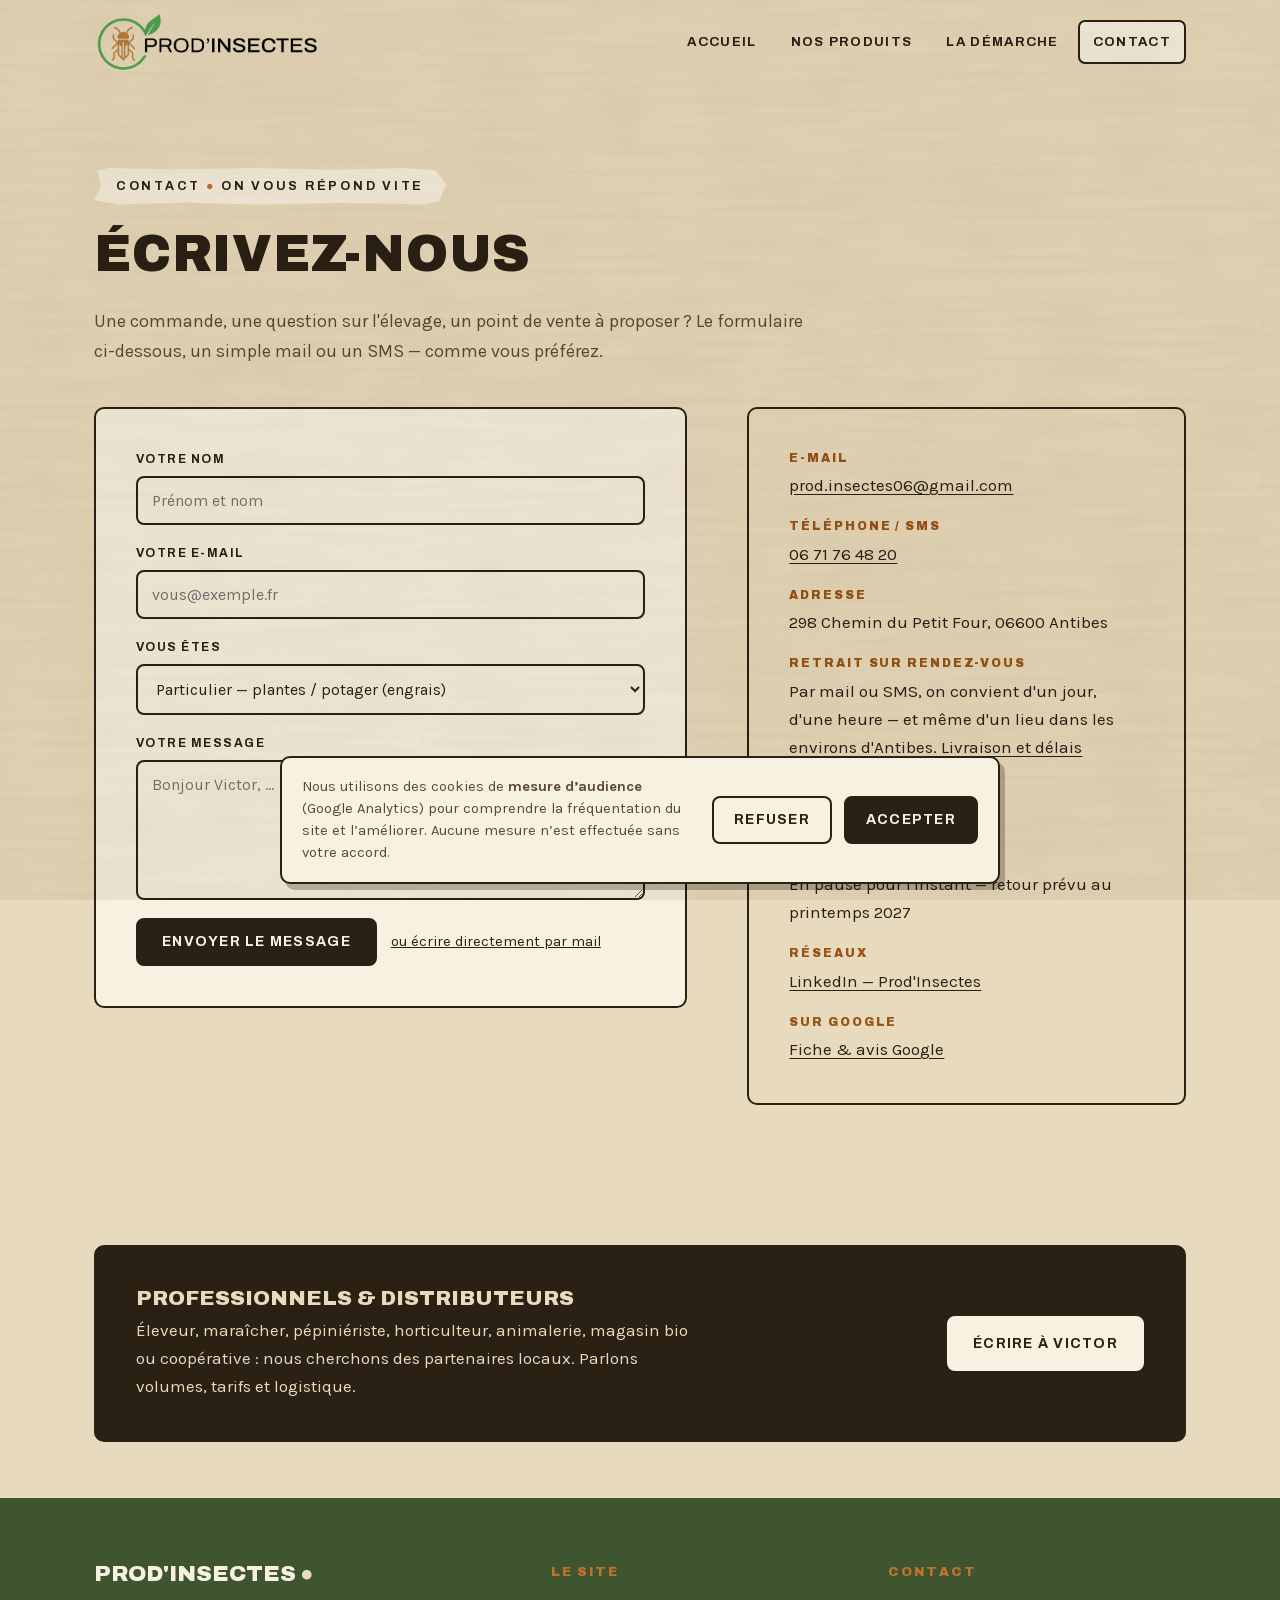
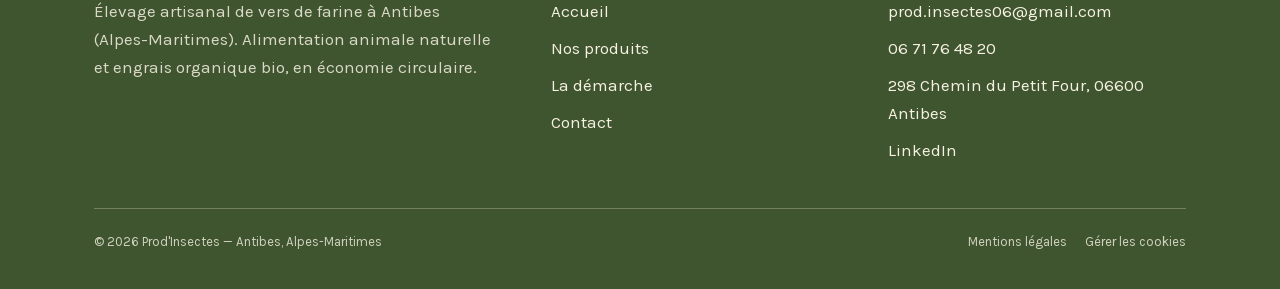
<file: docs/contact.html>
<!DOCTYPE html>
<html lang="fr">
<head>
<meta charset="utf-8"></meta>
<meta name="viewport" content="width=device-width, initial-scale=1"></meta>
<!-- Google tag (gtag.js) -->
<script async src="https://www.googletagmanager.com/gtag/js?id=G-BSKLV8MP2N"></script>
<script>
  window.dataLayer = window.dataLayer || [];
  function gtag(){dataLayer.push(arguments);}
  gtag('js', new Date());

  // Consent Mode v2 — mesure d'audience refusée par défaut (RGPD / CNIL)
  gtag('consent', 'default', {
    'ad_storage': 'denied',
    'ad_user_data': 'denied',
    'ad_personalization': 'denied',
    'analytics_storage': 'denied',
    'wait_for_update': 500
  });
  try {
    if (localStorage.getItem('prodinsectes-consent') === 'granted') {
      gtag('consent', 'update', { 'analytics_storage': 'granted' });
    }
  } catch (e) {}

  gtag('config', 'G-BSKLV8MP2N');
</script>
<script src="consent.js" defer></script>
<link rel="canonical" href="https://www.prod-insectes.fr/contact"></link>
<meta property="og:type" content="website"></meta>
<meta property="og:site_name" content="Prod'Insectes"></meta>
<meta property="og:locale" content="fr_FR"></meta>
<meta property="og:title" content="Contact — Prod'Insectes, élevage de vers de farine à Antibes"></meta>
<meta property="og:description" content="Contactez Prod'Insectes à Antibes (Alpes-Maritimes) : commandes de vers de farine et d'engrais organique bio, demandes professionnelles et distribution."></meta>
<meta property="og:url" content="https://www.prod-insectes.fr/contact"></meta>
<meta property="og:image" content="https://www.prod-insectes.fr/assets/slide-vers.jpg"></meta>
<meta property="og:image:width" content="890"></meta>
<meta property="og:image:height" content="586"></meta>
<meta property="og:image:alt" content="Vers de farine vivants Prod'Insectes"></meta>
<meta name="twitter:card" content="summary_large_image"></meta>
<meta name="twitter:title" content="Contact — Prod'Insectes"></meta>
<meta name="twitter:description" content="Commandes, questions sur l'élevage ou points de vente : contactez Prod'Insectes à Antibes."></meta>
<meta name="twitter:image" content="https://www.prod-insectes.fr/assets/slide-vers.jpg"></meta>
<title>Contact — Prod'Insectes, élevage de vers de farine à Antibes</title>
<meta name="description" content="Contactez Prod'Insectes à Antibes (Alpes-Maritimes) : commandes de vers de farine et d'engrais organique bio, demandes professionnelles et distribution."></meta>
<!-- Polices auto-hébergées : plus de DNS ni de TLS vers Google avant le rendu.
     Voir scripts/polices.mjs. Les deux préchargements couvrent les familles
     visibles avant tout défilement. -->
<link rel="preload" as="font" type="font/woff2" href="fonts/archivo-700-latin.woff2" crossorigin></link>
<link rel="preload" as="font" type="font/woff2" href="fonts/karla-400-latin.woff2" crossorigin></link>
<link rel="stylesheet" href="fonts.css"></link>
<link rel="stylesheet" href="site.css?v=20260701"></link>
<link rel="icon" type="image/png" sizes="32x32" href="/assets/favicon_io/favicon-32x32.png"></link>
<link rel="icon" type="image/png" sizes="16x16" href="/assets/favicon_io/favicon-16x16.png"></link>
<link rel="icon" href="/assets/favicon_io/favicon.ico" sizes="any"></link>
<link rel="apple-touch-icon" href="/assets/favicon_io/apple-touch-icon.png"></link>
<link rel="manifest" href="/assets/favicon_io/site.webmanifest"></link>
<meta name="theme-color" content="#E8DBBD"></meta>
<script src="theme-boot.js"></script>
<style>
.contact-grid {
  display: grid;
  grid-template-columns: 1.15fr 0.85fr;
  gap: clamp(28px, 5vw, 60px);
  align-items: start;
}
.contact-card {
  background: var(--paper);
  border: var(--border);
  border-radius: var(--radius);
  padding: clamp(24px, 4vw, 40px);
}
.info-list { list-style: none; margin: 0; padding: 0; display: grid; gap: 18px; }
.info-list li { display: grid; gap: 3px; }
.info-list .il-label {
  font-family: var(--font-head);
  font-weight: 800;
  font-size: 0.74rem;
  text-transform: uppercase;
  letter-spacing: 0.16em;
  color: var(--ocre-deep);
}
.info-list a { text-decoration: underline; text-underline-offset: 3px; }
.form-success {
  display: none;
  border: var(--border);
  border-radius: var(--radius);
  background: var(--green-deep);
  color: var(--paper);
  padding: 24px;
  text-align: center;
}
.form-success strong { font-family: var(--font-head); text-transform: uppercase; letter-spacing: 0.06em; display: block; margin-bottom: 6px; }
form.sent .form-fields { display: none; }
form.sent + .form-success, form.sent .form-success { display: block; }
@media (max-width: 880px) {
  .contact-grid { grid-template-columns: 1fr; }
}
</style>
</head>
<body>

<header class="site-header">
  <div class="container">
    <a class="brand" href="./">
      <img src="assets/logo-prod-insectes.png" alt="Prod'Insectes — élevage artisanal de vers de farine à Antibes">
    </a>
    <nav class="site-nav" id="nav" aria-label="Navigation principale">
      <a href="./">Accueil</a>
      <a href="produits">Nos produits</a>
      <a href="demarche">La démarche</a>
      <a href="contact" class="active" aria-current="page">Contact</a>
    </nav>
    <button class="nav-toggle" type="button" aria-expanded="false" aria-controls="nav">Menu</button>
  </div>
</header>

<main>

  <section class="band" data-screen-label="Contact">
    <div class="container">
      <div class="section-head">
        <span class="kicker">Contact <span class="dot">●</span> On vous répond vite</span>
        <h1 class="section-title" style="font-size: clamp(2rem, 4.4vw, 3.2rem);">Écrivez-nous</h1>
        <p class="lead">
          Une commande, une question sur l'élevage, un point de vente à proposer ?
          Le formulaire ci-dessous, un simple mail ou un SMS — comme vous préférez.
        </p>
      </div>

      <div class="contact-grid">
        <!-- Formulaire (envoi simulé, mailto en secours) -->
        <div class="contact-card reveal">
          <form id="contact-form" action="https://formsubmit.co/prod.insectes06@gmail.com" method="POST" novalidate="novalidate">
            <!-- FormSubmit : destinataire unique = action ci-dessus. Pour remettre
                 Marie & Flow en copie, ajouter :
                 <input type="hidden" name="_cc" value="florian.salado@gmail.com"> -->
            <input type="hidden" name="_subject" value="Nouveau message — site Prod'Insectes">
            <input type="hidden" name="_template" value="table">
            <input type="hidden" name="_captcha" value="false">
            <!-- piège anti-spam : laissé vide par un humain, rempli par les robots -->
            <input type="text" name="_honey" tabindex="-1" autocomplete="off" aria-hidden="true" style="position: absolute; left: -9999px;">
            <div class="form-fields">
              <div class="field">
                <label for="f-nom">Votre nom</label>
                <input id="f-nom" name="nom" type="text" autocomplete="name" required="required" placeholder="Prénom et nom">
              </div>
              <div class="field">
                <label for="f-mail">Votre e-mail</label>
                <input id="f-mail" name="email" type="email" autocomplete="email" required="required" placeholder="vous@exemple.fr">
              </div>
              <div class="field">
                <label for="f-profil">Vous êtes</label>
                <select id="f-profil" name="profil">
                  <option>Particulier — plantes / potager (engrais)</option>
                  <option>Particulier — reptiles, amphibiens, animaux de compagnie</option>
                  <option>Particulier — poules / basse-cour / jardin</option>
                  <option>Aquariophile / pêcheur</option>
                  <option>Professionnel — éleveur / maraîcher / horticulteur</option>
                  <option>Professionnel — animalerie / magasin bio / coopérative</option>
                  <option>Autre</option>
                </select>
              </div>
              <div class="field">
                <label for="f-msg">Votre message</label>
                <textarea id="f-msg" name="message" required="required" placeholder="Bonjour Victor, …"></textarea>
              </div>
              <p id="form-error" style="display: none; color: var(--ocre-deep); font-weight: 700; margin: 0 0 14px;">
                Merci de renseigner votre nom, un e-mail valide et un message.
              </p>
              <div style="display: flex; flex-wrap: wrap; gap: 14px; align-items: center;">
                <button class="btn btn-primary" type="submit">Envoyer le message</button>
                <a href="mailto:prod.insectes06@gmail.com" style="font-size: 0.92rem;">ou écrire directement par mail</a>
              </div>
            </div>
            <div class="form-success" role="status">
              <strong>Message envoyé — merci !</strong>
              Nous revenons vers vous très vite à l'adresse indiquée.
            </div>
          </form>
        </div>

        <!-- Coordonnées -->
        <div class="contact-card reveal" style="--d: 0.1s; background: var(--kraft);">
          <ul class="info-list">
            <li>
              <span class="il-label">E-mail</span>
              <a href="mailto:prod.insectes06@gmail.com">prod.insectes06@gmail.com</a>
            </li>
            <li>
              <span class="il-label">Téléphone / SMS</span>
              <a href="tel:+33671764820">06 71 76 48 20</a>
            </li>
            <li>
              <span class="il-label">Adresse</span>
              <span>298 Chemin du Petit Four, 06600 Antibes</span>
            </li>
            <li>
              <span class="il-label">Retrait sur rendez-vous</span>
              <span>Par mail ou SMS, on convient d'un jour, d'une heure — et même d'un lieu dans les environs d'Antibes. <a href="produits#commander">Livraison et délais</a></span>
            </li>
            <li>
              <span class="il-label">En magasin</span>
              <span>Biocoop d'Antibes</span>
            </li>
            <li>
              <span class="il-label">Sur les marchés</span>
              <span>En pause pour l'instant — retour prévu au printemps 2027</span>
            </li>
            <li>
              <span class="il-label">Réseaux</span>
              <a href="https://www.linkedin.com/company/prod-insectes" target="_blank" rel="noopener">LinkedIn — Prod'Insectes</a>
            </li>
            <li>
              <span class="il-label">Sur Google</span>
              <a href="https://share.google/qZIQPl471s8ehRl1A" target="_blank" rel="noopener">Fiche &amp; avis Google</a>
            </li>
          </ul>
        </div>
      </div>
    </div>
  </section>

  <!-- ── Encart pros ───────────────────────────────────────── -->
  <section class="band band-tight" id="pros" data-screen-label="Contact — professionnels">
    <div class="container">
      <div class="callout callout-ink reveal">
        <div class="co-text">
          <h3>Professionnels &amp; distributeurs</h3>
          <p>Éleveur, maraîcher, pépiniériste, horticulteur, animalerie, magasin bio ou
          coopérative : nous cherchons des partenaires locaux. Parlons volumes, tarifs
          et logistique.</p>
        </div>
        <a class="btn btn-on-dark" href="mailto:prod.insectes06@gmail.com?subject=Demande%20professionnelle%20—%20Prod'Insectes">Écrire à Victor</a>
      </div>
    </div>
  </section>

</main>

<footer class="site-footer" data-screen-label="Footer">
  <div class="container">
    <div class="footer-grid">
      <div>
        <p class="footer-brand">Prod'Insectes <span class="leaf">●</span></p>
        <p style="max-width: 40ch; opacity: 0.85;">
          Élevage artisanal de vers de farine à Antibes (Alpes-Maritimes).
          Alimentation animale naturelle et engrais organique bio, en économie circulaire.
        </p>
      </div>
      <div>
        <h4>Le site</h4>
        <ul>
          <li><a href="./">Accueil</a></li>
          <li><a href="produits">Nos produits</a></li>
          <li><a href="demarche">La démarche</a></li>
          <li><a href="contact">Contact</a></li>
        </ul>
      </div>
      <div>
        <h4>Contact</h4>
        <ul>
          <li><a href="mailto:prod.insectes06@gmail.com">prod.insectes06@gmail.com</a></li>
          <li><a href="tel:+33671764820">06 71 76 48 20</a></li>
          <li>298 Chemin du Petit Four, 06600 Antibes</li>
          <li><a href="https://www.linkedin.com/company/prod-insectes" target="_blank" rel="noopener">LinkedIn</a></li>
        </ul>
      </div>
    </div>
    <div class="footer-baseline">
      <span>© 2026 Prod'Insectes — Antibes, Alpes-Maritimes</span>
      <span class="footer-legal-links">
        <a href="mentions-legales">Mentions légales</a>
        <a href="#" data-cookie-settings>Gérer les cookies</a>
      </span>
    </div>
  </div>
</footer>

<div class="grain" aria-hidden="true"></div>

<script>
(function () {
  var form = document.getElementById('contact-form');
  if (!form) return;
  var btn = form.querySelector('button[type="submit"]');
  var btnLabel = btn ? btn.textContent : 'Envoyer le message';
  form.addEventListener('submit', function (e) {
    e.preventDefault();
    var nom = document.getElementById('f-nom');
    var mail = document.getElementById('f-mail');
    var msg = document.getElementById('f-msg');
    var err = document.getElementById('form-error');
    var ok = nom.value.trim() !== '' && /.+@.+\..+/.test(mail.value) && msg.value.trim() !== '';
    if (!ok) {
      err.textContent = 'Merci de renseigner votre nom, un e-mail valide et un message.';
      err.style.display = 'block';
      return;
    }
    err.style.display = 'none';
    if (btn) { btn.disabled = true; btn.textContent = 'Envoi…'; }

    // Envoi via FormSubmit (endpoint AJAX → on garde la page et le message de succès)
    fetch('https://formsubmit.co/ajax/prod.insectes06@gmail.com', {
      method: 'POST',
      headers: { 'Accept': 'application/json' },
      body: new FormData(form)
    })
      .then(function (r) { return r.json(); })
      .then(function (data) {
        if (data && (data.success === 'true' || data.success === true)) {
          form.classList.add('sent');
          if (window.gtag) gtag('event', 'generate_lead', { form: 'contact' });
        } else {
          throw new Error(data && data.message ? data.message : 'echec');
        }
      })
      .catch(function () {
        err.textContent = "L'envoi a échoué. Réessayez ou écrivez-nous directement à prod.insectes06@gmail.com.";
        err.style.display = 'block';
        if (btn) { btn.disabled = false; btn.textContent = btnLabel; }
      });
  });
})();
</script>

<script src="site.js"></script>

</body>
</html>
</file>
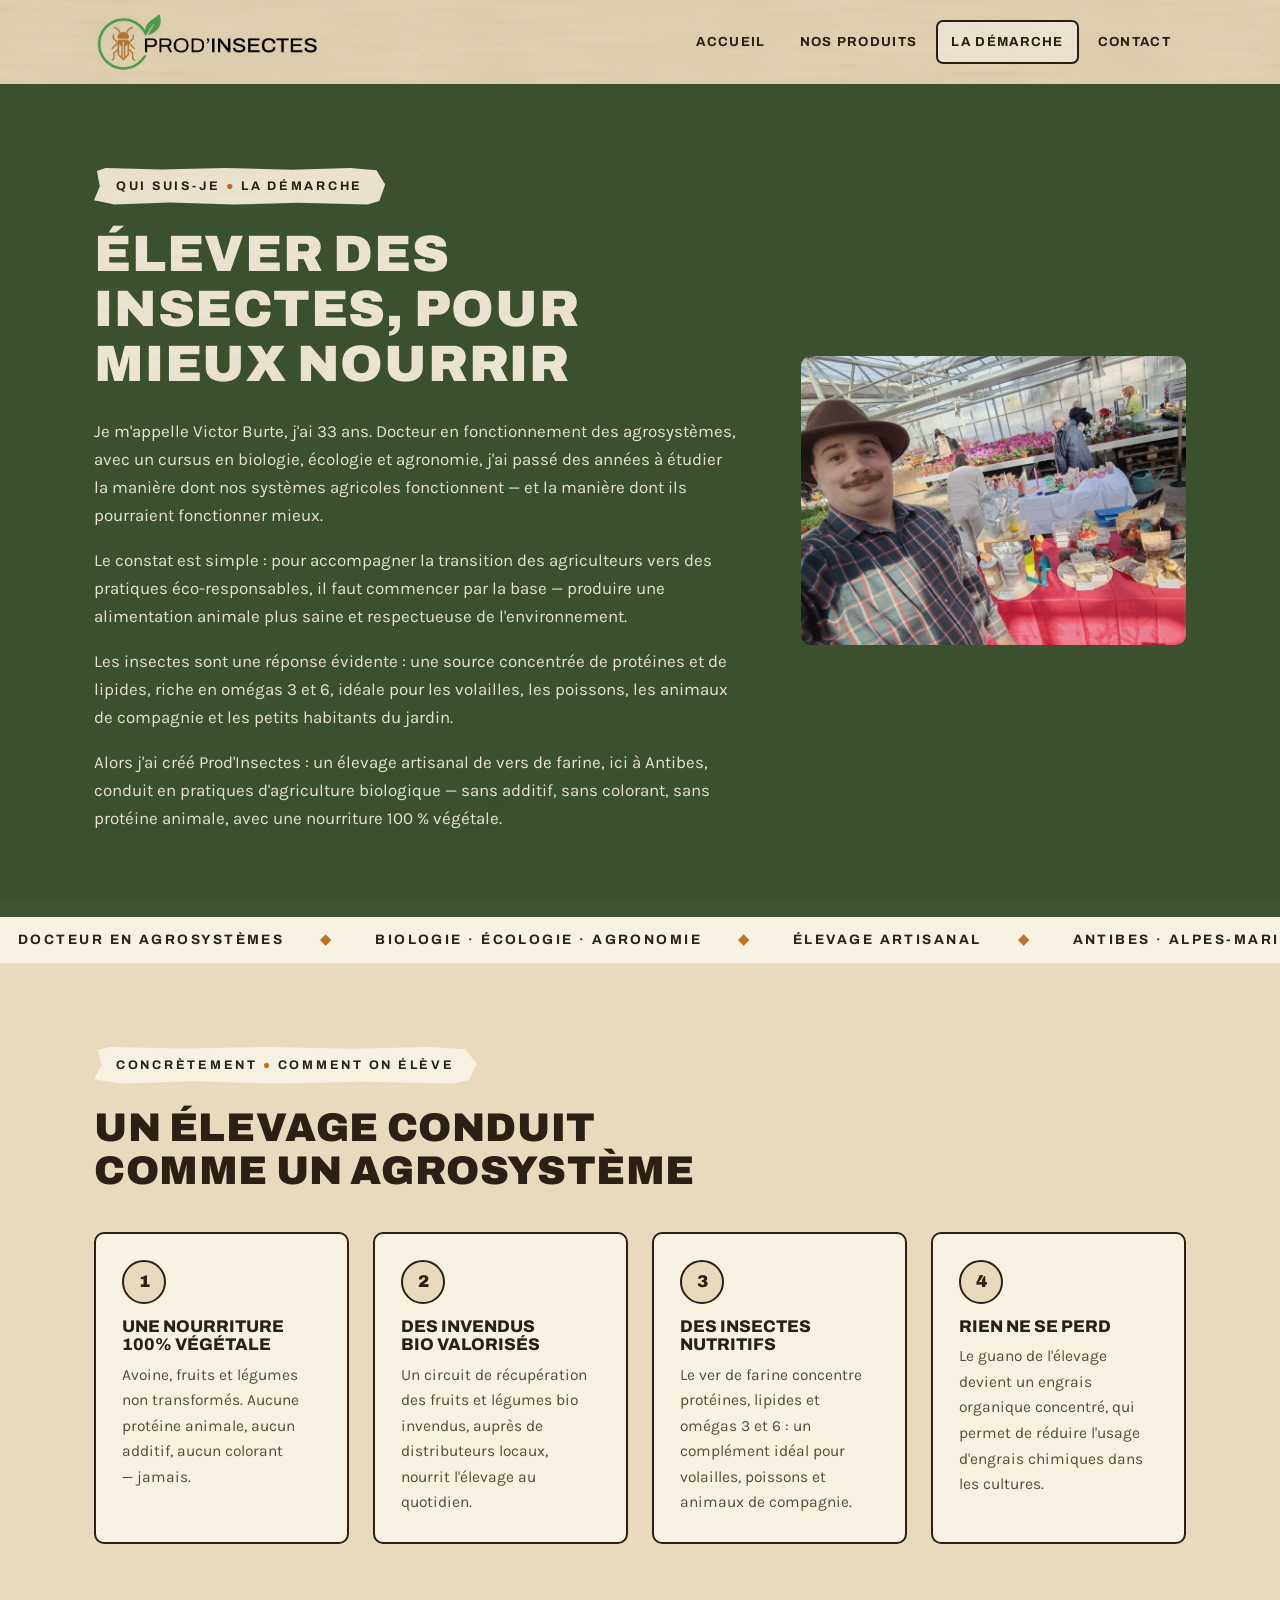
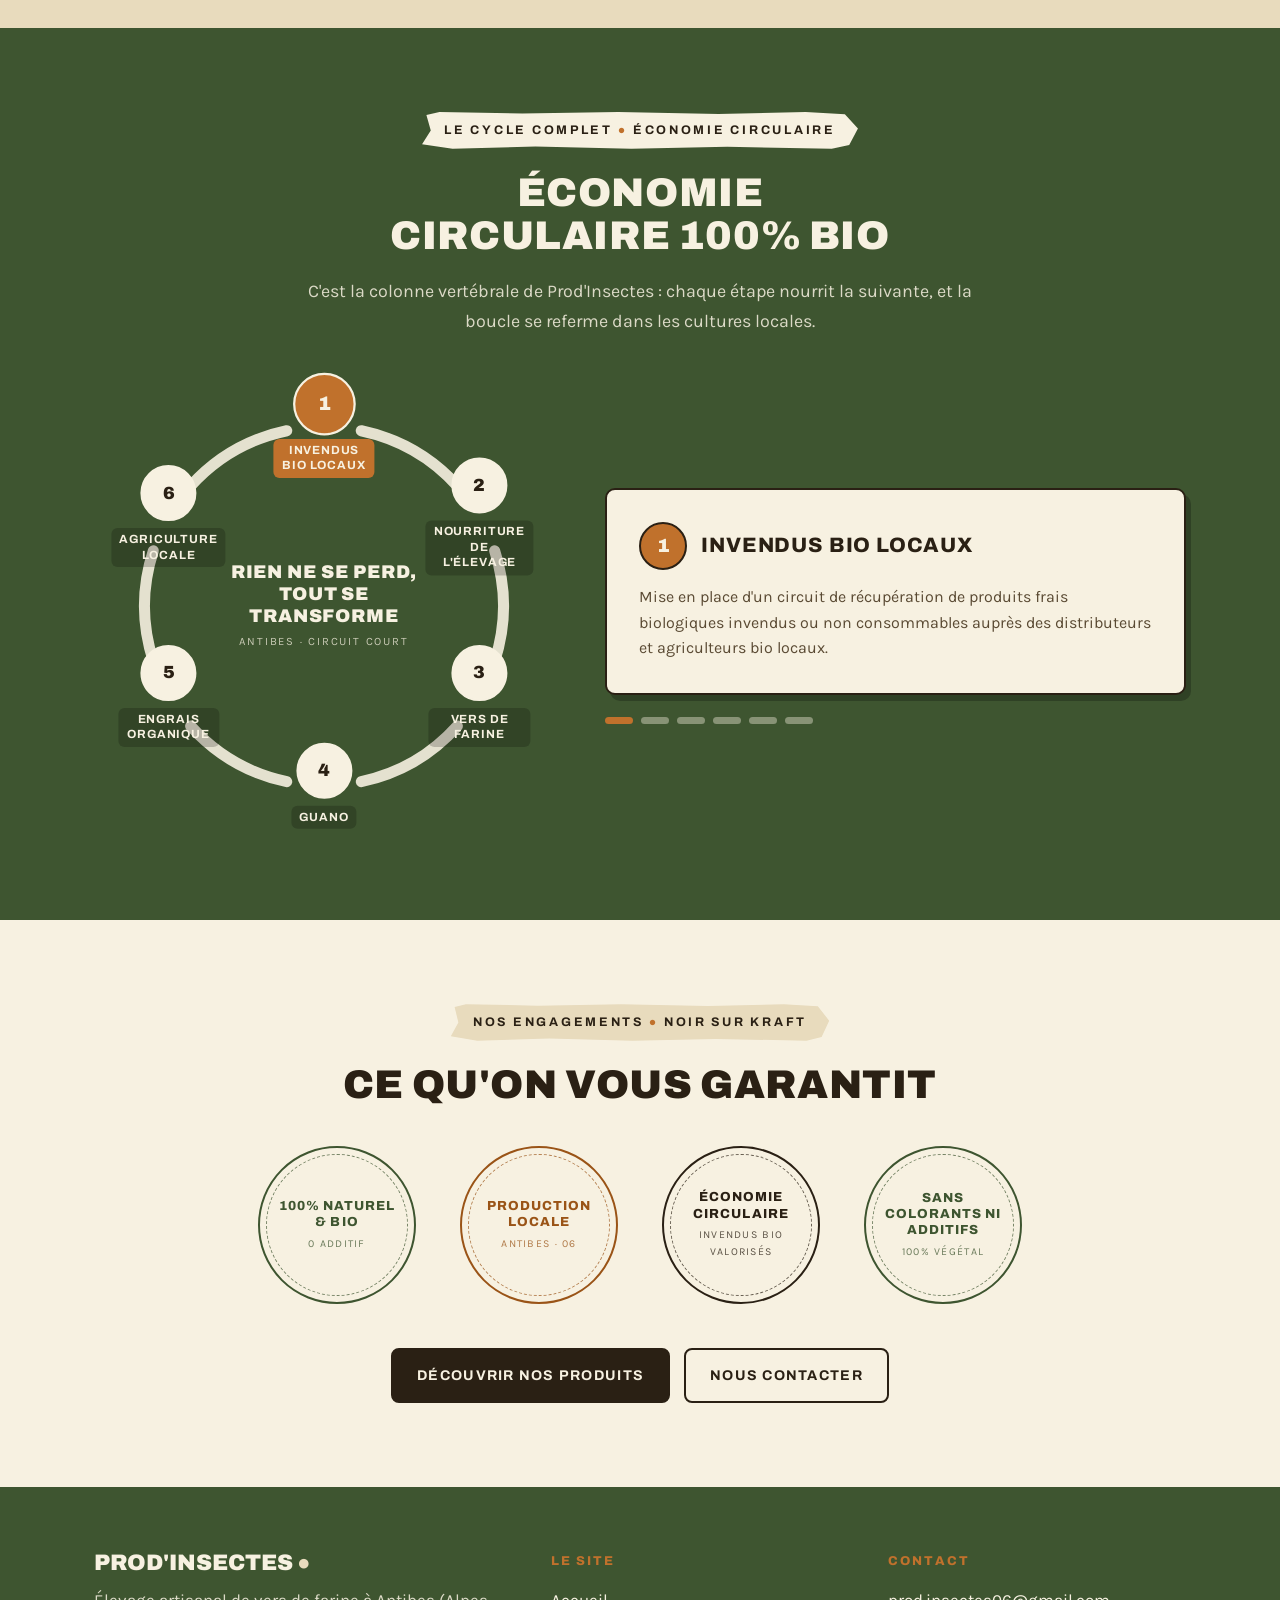
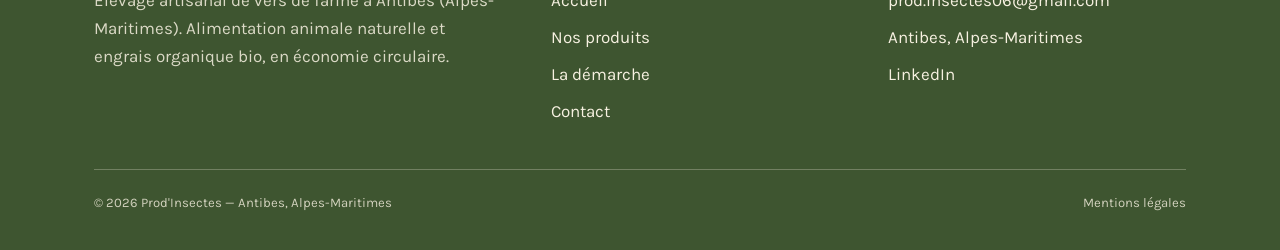
<file: docs/Demarche.html>
<!DOCTYPE html>
<html lang="fr">
<head>
<meta charset="utf-8"></meta>
<meta name="viewport" content="width=device-width, initial-scale=1"></meta>
<title>La démarche — Élevage d'insectes bio et économie circulaire à Antibes | Prod'Insectes</title>
<meta name="description" content="Victor Burte, docteur en agronomie, élève des vers de farine à Antibes en pratiques d'agriculture biologique : nourriture 100 % végétale issue d'invendus bio locaux, guano valorisé en engrais organique."></meta>
<link rel="preconnect" href="https://fonts.googleapis.com"></link>
<link rel="preconnect" href="https://fonts.gstatic.com" crossorigin="anonymous"></link>
<link href="https://fonts.googleapis.com/css2?family=Archivo:wght@500;700;900&amp;family=Bricolage+Grotesque:wght@500;700;800&amp;family=Karla:wght@400;500;700&amp;family=Source+Sans+3:wght@400;600&amp;family=Space+Grotesk:wght@500;700&amp;family=Work+Sans:wght@400;500;600&amp;display=swap" rel="stylesheet"></link>
<link rel="stylesheet" href="site.css"></link>
<script src="theme-boot.js"></script>
<style>
.story p { font-size: 1.06rem; }
.demarche-intro {
  display: grid;
  grid-template-columns: minmax(0, 1.25fr) minmax(0, 0.75fr);
  gap: clamp(28px, 5vw, 64px);
  align-items: center;
}
.demarche-photo { max-width: 400px; width: 100%; justify-self: center; border-radius: var(--radius); }
@media (max-width: 880px) {
  .demarche-intro { grid-template-columns: 1fr; }
  .demarche-photo { max-width: 420px; }
}
.pillars {
  display: grid;
  grid-template-columns: repeat(auto-fit, minmax(240px, 1fr));
  gap: 24px;
}
.pillar {
  background: var(--paper);
  border: var(--border);
  border-radius: var(--radius);
  padding: 26px;
}
.pillar .p-num {
  display: inline-grid;
  place-items: center;
  width: 44px;
  height: 44px;
  border: 2.5px solid var(--ink);
  border-radius: 50%;
  font-family: var(--font-head);
  font-weight: 900;
  margin-bottom: 14px;
  background: var(--kraft);
}
.pillar h3 { font-size: 1.06rem; font-weight: 800; text-transform: uppercase; margin: 0 0 8px; }
.pillar p { margin: 0; font-size: 0.97rem; color: var(--ink-soft); }
@media (max-width: 880px) {
  .pillars { grid-template-columns: 1fr 1fr; }
}
@media (max-width: 560px) {
  .pillars { grid-template-columns: 1fr; }
}
</style>
</head>
<body>

<header class="site-header">
  <div class="container">
    <a class="brand" href="index.html">
      <img src="assets/logo-prod-insectes.png" alt="Prod'Insectes — élevage artisanal de vers de farine à Antibes">
    </a>
    <nav class="site-nav" id="nav" aria-label="Navigation principale">
      <a href="index.html">Accueil</a>
      <a href="Produits.html">Nos produits</a>
      <a href="Demarche.html" class="active" aria-current="page">La démarche</a>
      <a href="Contact.html">Contact</a>
    </nav>
    <button class="nav-toggle" type="button" aria-expanded="false" aria-controls="nav">Menu</button>
  </div>
</header>

<main>

  <!-- ── Portrait + récit ──────────────────────────────────── -->
  <section class="band band-green" data-screen-label="Démarche — portrait">
    <div class="container demarche-intro">
      <div class="story reveal">
        <span class="kicker">Qui suis-je <span class="dot">●</span> La démarche</span>
        <h1 class="section-title" style="font-size: clamp(2rem, 4.4vw, 3.2rem);">Élever des insectes, pour mieux nourrir</h1>
        <p>
          Je m'appelle Victor Burte, j'ai 33 ans. Docteur en fonctionnement des
          agrosystèmes, avec un cursus en biologie, écologie et agronomie, j'ai passé
          des années à étudier la manière dont nos systèmes agricoles fonctionnent —
          et la manière dont ils pourraient fonctionner mieux.
        </p>
        <p>
          Le constat est simple : pour accompagner la transition des agriculteurs vers des
          pratiques éco-responsables, il faut commencer par la base — produire une
          alimentation animale plus saine et respectueuse de l'environnement.
        </p>
        <p>
          Les insectes sont une réponse évidente : une source concentrée de protéines et de
          lipides, riche en omégas 3 et 6, idéale pour les volailles, les poissons, les
          animaux de compagnie et les petits habitants du jardin.
        </p>
        <p>
          Alors j'ai créé Prod'Insectes : un élevage artisanal de vers de farine, ici à
          Antibes, conduit en pratiques d'agriculture biologique — sans additif, sans
          colorant, sans protéine animale, avec une nourriture 100&nbsp;% végétale.
        </p>
      </div>
      <img class="demarche-photo reveal" style="--d: 0.15s;" src="assets/marche-producteur.jpg" alt="Victor Burte sur son stand au marché de producteurs">
    </div>
  </section>

  <!-- ── Bandeau ───────────────────────────────────────────── -->
  <div class="strip" aria-hidden="true">
    <div class="strip-inner">
      <span>Docteur en agrosystèmes</span><span class="sep">◆</span>
      <span>Biologie · Écologie · Agronomie</span><span class="sep">◆</span>
      <span>Élevage artisanal</span><span class="sep">◆</span>
      <span>Antibes · Alpes-Maritimes</span><span class="sep">◆</span>
      <span>Docteur en agrosystèmes</span><span class="sep">◆</span>
      <span>Biologie · Écologie · Agronomie</span><span class="sep">◆</span>
      <span>Élevage artisanal</span>
    </div>
  </div>

  <!-- ── Les piliers ───────────────────────────────────────── -->
  <section class="band" data-screen-label="Démarche — piliers">
    <div class="container">
      <div class="section-head">
        <span class="kicker">Concrètement <span class="dot">●</span> Comment on élève</span>
        <h2 class="section-title">Un élevage conduit comme un agrosystème</h2>
      </div>
      <div class="pillars">
        <div class="pillar reveal" style="--d: 0s;">
          <span class="p-num">1</span>
          <h3>Une nourriture 100% végétale</h3>
          <p>Avoine, fruits et légumes non transformés. Aucune protéine animale,
          aucun additif, aucun colorant — jamais.</p>
        </div>
        <div class="pillar reveal" style="--d: 0.1s;">
          <span class="p-num">2</span>
          <h3>Des invendus bio valorisés</h3>
          <p>Un circuit de récupération des fruits et légumes bio invendus, auprès de
          distributeurs locaux, nourrit l'élevage au quotidien.</p>
        </div>
        <div class="pillar reveal" style="--d: 0.2s;">
          <span class="p-num">3</span>
          <h3>Des insectes nutritifs</h3>
          <p>Le ver de farine concentre protéines, lipides et omégas 3 et 6 :
          un complément idéal pour volailles, poissons et animaux de compagnie.</p>
        </div>
        <div class="pillar reveal" style="--d: 0.3s;">
          <span class="p-num">4</span>
          <h3>Rien ne se perd</h3>
          <p>Le guano de l'élevage devient un engrais organique concentré, qui permet
          de réduire l'usage d'engrais chimiques dans les cultures.</p>
        </div>
      </div>
    </div>
  </section>

  <!-- ── Économie circulaire ───────────────────────────────── -->
  <section class="band band-green" id="cycle" data-screen-label="Démarche — économie circulaire">
    <div class="container">
      <div class="section-head centered">
        <span class="kicker">Le cycle complet <span class="dot">●</span> Économie circulaire</span>
        <h2 class="section-title">Économie circulaire 100% bio</h2>
        <p class="lead">
          C'est la colonne vertébrale de Prod'Insectes : chaque étape nourrit la suivante,
          et la boucle se referme dans les cultures locales.
        </p>
      </div>

      <div class="cycle-wrap">
    <div class="cycle-interactive">
      <div class="cycle">
      <svg class="cycle-svg" viewBox="0 0 100 100" aria-hidden="true">
        <defs>
          <marker id="cycle-arrow" viewBox="0 0 8 8" refX="6.4" refY="4" markerWidth="3.6" markerHeight="3.6" orient="auto"><path d="M 0 0.6 L 7.4 4 L 0 7.4 Z" fill="currentColor"></path></marker>
        </defs>
        <g fill="none" stroke="currentColor" stroke-width="2.4" stroke-linecap="round">
          <path d="M 58.1 11.9 A 39 39 0 0 1 79 23.9" marker-end="url(#cycle-arrow)"></path>
          <path d="M 87.1 38 A 39 39 0 0 1 87.1 62" marker-end="url(#cycle-arrow)"></path>
          <path d="M 79 76.1 A 39 39 0 0 1 58.1 88.2" marker-end="url(#cycle-arrow)"></path>
          <path d="M 41.9 88.2 A 39 39 0 0 1 21 76.1" marker-end="url(#cycle-arrow)"></path>
          <path d="M 12.9 62 A 39 39 0 0 1 12.9 38" marker-end="url(#cycle-arrow)"></path>
          <path d="M 21 23.9 A 39 39 0 0 1 41.9 11.9" marker-end="url(#cycle-arrow)"></path>
        </g>
      </svg>
        <div class="cycle-center">
          <div class="cc-inner">
            <strong>Rien ne se perd, tout se transforme</strong>
            <small>Antibes · Circuit court</small>
          </div>
        </div>
      <button type="button" class="cycle-node is-active" data-step="0" aria-pressed="true" style="left: 50%; top: 11%; --d: 0s;">
        <span class="cn-dot">1</span>
        <span class="cn-label">Invendus bio locaux</span>
      </button>
      <button type="button" class="cycle-node" data-step="1" aria-pressed="false" style="left: 83.8%; top: 30.5%; --d: 0.12s;">
        <span class="cn-dot">2</span>
        <span class="cn-label">Nourriture de l'élevage</span>
      </button>
      <button type="button" class="cycle-node" data-step="2" aria-pressed="false" style="left: 83.8%; top: 69.5%; --d: 0.24s;">
        <span class="cn-dot">3</span>
        <span class="cn-label">Vers de farine</span>
      </button>
      <button type="button" class="cycle-node" data-step="3" aria-pressed="false" style="left: 50%; top: 89%; --d: 0.36s;">
        <span class="cn-dot">4</span>
        <span class="cn-label">Guano</span>
      </button>
      <button type="button" class="cycle-node" data-step="4" aria-pressed="false" style="left: 16.2%; top: 69.5%; --d: 0.48s;">
        <span class="cn-dot">5</span>
        <span class="cn-label">Engrais organique</span>
      </button>
      <button type="button" class="cycle-node" data-step="5" aria-pressed="false" style="left: 16.2%; top: 30.5%; --d: 0.6s;">
        <span class="cn-dot">6</span>
        <span class="cn-label">Agriculture locale</span>
      </button>
      </div>

      <div class="cycle-panel" aria-live="polite">
        <article class="cp-slide is-active" data-step="0">
          <div class="cp-head"><span class="cp-num">1</span><h3>Invendus bio locaux</h3></div>
          <p>Mise en place d'un circuit de récupération de produits frais biologiques invendus ou non consommables auprès des distributeurs et agriculteurs bio locaux.</p>
        </article>
        <article class="cp-slide" data-step="1">
          <div class="cp-head"><span class="cp-num">2</span><h3>Nourriture de l'élevage</h3></div>
          <p>Les vers sont nourris avec des denrées biologiques non transformées (céréales, fruits, légumes et champignons).</p>
        </article>
        <article class="cp-slide" data-step="2">
          <div class="cp-head"><span class="cp-num">3</span><h3>Vers de farine</h3></div>
          <span class="cp-tag">Alimentation animale</span>
          <p>Une partie de la production est utilisée à l'entretien et la croissance de l'élevage. L'autre partie est conditionnée et commercialisée (vers de farine vivants ou déshydratés, poudre d'insectes).</p>
        </article>
        <article class="cp-slide" data-step="3">
          <div class="cp-head"><span class="cp-num">4</span><h3>Guano</h3></div>
          <p>Le guano est composé des déjections des insectes : c'est un produit riche en matière organique qui, une fois mélangé aux résidus alimentaires des insectes, forme le frass.</p>
        </article>
        <article class="cp-slide" data-step="4">
          <div class="cp-head"><span class="cp-num">5</span><h3>Engrais organique</h3></div>
          <p>Le frass est filtré et tamisé pour récupérer une poudre sèche très fine, riche en azote, phosphore, potassium et autres composés issus des insectes. Cette poudre forme un engrais organique unique en son genre, aux propriétés fortifiantes et durables pour les plantes. Les éléments qui le composent sont utilisables directement par les plantes.</p>
        </article>
        <article class="cp-slide" data-step="5">
          <div class="cp-head"><span class="cp-num">6</span><h3>Agriculture locale</h3></div>
          <p>Les insectes font partie du régime alimentaire de nombreux animaux (mammifères, poissons, oiseaux, reptiles, amphibiens). Leur haute qualité améliore significativement la qualité nutritionnelle et sanitaire des animaux qui les consomment.</p>
          <p>L'engrais organique produit par les insectes est une alternative très intéressante aux engrais chimiques. Il est également utilisable en agriculture biologique.</p>
          <p>Il est donc possible de produire des denrées de qualité biologique en utilisant les insectes de notre production pour l'alimentation animale et l'engrais organique pour les cultures arboricoles et maraîchères locales. La boucle est bouclée !</p>
        </article>
        <div class="cp-progress" aria-hidden="true">
          <button type="button" class="cp-dot is-active" data-step="0"></button>
          <button type="button" class="cp-dot" data-step="1"></button>
          <button type="button" class="cp-dot" data-step="2"></button>
          <button type="button" class="cp-dot" data-step="3"></button>
          <button type="button" class="cp-dot" data-step="4"></button>
          <button type="button" class="cp-dot" data-step="5"></button>
        </div>
      </div>
    </div>
      </div>
    </div>
  </section>

  <!-- ── Engagements ───────────────────────────────────────── -->
  <section class="band band-paper" data-screen-label="Démarche — engagements">
    <div class="container">
      <div class="section-head centered">
        <span class="kicker">Nos engagements <span class="dot">●</span> Noir sur kraft</span>
        <h2 class="section-title">Ce qu'on vous garantit</h2>
      </div>
      <div class="stamps">
        <div class="stamp reveal" style="--rot: -4deg; --d: 0s; color: var(--green-deep);">
          <strong>100% naturel &amp; bio</strong>
          <small>0 additif</small>
        </div>
        <div class="stamp reveal" style="--rot: 3deg; --d: 0.1s; color: var(--ocre-deep);">
          <strong>Production locale</strong>
          <small>Antibes · 06</small>
        </div>
        <div class="stamp reveal" style="--rot: -2deg; --d: 0.2s; color: var(--ink);">
          <strong>Économie circulaire</strong>
          <small>Invendus bio valorisés</small>
        </div>
        <div class="stamp reveal" style="--rot: 4deg; --d: 0.3s; color: var(--green-deep);">
          <strong>Sans colorants ni additifs</strong>
          <small>100% végétal</small>
        </div>
      </div>
      <div style="display: flex; justify-content: center; gap: 14px; flex-wrap: wrap; margin-top: 44px;">
        <a class="btn btn-primary" href="Produits.html">Découvrir nos produits</a>
        <a class="btn btn-outline" href="Contact.html">Nous contacter</a>
      </div>
    </div>
  </section>

</main>

<footer class="site-footer" data-screen-label="Footer">
  <div class="container">
    <div class="footer-grid">
      <div>
        <p class="footer-brand">Prod'Insectes <span class="leaf">●</span></p>
        <p style="max-width: 40ch; opacity: 0.85;">
          Élevage artisanal de vers de farine à Antibes (Alpes-Maritimes).
          Alimentation animale naturelle et engrais organique bio, en économie circulaire.
        </p>
      </div>
      <div>
        <h4>Le site</h4>
        <ul>
          <li><a href="index.html">Accueil</a></li>
          <li><a href="Produits.html">Nos produits</a></li>
          <li><a href="Demarche.html">La démarche</a></li>
          <li><a href="Contact.html">Contact</a></li>
        </ul>
      </div>
      <div>
        <h4>Contact</h4>
        <ul>
          <li><a href="mailto:prod.insectes06@gmail.com">prod.insectes06@gmail.com</a></li>
          <li>Antibes, Alpes-Maritimes</li>
          <li><a href="https://www.linkedin.com/company/prod-insectes" target="_blank" rel="noopener">LinkedIn</a></li>
        </ul>
      </div>
    </div>
    <div class="footer-baseline">
      <span>© 2026 Prod'Insectes — Antibes, Alpes-Maritimes</span>
      <a href="#">Mentions légales</a>
    </div>
  </div>
</footer>

<div class="grain" aria-hidden="true"></div>

<script src="site.js"></script>

</body>
</html>
</file>
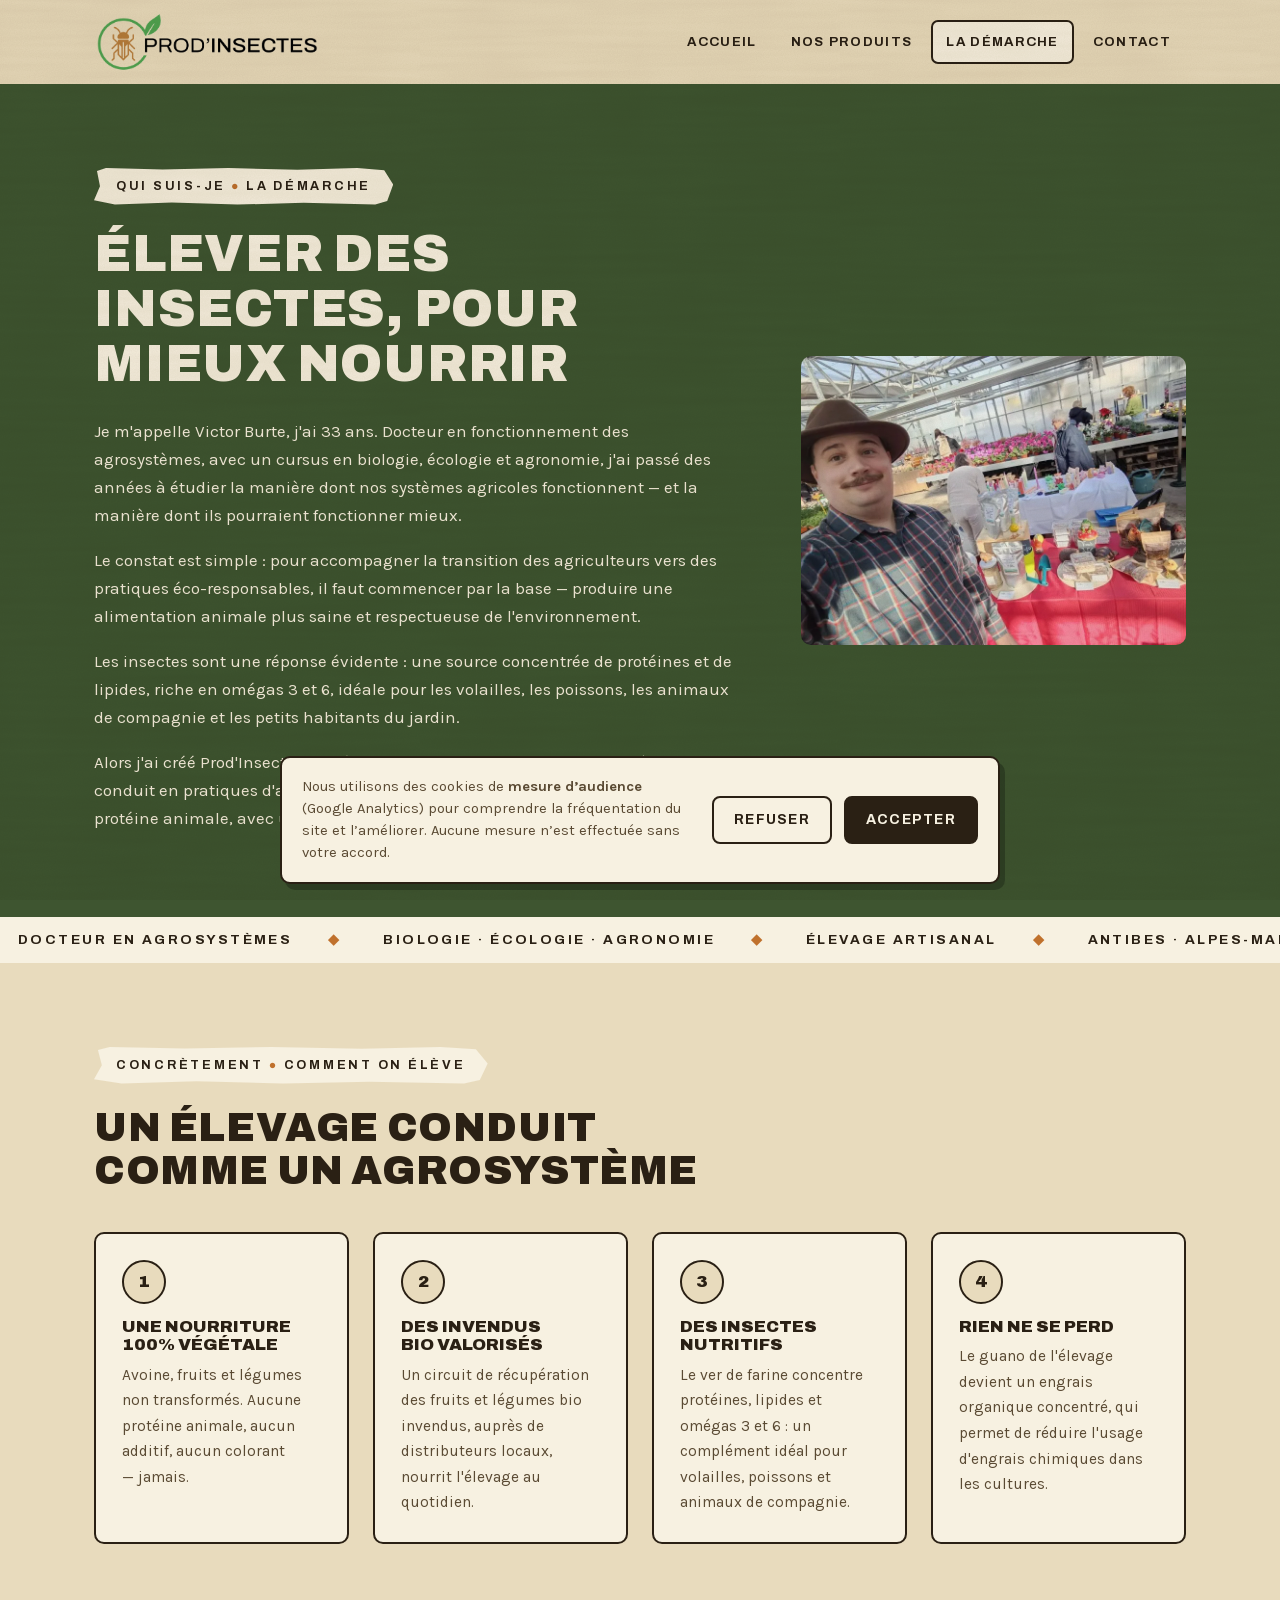
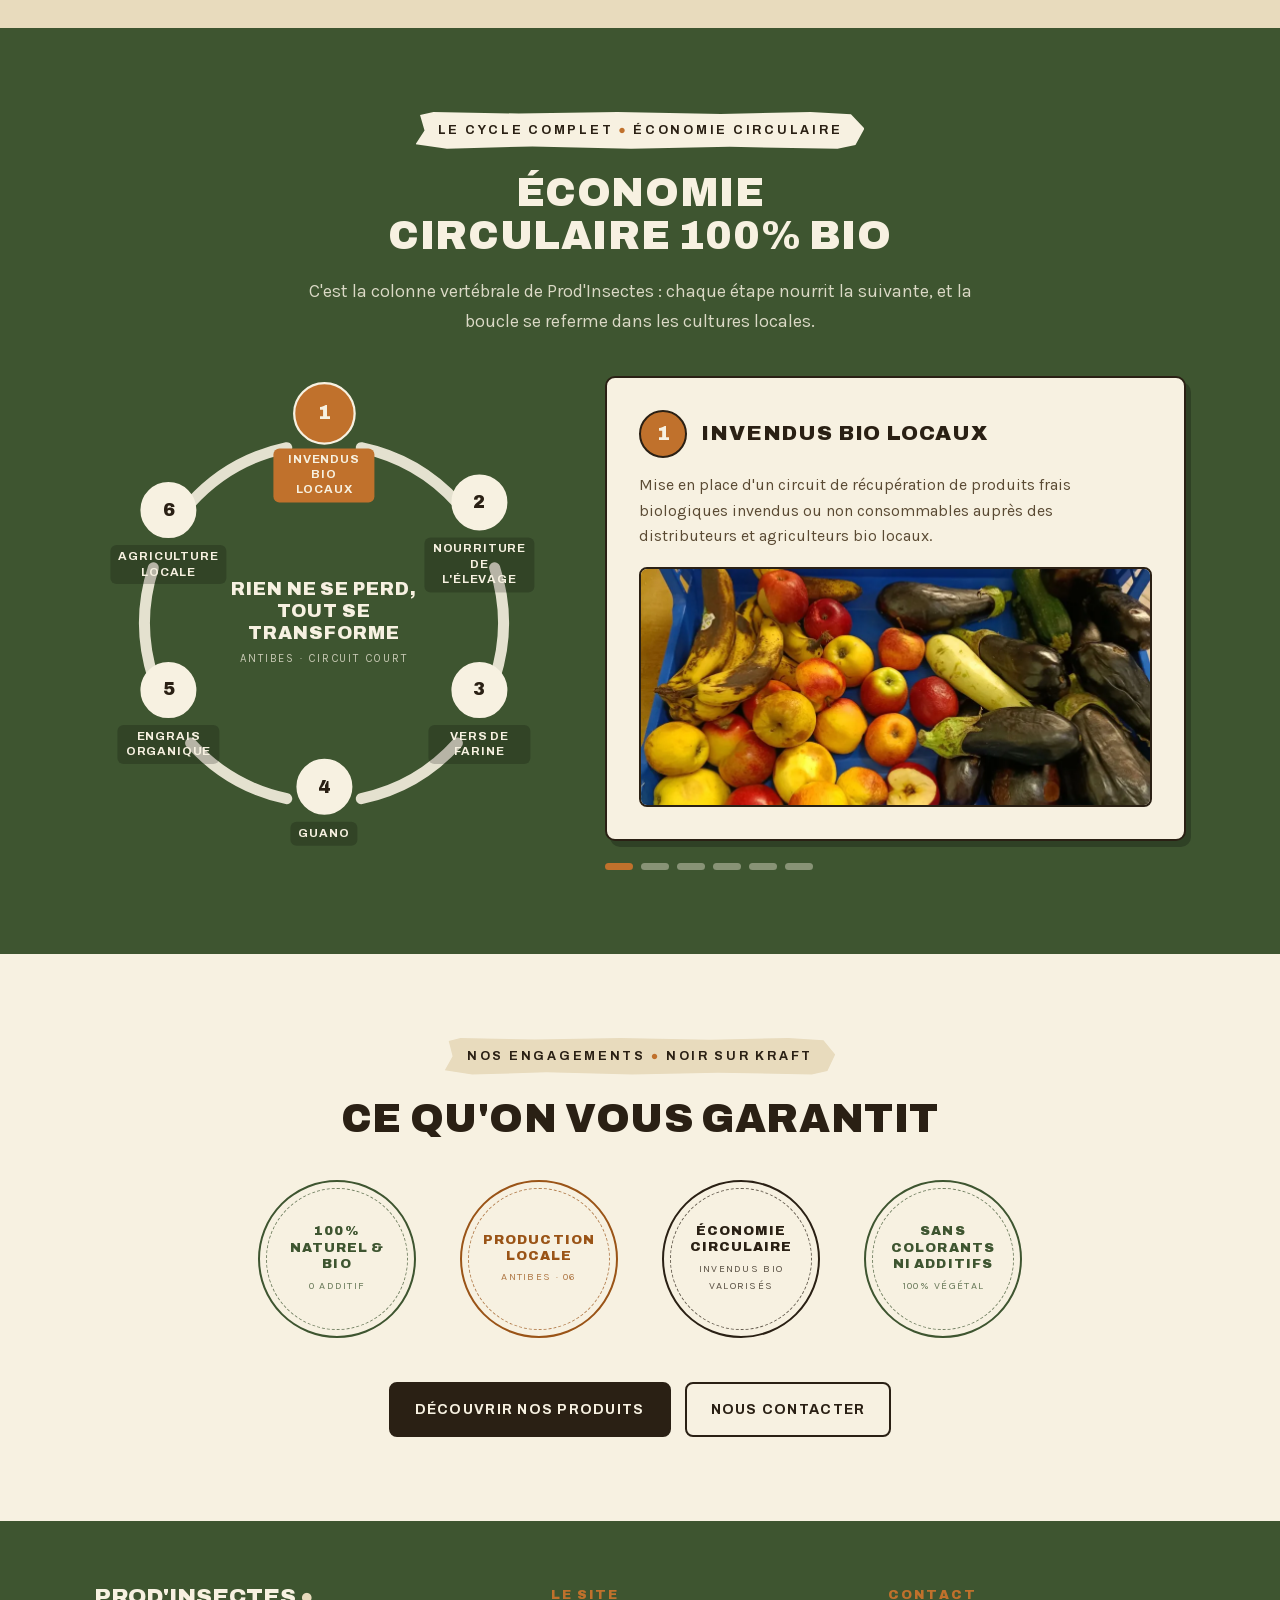
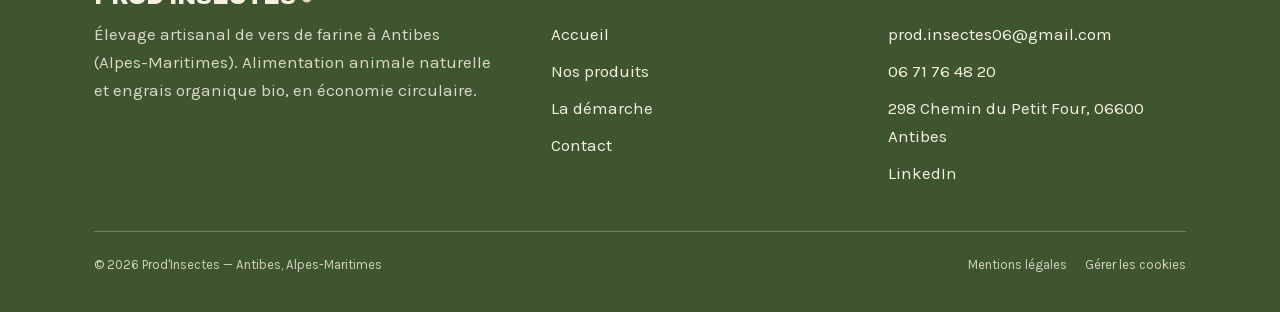
<file: docs/demarche.html>
<!DOCTYPE html>
<html lang="fr">
<head>
<meta charset="utf-8"></meta>
<meta name="viewport" content="width=device-width, initial-scale=1"></meta>
<!-- Google tag (gtag.js) -->
<script async src="https://www.googletagmanager.com/gtag/js?id=G-BSKLV8MP2N"></script>
<script>
  window.dataLayer = window.dataLayer || [];
  function gtag(){dataLayer.push(arguments);}
  gtag('js', new Date());

  // Consent Mode v2 — mesure d'audience refusée par défaut (RGPD / CNIL)
  gtag('consent', 'default', {
    'ad_storage': 'denied',
    'ad_user_data': 'denied',
    'ad_personalization': 'denied',
    'analytics_storage': 'denied',
    'wait_for_update': 500
  });
  try {
    if (localStorage.getItem('prodinsectes-consent') === 'granted') {
      gtag('consent', 'update', { 'analytics_storage': 'granted' });
    }
  } catch (e) {}

  gtag('config', 'G-BSKLV8MP2N');
</script>
<script src="consent.js" defer></script>
<link rel="canonical" href="https://www.prod-insectes.fr/demarche"></link>
<meta property="og:type" content="website"></meta>
<meta property="og:site_name" content="Prod'Insectes"></meta>
<meta property="og:locale" content="fr_FR"></meta>
<meta property="og:title" content="La démarche — Élevage d'insectes bio et économie circulaire à Antibes"></meta>
<meta property="og:description" content="Victor Burte, docteur en agronomie, élève des vers de farine à Antibes en pratiques d'agriculture biologique : nourriture 100 % végétale issue d'invendus bio locaux, guano valorisé en engrais organique."></meta>
<meta property="og:url" content="https://www.prod-insectes.fr/demarche"></meta>
<meta property="og:image" content="https://www.prod-insectes.fr/assets/portrait-victor.jpg"></meta>
<meta property="og:image:width" content="1100"></meta>
<meta property="og:image:height" content="825"></meta>
<meta property="og:image:alt" content="Victor Burte dans son élevage de vers de farine à Antibes"></meta>
<meta name="twitter:card" content="summary_large_image"></meta>
<meta name="twitter:title" content="La démarche — Prod'Insectes"></meta>
<meta name="twitter:description" content="Victor Burte, docteur en agronomie, élève des vers de farine à Antibes en agriculture biologique, en économie circulaire."></meta>
<meta name="twitter:image" content="https://www.prod-insectes.fr/assets/portrait-victor.jpg"></meta>
<title>La démarche — Élevage d'insectes bio et économie circulaire à Antibes | Prod'Insectes</title>
<meta name="description" content="Victor Burte, docteur en agronomie, élève des vers de farine à Antibes en pratiques d'agriculture biologique : nourriture 100 % végétale issue d'invendus bio locaux, guano valorisé en engrais organique."></meta>
<!-- Polices auto-hébergées : plus de DNS ni de TLS vers Google avant le rendu.
     Voir scripts/polices.mjs. Les deux préchargements couvrent les familles
     visibles avant tout défilement. -->
<link rel="preload" as="font" type="font/woff2" href="fonts/archivo-700-latin.woff2" crossorigin></link>
<link rel="preload" as="font" type="font/woff2" href="fonts/karla-400-latin.woff2" crossorigin></link>
<link rel="stylesheet" href="fonts.css"></link>
<link rel="stylesheet" href="site.css?v=20260701"></link>
<link rel="icon" type="image/png" sizes="32x32" href="/assets/favicon_io/favicon-32x32.png"></link>
<link rel="icon" type="image/png" sizes="16x16" href="/assets/favicon_io/favicon-16x16.png"></link>
<link rel="icon" href="/assets/favicon_io/favicon.ico" sizes="any"></link>
<link rel="apple-touch-icon" href="/assets/favicon_io/apple-touch-icon.png"></link>
<link rel="manifest" href="/assets/favicon_io/site.webmanifest"></link>
<meta name="theme-color" content="#E8DBBD"></meta>
<script src="theme-boot.js"></script>
<script type="application/ld+json">
{
  "@context": "https://schema.org",
  "@type": "Person",
  "name": "Victor Burte",
  "jobTitle": "Fondateur de Prod'Insectes, docteur en agronomie",
  "description": "Docteur en fonctionnement des agrosystèmes, fondateur de Prod'Insectes, élevage artisanal de vers de farine à Antibes.",
  "url": "https://www.prod-insectes.fr/demarche",
  "worksFor": {
    "@type": "Organization",
    "@id": "https://www.prod-insectes.fr/#business",
    "name": "Prod'Insectes"
  }
}
</script>
<style>
.story p { font-size: 1.06rem; }
.demarche-intro {
  display: grid;
  grid-template-columns: minmax(0, 1.25fr) minmax(0, 0.75fr);
  gap: clamp(28px, 5vw, 64px);
  align-items: center;
}
.demarche-photo { max-width: 400px; width: 100%; justify-self: center; border-radius: var(--radius); }
@media (max-width: 880px) {
  .demarche-intro { grid-template-columns: 1fr; }
  .demarche-photo { max-width: 420px; }
}
.pillars {
  display: grid;
  grid-template-columns: repeat(auto-fit, minmax(240px, 1fr));
  gap: 24px;
}
.pillar {
  background: var(--paper);
  border: var(--border);
  border-radius: var(--radius);
  padding: 26px;
}
.pillar .p-num {
  display: inline-grid;
  place-items: center;
  width: 44px;
  height: 44px;
  border: 2.5px solid var(--ink);
  border-radius: 50%;
  font-family: var(--font-head);
  font-weight: 900;
  margin-bottom: 14px;
  background: var(--kraft);
}
.pillar h3 { font-size: 1.06rem; font-weight: 800; text-transform: uppercase; margin: 0 0 8px; }
.pillar p { margin: 0; font-size: 0.97rem; color: var(--ink-soft); }
@media (max-width: 880px) {
  .pillars { grid-template-columns: 1fr 1fr; }
}
@media (max-width: 560px) {
  .pillars { grid-template-columns: 1fr; }
}
</style>
</head>
<body>

<header class="site-header">
  <div class="container">
    <a class="brand" href="./">
      <img src="assets/logo-prod-insectes.png" alt="Prod'Insectes — élevage artisanal de vers de farine à Antibes">
    </a>
    <nav class="site-nav" id="nav" aria-label="Navigation principale">
      <a href="./">Accueil</a>
      <a href="produits">Nos produits</a>
      <a href="demarche" class="active" aria-current="page">La démarche</a>
      <a href="contact">Contact</a>
    </nav>
    <button class="nav-toggle" type="button" aria-expanded="false" aria-controls="nav">Menu</button>
  </div>
</header>

<main>

  <!-- ── Portrait + récit ──────────────────────────────────── -->
  <section class="band band-green" data-screen-label="Démarche — portrait">
    <div class="container demarche-intro">
      <div class="story reveal">
        <span class="kicker">Qui suis-je <span class="dot">●</span> La démarche</span>
        <h1 class="section-title" style="font-size: clamp(2rem, 4.4vw, 3.2rem);">Élever des insectes, pour mieux nourrir</h1>
        <p>
          Je m'appelle Victor Burte, j'ai 33 ans. Docteur en fonctionnement des
          agrosystèmes, avec un cursus en biologie, écologie et agronomie, j'ai passé
          des années à étudier la manière dont nos systèmes agricoles fonctionnent —
          et la manière dont ils pourraient fonctionner mieux.
        </p>
        <p>
          Le constat est simple : pour accompagner la transition des agriculteurs vers des
          pratiques éco-responsables, il faut commencer par la base — produire une
          alimentation animale plus saine et respectueuse de l'environnement.
        </p>
        <p>
          Les insectes sont une réponse évidente : une source concentrée de protéines et de
          lipides, riche en omégas 3 et 6, idéale pour les volailles, les poissons, les
          animaux de compagnie et les petits habitants du jardin.
        </p>
        <p>
          Alors j'ai créé Prod'Insectes : un élevage artisanal de vers de farine, ici à
          Antibes, conduit en pratiques d'agriculture biologique — sans additif, sans
          colorant, sans protéine animale, avec une nourriture 100&nbsp;% végétale.
        </p>
      </div>
      <img class="demarche-photo reveal" style="--d: 0.15s;" src="assets/marche-producteur.webp" alt="Victor Burte sur son stand au marché de producteurs">
    </div>
  </section>

  <!-- ── Bandeau ───────────────────────────────────────────── -->
  <div class="strip" aria-hidden="true">
    <div class="strip-inner">
      <span>Docteur en agrosystèmes</span><span class="sep">◆</span>
      <span>Biologie · Écologie · Agronomie</span><span class="sep">◆</span>
      <span>Élevage artisanal</span><span class="sep">◆</span>
      <span>Antibes · Alpes-Maritimes</span><span class="sep">◆</span>
      <span>Docteur en agrosystèmes</span><span class="sep">◆</span>
      <span>Biologie · Écologie · Agronomie</span><span class="sep">◆</span>
      <span>Élevage artisanal</span>
    </div>
  </div>

  <!-- ── Les piliers ───────────────────────────────────────── -->
  <section class="band" data-screen-label="Démarche — piliers">
    <div class="container">
      <div class="section-head">
        <span class="kicker">Concrètement <span class="dot">●</span> Comment on élève</span>
        <h2 class="section-title">Un élevage conduit comme un agrosystème</h2>
      </div>
      <div class="pillars">
        <div class="pillar reveal" style="--d: 0s;">
          <span class="p-num">1</span>
          <h3>Une nourriture 100% végétale</h3>
          <p>Avoine, fruits et légumes non transformés. Aucune protéine animale,
          aucun additif, aucun colorant — jamais.</p>
        </div>
        <div class="pillar reveal" style="--d: 0.1s;">
          <span class="p-num">2</span>
          <h3>Des invendus bio valorisés</h3>
          <p>Un circuit de récupération des fruits et légumes bio invendus, auprès de
          distributeurs locaux, nourrit l'élevage au quotidien.</p>
        </div>
        <div class="pillar reveal" style="--d: 0.2s;">
          <span class="p-num">3</span>
          <h3>Des insectes nutritifs</h3>
          <p>Le ver de farine concentre protéines, lipides et omégas 3 et 6 :
          un complément idéal pour volailles, poissons et animaux de compagnie.</p>
        </div>
        <div class="pillar reveal" style="--d: 0.3s;">
          <span class="p-num">4</span>
          <h3>Rien ne se perd</h3>
          <p>Le guano de l'élevage devient un engrais organique concentré, qui permet
          de réduire l'usage d'engrais chimiques dans les cultures.</p>
        </div>
      </div>
    </div>
  </section>

  <!-- ── Économie circulaire ───────────────────────────────── -->
  <section class="band band-green" id="cycle" data-screen-label="Démarche — économie circulaire">
    <div class="container">
      <div class="section-head centered">
        <span class="kicker">Le cycle complet <span class="dot">●</span> Économie circulaire</span>
        <h2 class="section-title">Économie circulaire 100% bio</h2>
        <p class="lead">
          C'est la colonne vertébrale de Prod'Insectes : chaque étape nourrit la suivante,
          et la boucle se referme dans les cultures locales.
        </p>
      </div>

      <div class="cycle-wrap">
    <div class="cycle-interactive">
      <div class="cycle">
      <svg class="cycle-svg" viewBox="0 0 100 100" aria-hidden="true">
        <defs>
          <marker id="cycle-arrow" viewBox="0 0 8 8" refX="6.4" refY="4" markerWidth="3.6" markerHeight="3.6" orient="auto"><path d="M 0 0.6 L 7.4 4 L 0 7.4 Z" fill="currentColor"></path></marker>
        </defs>
        <g fill="none" stroke="currentColor" stroke-width="2.4" stroke-linecap="round">
          <path d="M 58.1 11.9 A 39 39 0 0 1 79 23.9" marker-end="url(#cycle-arrow)"></path>
          <path d="M 87.1 38 A 39 39 0 0 1 87.1 62" marker-end="url(#cycle-arrow)"></path>
          <path d="M 79 76.1 A 39 39 0 0 1 58.1 88.2" marker-end="url(#cycle-arrow)"></path>
          <path d="M 41.9 88.2 A 39 39 0 0 1 21 76.1" marker-end="url(#cycle-arrow)"></path>
          <path d="M 12.9 62 A 39 39 0 0 1 12.9 38" marker-end="url(#cycle-arrow)"></path>
          <path d="M 21 23.9 A 39 39 0 0 1 41.9 11.9" marker-end="url(#cycle-arrow)"></path>
        </g>
      </svg>
        <div class="cycle-center">
          <div class="cc-inner">
            <strong>Rien ne se perd, tout se transforme</strong>
            <small>Antibes · Circuit court</small>
          </div>
        </div>
      <button type="button" class="cycle-node is-active" data-step="0" aria-pressed="true" style="left: 50%; top: 11%; --d: 0s;">
        <span class="cn-dot">1</span>
        <span class="cn-label">Invendus bio locaux</span>
      </button>
      <button type="button" class="cycle-node" data-step="1" aria-pressed="false" style="left: 83.8%; top: 30.5%; --d: 0.12s;">
        <span class="cn-dot">2</span>
        <span class="cn-label">Nourriture de l'élevage</span>
      </button>
      <button type="button" class="cycle-node" data-step="2" aria-pressed="false" style="left: 83.8%; top: 69.5%; --d: 0.24s;">
        <span class="cn-dot">3</span>
        <span class="cn-label">Vers de farine</span>
      </button>
      <button type="button" class="cycle-node" data-step="3" aria-pressed="false" style="left: 50%; top: 89%; --d: 0.36s;">
        <span class="cn-dot">4</span>
        <span class="cn-label">Guano</span>
      </button>
      <button type="button" class="cycle-node" data-step="4" aria-pressed="false" style="left: 16.2%; top: 69.5%; --d: 0.48s;">
        <span class="cn-dot">5</span>
        <span class="cn-label">Engrais organique</span>
      </button>
      <button type="button" class="cycle-node" data-step="5" aria-pressed="false" style="left: 16.2%; top: 30.5%; --d: 0.6s;">
        <span class="cn-dot">6</span>
        <span class="cn-label">Agriculture locale</span>
      </button>
      </div>

      <div class="cycle-panel" aria-live="polite">
        <article class="cp-slide is-active" data-step="0">
          <div class="cp-head"><span class="cp-num">1</span><h3>Invendus bio locaux</h3></div>
          <p>Mise en place d'un circuit de récupération de produits frais biologiques invendus ou non consommables auprès des distributeurs et agriculteurs bio locaux.</p>
          <img class="cp-photo" src="assets/invendus-bio-locaux.webp" alt="Cagette d'invendus bio locaux récupérés : bananes, pommes, courgettes et aubergines" loading="lazy">
        </article>
        <article class="cp-slide" data-step="1">
          <div class="cp-head"><span class="cp-num">2</span><h3>Nourriture de l'élevage</h3></div>
          <p>Les vers sont nourris avec des denrées biologiques non transformées (céréales, fruits, légumes et champignons).</p>
          <img class="cp-photo" src="assets/nourriture-elevage.webp" alt="Bacs d'élevage de vers de farine sur flocons d'avoine, nourris de morceaux de poivron, courgette et fruits" loading="lazy">
        </article>
        <article class="cp-slide" data-step="2">
          <div class="cp-head"><span class="cp-num">3</span><h3>Vers de farine</h3></div>
          <span class="cp-tag">Alimentation animale</span>
          <p>Une partie de la production est utilisée à l'entretien et la croissance de l'élevage&nbsp;: ces vers deviennent des ténébrions adultes, qui pondent dans les bacs et donnent la génération suivante. L'autre partie est conditionnée et commercialisée (vers de farine vivants ou déshydratés, poudre d'insectes).</p>
          <img class="cp-photo" src="assets/adultes-tenebrions.webp" alt="Ténébrions meuniers adultes en train de pondre dans un bac d'élevage, sur flocons d'avoine avec des morceaux de fruits et légumes" loading="lazy">
        </article>
        <article class="cp-slide" data-step="3">
          <div class="cp-head"><span class="cp-num">4</span><h3>Guano</h3></div>
          <p>Le guano est composé des déjections des insectes : c'est un produit riche en matière organique qui, une fois mélangé aux résidus alimentaires des insectes, forme le frass. On le récupère en tamisant les bacs d'élevage.</p>
          <img class="cp-photo" src="assets/tamisage-frass.webp" alt="Tamisage d'un bac d'élevage : les flocons restent dans le tamis, le frass tombe dans un grand bac en plastique" loading="lazy" style="object-position: 50% 60%;">
        </article>
        <article class="cp-slide" data-step="4">
          <div class="cp-head"><span class="cp-num">5</span><h3>Engrais organique</h3></div>
          <p>Le frass est filtré et tamisé pour récupérer une poudre sèche très fine, riche en azote, phosphore, potassium et autres composés issus des insectes. Cette poudre forme un engrais organique unique en son genre, aux propriétés fortifiantes et durables pour les plantes. Les éléments qui le composent sont utilisables directement par les plantes.</p>
        </article>
        <article class="cp-slide" data-step="5">
          <div class="cp-head"><span class="cp-num">6</span><h3>Agriculture locale</h3></div>
          <p>Les insectes font partie du régime alimentaire de nombreux animaux (mammifères, poissons, oiseaux, reptiles, amphibiens). Leur haute qualité améliore significativement la qualité nutritionnelle et sanitaire des animaux qui les consomment.</p>
          <p>L'engrais organique produit par les insectes est une alternative très intéressante aux engrais chimiques. Il est également utilisable en agriculture biologique.</p>
          <p>Il est donc possible de produire des denrées de qualité biologique en utilisant les insectes de notre production pour l'alimentation animale et l'engrais organique pour les cultures arboricoles et maraîchères locales. La boucle est bouclée !</p>
        </article>
        <div class="cp-progress" aria-hidden="true">
          <button type="button" class="cp-dot is-active" data-step="0"></button>
          <button type="button" class="cp-dot" data-step="1"></button>
          <button type="button" class="cp-dot" data-step="2"></button>
          <button type="button" class="cp-dot" data-step="3"></button>
          <button type="button" class="cp-dot" data-step="4"></button>
          <button type="button" class="cp-dot" data-step="5"></button>
        </div>
      </div>
    </div>
      </div>
    </div>
  </section>

  <!-- ── Engagements ───────────────────────────────────────── -->
  <section class="band band-paper" data-screen-label="Démarche — engagements">
    <div class="container">
      <div class="section-head centered">
        <span class="kicker">Nos engagements <span class="dot">●</span> Noir sur kraft</span>
        <h2 class="section-title">Ce qu'on vous garantit</h2>
      </div>
      <div class="stamps">
        <div class="stamp reveal" style="--rot: -4deg; --d: 0s; color: var(--green-deep);">
          <strong>100% naturel &amp; bio</strong>
          <small>0 additif</small>
        </div>
        <div class="stamp reveal" style="--rot: 3deg; --d: 0.1s; color: var(--ocre-deep);">
          <strong>Production locale</strong>
          <small>Antibes · 06</small>
        </div>
        <div class="stamp reveal" style="--rot: -2deg; --d: 0.2s; color: var(--ink);">
          <strong>Économie circulaire</strong>
          <small>Invendus bio valorisés</small>
        </div>
        <div class="stamp reveal" style="--rot: 4deg; --d: 0.3s; color: var(--green-deep);">
          <strong>Sans colorants ni additifs</strong>
          <small>100% végétal</small>
        </div>
      </div>
      <div style="display: flex; justify-content: center; gap: 14px; flex-wrap: wrap; margin-top: 44px;">
        <a class="btn btn-primary" href="produits">Découvrir nos produits</a>
        <a class="btn btn-outline" href="contact">Nous contacter</a>
      </div>
    </div>
  </section>

</main>

<footer class="site-footer" data-screen-label="Footer">
  <div class="container">
    <div class="footer-grid">
      <div>
        <p class="footer-brand">Prod'Insectes <span class="leaf">●</span></p>
        <p style="max-width: 40ch; opacity: 0.85;">
          Élevage artisanal de vers de farine à Antibes (Alpes-Maritimes).
          Alimentation animale naturelle et engrais organique bio, en économie circulaire.
        </p>
      </div>
      <div>
        <h4>Le site</h4>
        <ul>
          <li><a href="./">Accueil</a></li>
          <li><a href="produits">Nos produits</a></li>
          <li><a href="demarche">La démarche</a></li>
          <li><a href="contact">Contact</a></li>
        </ul>
      </div>
      <div>
        <h4>Contact</h4>
        <ul>
          <li><a href="mailto:prod.insectes06@gmail.com">prod.insectes06@gmail.com</a></li>
          <li><a href="tel:+33671764820">06 71 76 48 20</a></li>
          <li>298 Chemin du Petit Four, 06600 Antibes</li>
          <li><a href="https://www.linkedin.com/company/prod-insectes" target="_blank" rel="noopener">LinkedIn</a></li>
        </ul>
      </div>
    </div>
    <div class="footer-baseline">
      <span>© 2026 Prod'Insectes — Antibes, Alpes-Maritimes</span>
      <span class="footer-legal-links">
        <a href="mentions-legales">Mentions légales</a>
        <a href="#" data-cookie-settings>Gérer les cookies</a>
      </span>
    </div>
  </div>
</footer>

<div class="grain" aria-hidden="true"></div>

<script src="site.js"></script>

</body>
</html>
</file>
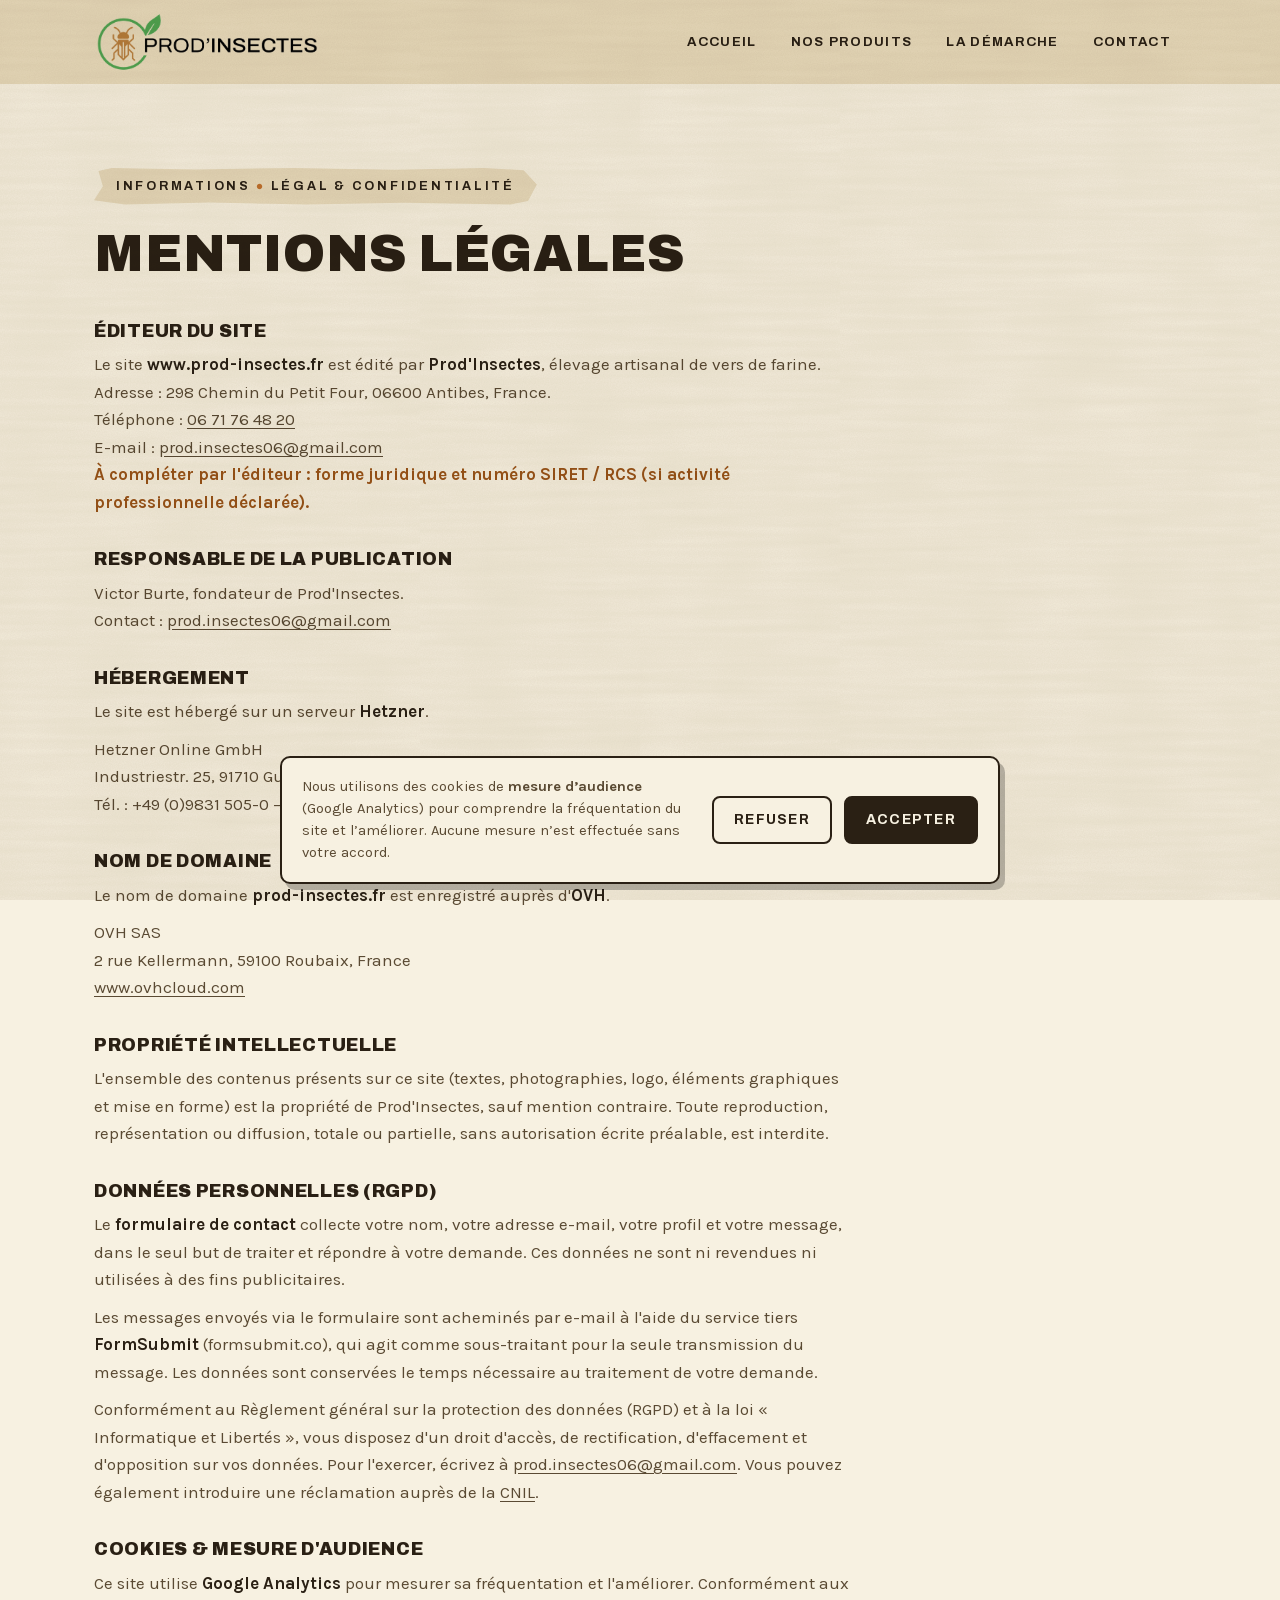
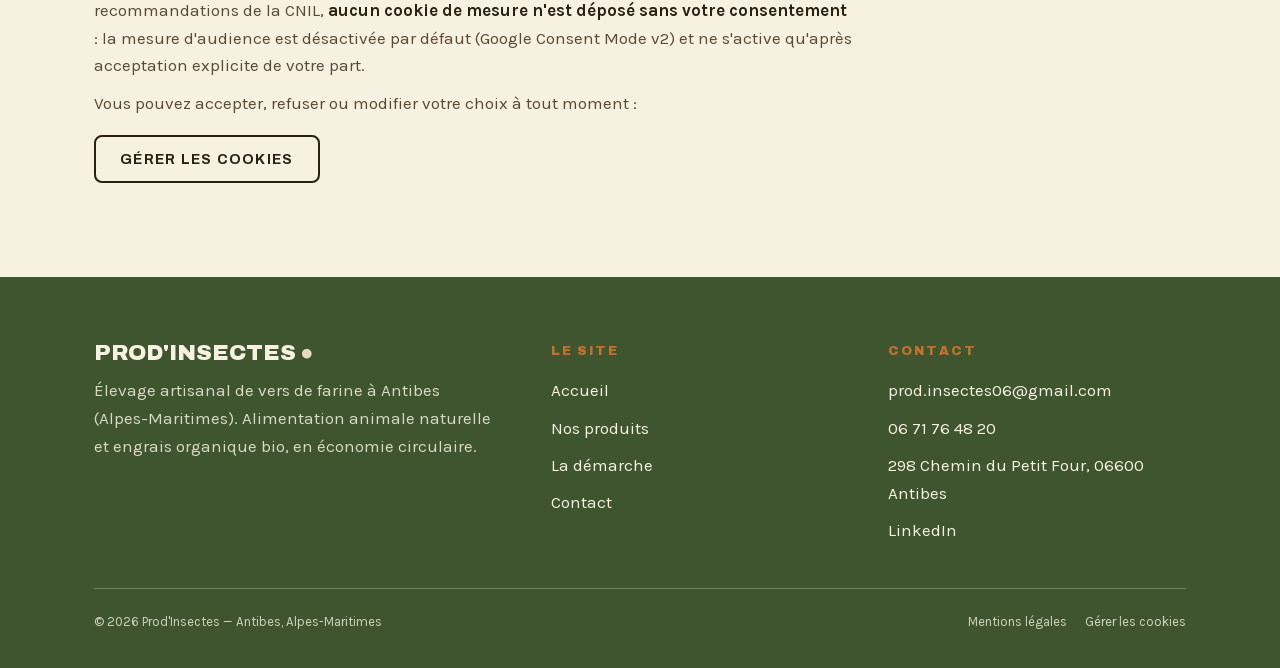
<file: docs/mentions-legales.html>
<!DOCTYPE html>
<html lang="fr">
<head>
<meta charset="utf-8"></meta>
<meta name="viewport" content="width=device-width, initial-scale=1"></meta>
<!-- Google tag (gtag.js) -->
<script async src="https://www.googletagmanager.com/gtag/js?id=G-BSKLV8MP2N"></script>
<script>
  window.dataLayer = window.dataLayer || [];
  function gtag(){dataLayer.push(arguments);}
  gtag('js', new Date());

  // Consent Mode v2 — mesure d'audience refusée par défaut (RGPD / CNIL)
  gtag('consent', 'default', {
    'ad_storage': 'denied',
    'ad_user_data': 'denied',
    'ad_personalization': 'denied',
    'analytics_storage': 'denied',
    'wait_for_update': 500
  });
  try {
    if (localStorage.getItem('prodinsectes-consent') === 'granted') {
      gtag('consent', 'update', { 'analytics_storage': 'granted' });
    }
  } catch (e) {}

  gtag('config', 'G-BSKLV8MP2N');
</script>
<script src="consent.js" defer></script>
<link rel="canonical" href="https://www.prod-insectes.fr/mentions-legales"></link>
<meta property="og:type" content="website"></meta>
<meta property="og:site_name" content="Prod'Insectes"></meta>
<meta property="og:locale" content="fr_FR"></meta>
<meta property="og:title" content="Mentions légales — Prod'Insectes"></meta>
<meta property="og:description" content="Mentions légales et politique de confidentialité du site Prod'Insectes : éditeur, hébergeur, données personnelles et cookies."></meta>
<meta property="og:url" content="https://www.prod-insectes.fr/mentions-legales"></meta>
<meta property="og:image" content="https://www.prod-insectes.fr/assets/slide-vers.jpg"></meta>
<meta name="twitter:card" content="summary_large_image"></meta>
<title>Mentions légales & confidentialité — Prod'Insectes</title>
<meta name="description" content="Mentions légales et politique de confidentialité du site Prod'Insectes : éditeur, responsable de publication, hébergeur, données personnelles et cookies."></meta>
<!-- Polices auto-hébergées : plus de DNS ni de TLS vers Google avant le rendu.
     Voir scripts/polices.mjs. Les deux préchargements couvrent les familles
     visibles avant tout défilement. -->
<link rel="preload" as="font" type="font/woff2" href="fonts/archivo-700-latin.woff2" crossorigin></link>
<link rel="preload" as="font" type="font/woff2" href="fonts/karla-400-latin.woff2" crossorigin></link>
<link rel="stylesheet" href="fonts.css"></link>
<link rel="stylesheet" href="site.css?v=20260701"></link>
<link rel="icon" type="image/png" sizes="32x32" href="/assets/favicon_io/favicon-32x32.png"></link>
<link rel="icon" type="image/png" sizes="16x16" href="/assets/favicon_io/favicon-16x16.png"></link>
<link rel="icon" href="/assets/favicon_io/favicon.ico" sizes="any"></link>
<link rel="apple-touch-icon" href="/assets/favicon_io/apple-touch-icon.png"></link>
<link rel="manifest" href="/assets/favicon_io/site.webmanifest"></link>
<meta name="theme-color" content="#E8DBBD"></meta>
<script src="theme-boot.js"></script>
<style>
.legal { max-width: 760px; }
.legal h2 {
  font-family: var(--font-head);
  font-weight: 800;
  font-size: 1.12rem;
  text-transform: uppercase;
  letter-spacing: 0.04em;
  margin: 34px 0 10px;
}
.legal h2:first-of-type { margin-top: 0; }
.legal p, .legal address {
  margin: 0 0 10px;
  line-height: 1.62;
  color: var(--ink-soft);
  font-style: normal;
}
.legal strong { color: var(--ink); }
.legal a { text-decoration: underline; text-underline-offset: 3px; }
.legal .btn { margin-top: 8px; }
.legal .todo { color: var(--ocre-deep); font-weight: 700; }
</style>
</head>
<body>

<header class="site-header">
  <div class="container">
    <a class="brand" href="./">
      <img src="assets/logo-prod-insectes.png" alt="Prod'Insectes — élevage artisanal de vers de farine à Antibes">
    </a>
    <nav class="site-nav" id="nav" aria-label="Navigation principale">
      <a href="./">Accueil</a>
      <a href="produits">Nos produits</a>
      <a href="demarche">La démarche</a>
      <a href="contact">Contact</a>
    </nav>
    <button class="nav-toggle" type="button" aria-expanded="false" aria-controls="nav">Menu</button>
  </div>
</header>

<main>

  <section class="band band-paper" data-screen-label="Mentions légales">
    <div class="container">
      <div class="section-head">
        <span class="kicker">Informations <span class="dot">●</span> Légal &amp; confidentialité</span>
        <h1 class="section-title" style="font-size: clamp(2rem, 4.4vw, 3.2rem);">Mentions légales</h1>
      </div>

      <div class="legal reveal">
        <h2>Éditeur du site</h2>
        <p>
          Le site <strong>www.prod-insectes.fr</strong> est édité par <strong>Prod'Insectes</strong>,
          élevage artisanal de vers de farine.<br>
          Adresse : 298 Chemin du Petit Four, 06600 Antibes, France.<br>
          Téléphone : <a href="tel:+33671764820">06 71 76 48 20</a><br>
          E-mail : <a href="mailto:prod.insectes06@gmail.com">prod.insectes06@gmail.com</a><br>
          <span class="todo">À compléter par l'éditeur : forme juridique et numéro SIRET / RCS (si activité professionnelle déclarée).</span>
        </p>

        <h2>Responsable de la publication</h2>
        <p>
          Victor Burte, fondateur de Prod'Insectes.<br>
          Contact : <a href="mailto:prod.insectes06@gmail.com">prod.insectes06@gmail.com</a>
        </p>

        <h2>Hébergement</h2>
        <p>
          Le site est hébergé sur un serveur <strong>Hetzner</strong>.<br>
        </p>
        <address>
          Hetzner Online GmbH<br>
          Industriestr. 25, 91710 Gunzenhausen, Allemagne<br>
          Tél. : +49 (0)9831 505-0 — <a href="https://www.hetzner.com" target="_blank" rel="noopener">www.hetzner.com</a>
        </address>

        <h2>Nom de domaine</h2>
        <p>
          Le nom de domaine <strong>prod-insectes.fr</strong> est enregistré auprès d'<strong>OVH</strong>.<br>
        </p>
        <address>
          OVH SAS<br>
          2 rue Kellermann, 59100 Roubaix, France<br>
          <a href="https://www.ovhcloud.com" target="_blank" rel="noopener">www.ovhcloud.com</a>
        </address>

        <h2>Propriété intellectuelle</h2>
        <p>
          L'ensemble des contenus présents sur ce site (textes, photographies, logo, éléments
          graphiques et mise en forme) est la propriété de Prod'Insectes, sauf mention contraire.
          Toute reproduction, représentation ou diffusion, totale ou partielle, sans autorisation
          écrite préalable, est interdite.
        </p>

        <h2>Données personnelles (RGPD)</h2>
        <p>
          Le <strong>formulaire de contact</strong> collecte votre nom, votre adresse e-mail, votre
          profil et votre message, dans le seul but de traiter et répondre à votre demande. Ces
          données ne sont ni revendues ni utilisées à des fins publicitaires.
        </p>
        <p>
          Les messages envoyés via le formulaire sont acheminés par e-mail à l'aide du service
          tiers <strong>FormSubmit</strong> (formsubmit.co), qui agit comme sous-traitant pour la
          seule transmission du message. Les données sont conservées le temps nécessaire au
          traitement de votre demande.
        </p>
        <p>
          Conformément au Règlement général sur la protection des données (RGPD) et à la loi
          « Informatique et Libertés », vous disposez d'un droit d'accès, de rectification, d'effacement
          et d'opposition sur vos données. Pour l'exercer, écrivez à
          <a href="mailto:prod.insectes06@gmail.com">prod.insectes06@gmail.com</a>. Vous pouvez
          également introduire une réclamation auprès de la
          <a href="https://www.cnil.fr" target="_blank" rel="noopener">CNIL</a>.
        </p>

        <h2>Cookies &amp; mesure d'audience</h2>
        <p>
          Ce site utilise <strong>Google Analytics</strong> pour mesurer sa fréquentation et
          l'améliorer. Conformément aux recommandations de la CNIL, <strong>aucun cookie de mesure
          n'est déposé sans votre consentement</strong> : la mesure d'audience est désactivée par
          défaut (Google Consent Mode v2) et ne s'active qu'après acceptation explicite de votre part.
        </p>
        <p>
          Vous pouvez accepter, refuser ou modifier votre choix à tout moment :
        </p>
        <p>
          <button type="button" class="btn btn-outline" data-cookie-settings>Gérer les cookies</button>
        </p>
      </div>
    </div>
  </section>

</main>

<footer class="site-footer" data-screen-label="Footer">
  <div class="container">
    <div class="footer-grid">
      <div>
        <p class="footer-brand">Prod'Insectes <span class="leaf">●</span></p>
        <p style="max-width: 40ch; opacity: 0.85;">
          Élevage artisanal de vers de farine à Antibes (Alpes-Maritimes).
          Alimentation animale naturelle et engrais organique bio, en économie circulaire.
        </p>
      </div>
      <div>
        <h4>Le site</h4>
        <ul>
          <li><a href="./">Accueil</a></li>
          <li><a href="produits">Nos produits</a></li>
          <li><a href="demarche">La démarche</a></li>
          <li><a href="contact">Contact</a></li>
        </ul>
      </div>
      <div>
        <h4>Contact</h4>
        <ul>
          <li><a href="mailto:prod.insectes06@gmail.com">prod.insectes06@gmail.com</a></li>
          <li><a href="tel:+33671764820">06 71 76 48 20</a></li>
          <li>298 Chemin du Petit Four, 06600 Antibes</li>
          <li><a href="https://www.linkedin.com/company/prod-insectes" target="_blank" rel="noopener">LinkedIn</a></li>
        </ul>
      </div>
    </div>
    <div class="footer-baseline">
      <span>© 2026 Prod'Insectes — Antibes, Alpes-Maritimes</span>
      <span class="footer-legal-links">
        <a href="mentions-legales">Mentions légales</a>
        <a href="#" data-cookie-settings>Gérer les cookies</a>
      </span>
    </div>
  </div>
</footer>

<div class="grain" aria-hidden="true"></div>

<script src="site.js"></script>

</body>
</html>
</file>
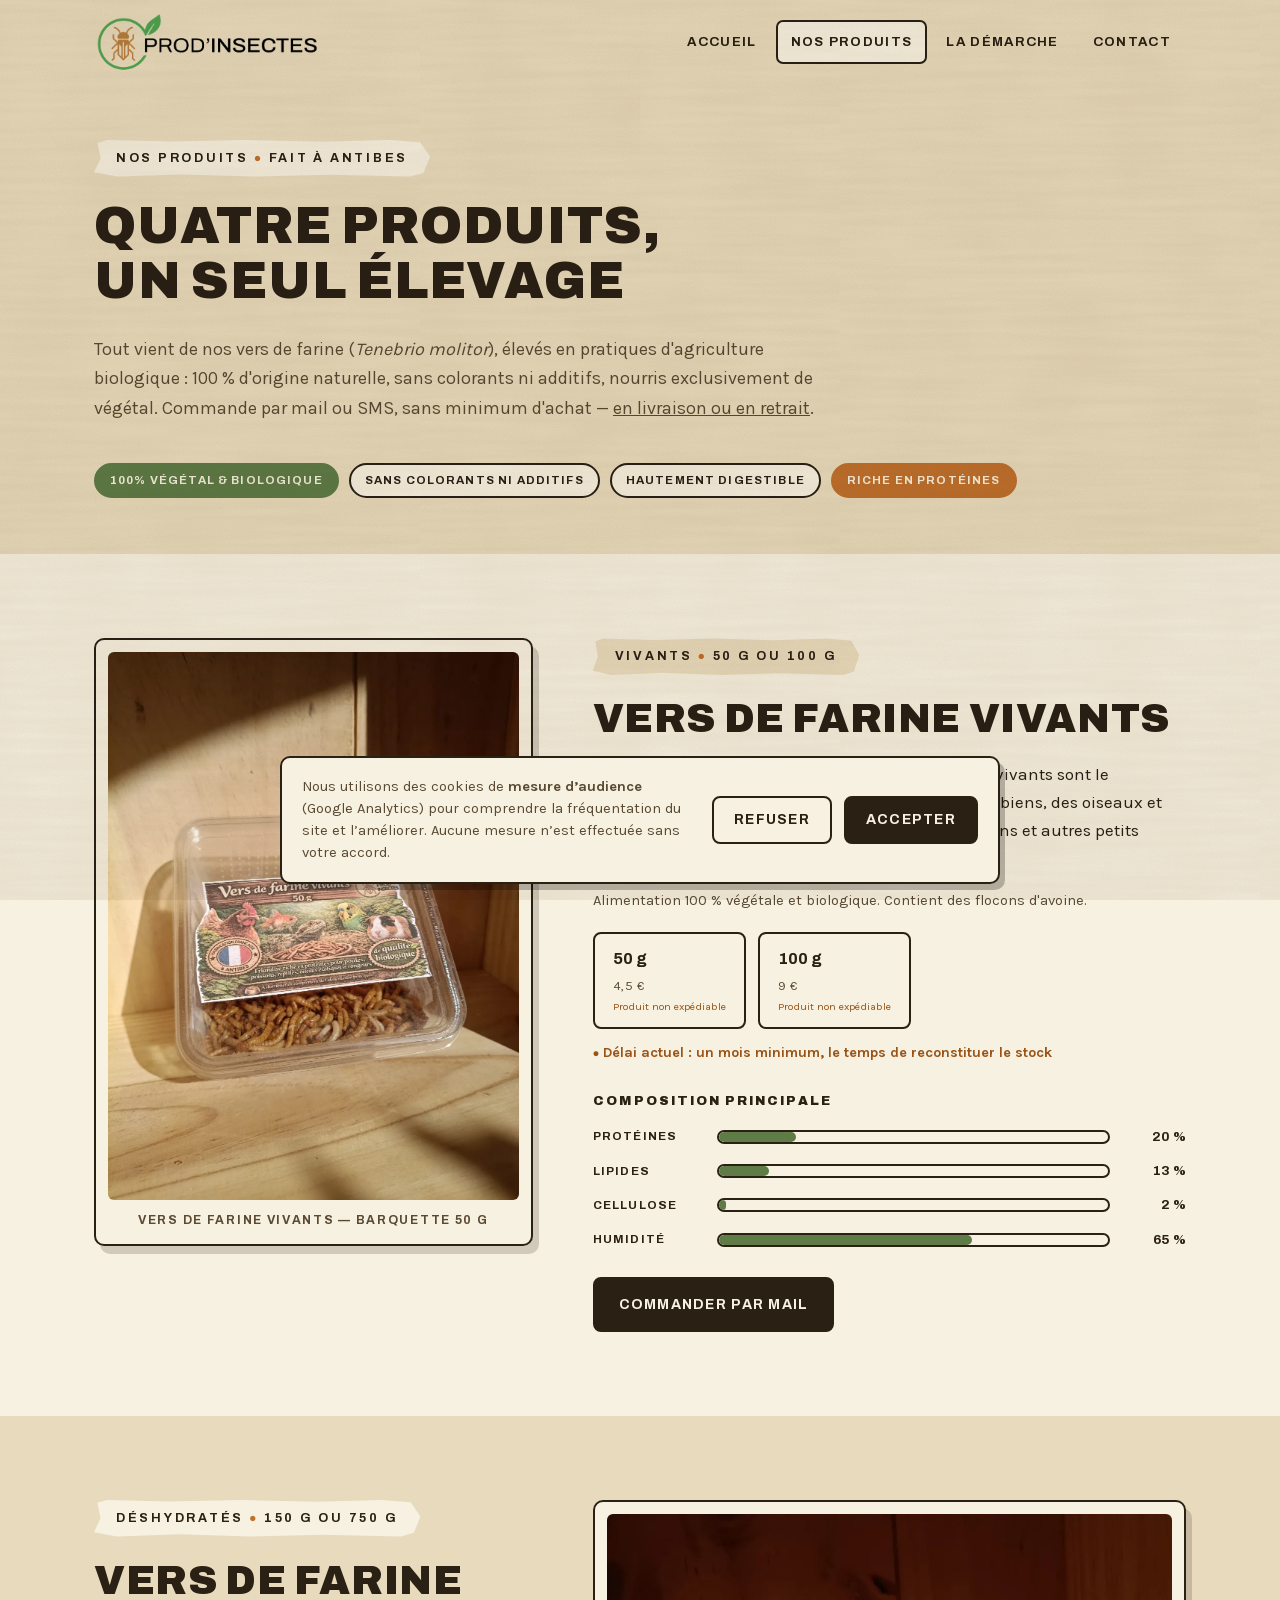
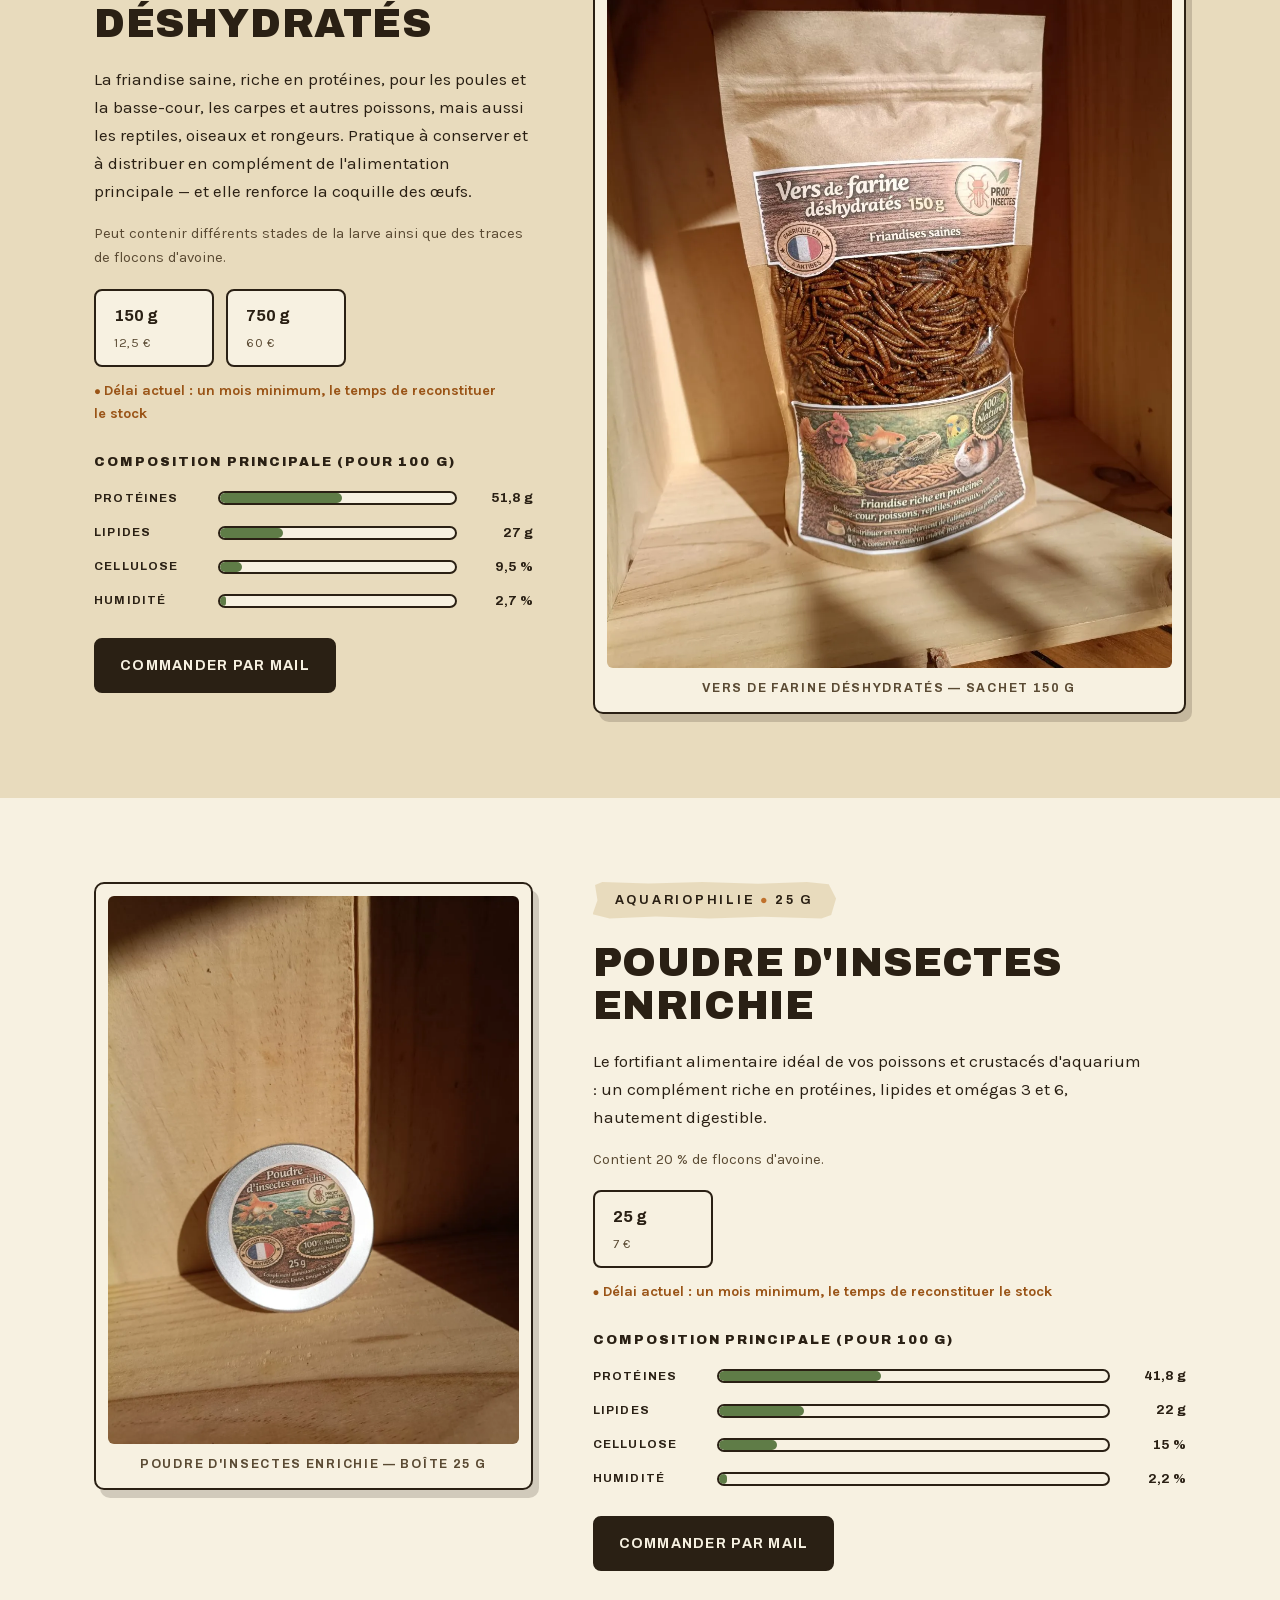
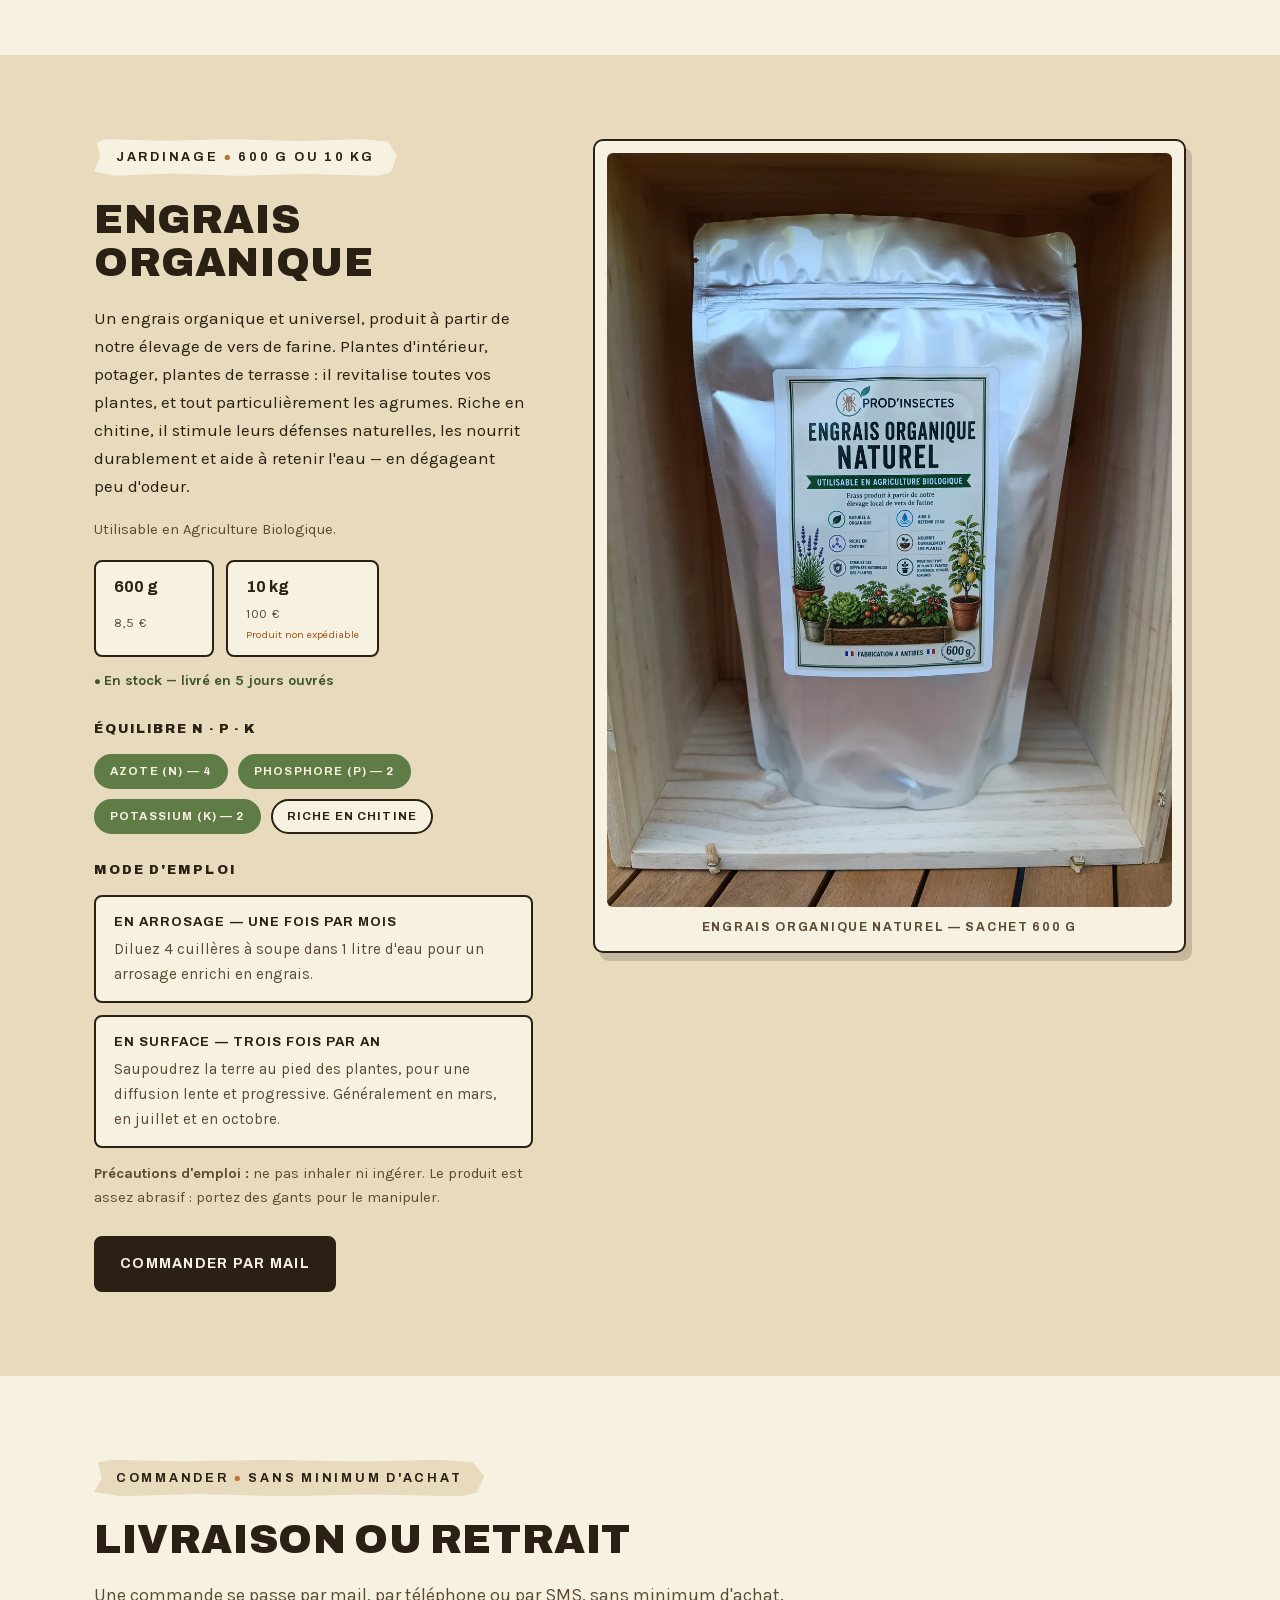
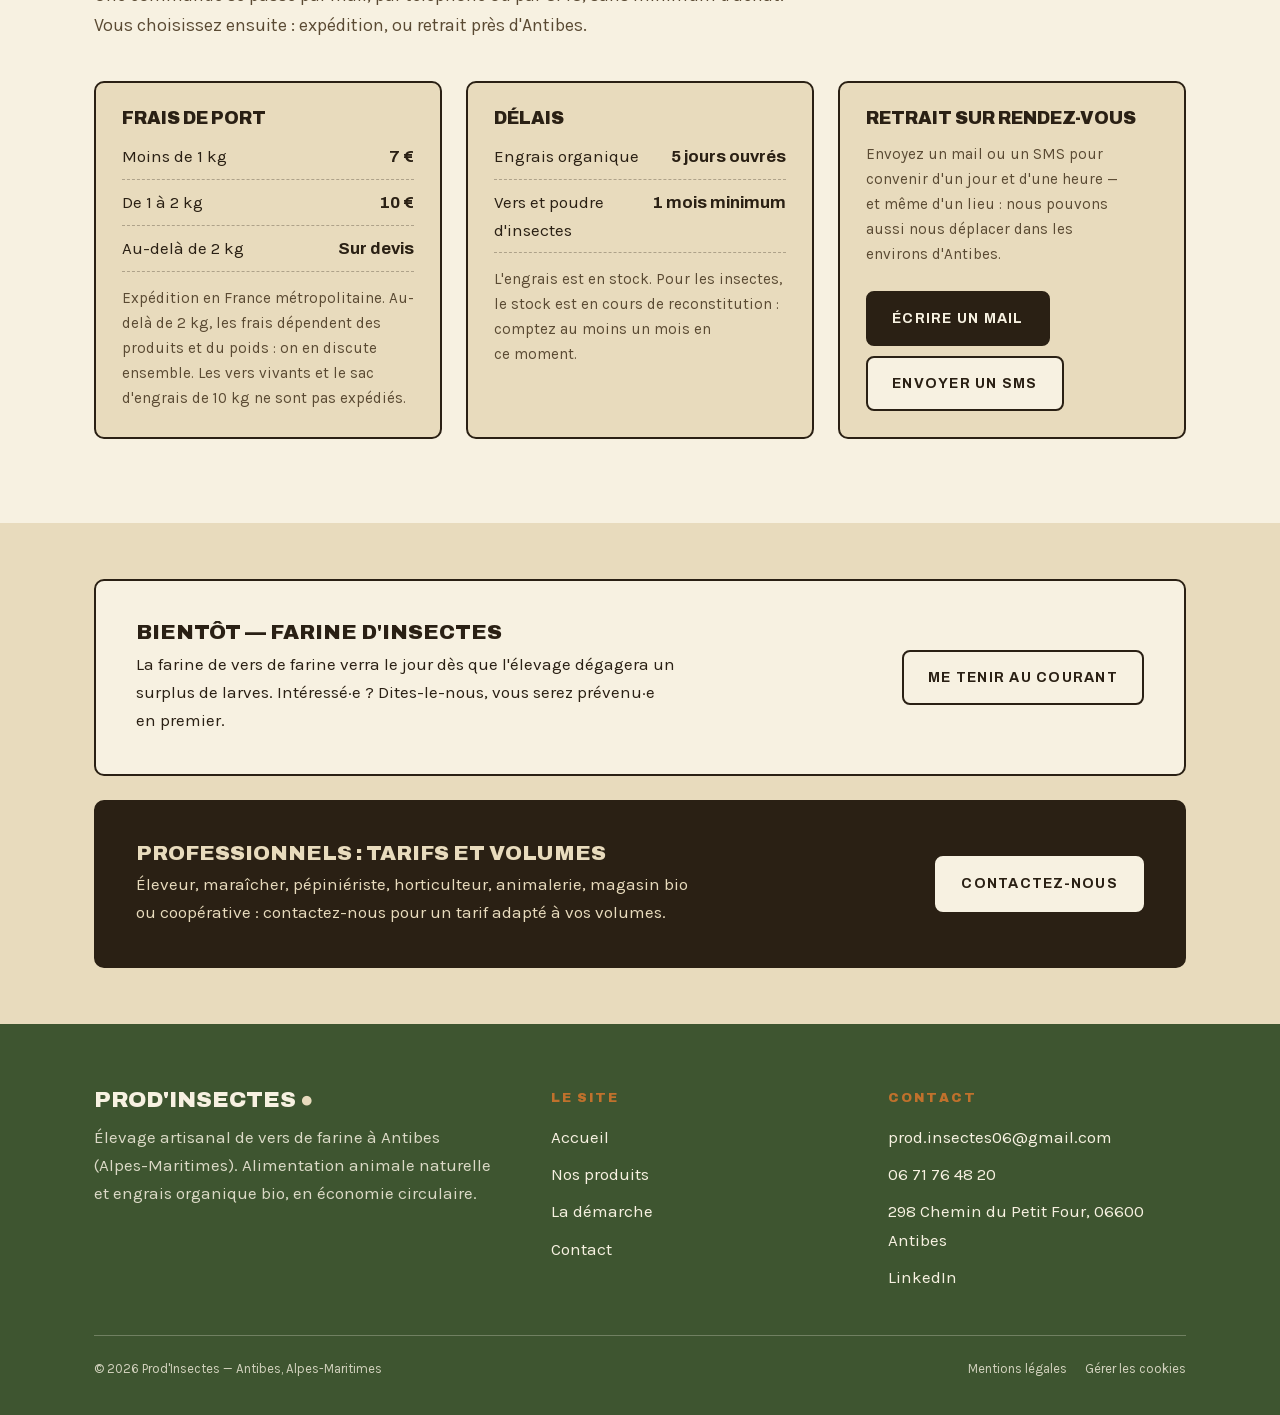
<file: docs/produits.html>
<!DOCTYPE html>
<html lang="fr">
<head>
<meta charset="utf-8"></meta>
<meta name="viewport" content="width=device-width, initial-scale=1"></meta>
<!-- Google tag (gtag.js) -->
<script async src="https://www.googletagmanager.com/gtag/js?id=G-BSKLV8MP2N"></script>
<script>
  window.dataLayer = window.dataLayer || [];
  function gtag(){dataLayer.push(arguments);}
  gtag('js', new Date());

  // Consent Mode v2 — mesure d'audience refusée par défaut (RGPD / CNIL)
  gtag('consent', 'default', {
    'ad_storage': 'denied',
    'ad_user_data': 'denied',
    'ad_personalization': 'denied',
    'analytics_storage': 'denied',
    'wait_for_update': 500
  });
  try {
    if (localStorage.getItem('prodinsectes-consent') === 'granted') {
      gtag('consent', 'update', { 'analytics_storage': 'granted' });
    }
  } catch (e) {}

  gtag('config', 'G-BSKLV8MP2N');
</script>
<script src="consent.js" defer></script>
<link rel="canonical" href="https://www.prod-insectes.fr/produits"></link>
<meta property="og:type" content="website"></meta>
<meta property="og:site_name" content="Prod'Insectes"></meta>
<meta property="og:locale" content="fr_FR"></meta>
<meta property="og:title" content="Nos produits — Vers de farine, poudre d'insectes et engrais bio | Prod'Insectes"></meta>
<meta property="og:description" content="Vers de farine vivants et déshydratés, poudre d'insectes enrichie et engrais organique bio issus de notre élevage à Antibes (Alpes-Maritimes). Alimentation animale naturelle, sans additifs."></meta>
<meta property="og:url" content="https://www.prod-insectes.fr/produits"></meta>
<meta property="og:image" content="https://www.prod-insectes.fr/assets/slide-vers.jpg"></meta>
<meta property="og:image:width" content="890"></meta>
<meta property="og:image:height" content="586"></meta>
<meta property="og:image:alt" content="Vers de farine vivants Prod'Insectes"></meta>
<meta name="twitter:card" content="summary_large_image"></meta>
<meta name="twitter:title" content="Nos produits — Prod'Insectes"></meta>
<meta name="twitter:description" content="Vers de farine vivants et déshydratés, poudre d'insectes et engrais organique bio, élevés à Antibes."></meta>
<meta name="twitter:image" content="https://www.prod-insectes.fr/assets/slide-vers.jpg"></meta>
<title>Nos produits — Vers de farine vivants, déshydratés, poudre et engrais bio | Prod'Insectes Antibes</title>
<meta name="description" content="Vers de farine vivants et déshydratés, poudre d'insectes enrichie et engrais organique universel issus de notre élevage d'insectes à Antibes (Alpes-Maritimes). Sans minimum d'achat, en livraison ou en retrait."></meta>
<!-- Polices auto-hébergées : plus de DNS ni de TLS vers Google avant le rendu.
     Voir scripts/polices.mjs. Les deux préchargements couvrent les familles
     visibles avant tout défilement. -->
<link rel="preload" as="font" type="font/woff2" href="fonts/archivo-700-latin.woff2" crossorigin></link>
<link rel="preload" as="font" type="font/woff2" href="fonts/karla-400-latin.woff2" crossorigin></link>
<link rel="stylesheet" href="fonts.css"></link>
<link rel="stylesheet" href="site.css?v=20260701"></link>
<link rel="icon" type="image/png" sizes="32x32" href="/assets/favicon_io/favicon-32x32.png"></link>
<link rel="icon" type="image/png" sizes="16x16" href="/assets/favicon_io/favicon-16x16.png"></link>
<link rel="icon" href="/assets/favicon_io/favicon.ico" sizes="any"></link>
<link rel="apple-touch-icon" href="/assets/favicon_io/apple-touch-icon.png"></link>
<link rel="manifest" href="/assets/favicon_io/site.webmanifest"></link>
<meta name="theme-color" content="#E8DBBD"></meta>
<script src="theme-boot.js"></script>
<style>
.product-sheet {
  display: grid;
  grid-template-columns: 0.85fr 1.15fr;
  gap: clamp(28px, 5vw, 60px);
  align-items: start;
}
.product-sheet.flip .ps-photo { order: 2; }
.ps-photo { position: sticky; top: 96px; }
.ps-formats {
  display: flex;
  flex-wrap: wrap;
  gap: 12px;
  margin: 18px 0 6px;
}
.ps-format {
  border: var(--border);
  border-radius: 8px;
  background: var(--paper);
  padding: 12px 18px;
  display: grid;
  gap: 2px;
  min-width: 120px;
}
.ps-format strong { font-family: var(--font-head); font-size: 1.02rem; }
.ps-format span { font-size: 0.8rem; color: var(--ink-soft); letter-spacing: 0.05em; text-transform: uppercase; }
.ps-format .ps-ship { font-size: 0.66rem; color: var(--ocre-deep); letter-spacing: 0; text-transform: none; }
.ps-note { font-size: 0.92rem; color: var(--ink-soft); }
.ps-compo-title {
  font-family: var(--font-head);
  font-weight: 800;
  font-size: 0.8rem;
  text-transform: uppercase;
  letter-spacing: 0.16em;
  margin: 26px 0 14px;
}
/* Disponibilité : ocre = délai en cours, vert = en stock */
.ps-stock { margin: 12px 0 0; font-size: 0.9rem; font-weight: 700; color: var(--ocre-deep); }
.ps-stock::before { content: "● "; font-size: 0.8em; }
.ps-stock.is-ok { color: var(--green-deep); }
.ps-usage { list-style: none; margin: 0; padding: 0; display: grid; gap: 12px; }
.ps-usage li {
  border: var(--border);
  border-radius: 8px;
  background: var(--paper);
  padding: 14px 18px;
  display: grid;
  gap: 4px;
}
.ps-usage strong { font-family: var(--font-head); font-size: 0.82rem; text-transform: uppercase; letter-spacing: 0.08em; }
.ps-usage span { font-size: 0.95rem; color: var(--ink-soft); }
.ps-caution { margin: 14px 0 0; }
.order-grid {
  display: grid;
  grid-template-columns: repeat(auto-fit, minmax(260px, 1fr));
  gap: 24px;
}
.order-card {
  background: var(--kraft);
  border: var(--border);
  border-radius: var(--radius);
  padding: 26px;
  display: flex;
  flex-direction: column;
  gap: 14px;
}
.order-card h3 { font-size: 1.1rem; font-weight: 800; text-transform: uppercase; margin: 0; }
.order-card p { margin: 0; font-size: 0.95rem; color: var(--ink-soft); }
.order-rates { list-style: none; margin: 0; padding: 0; }
.order-rates li {
  display: flex;
  justify-content: space-between;
  align-items: baseline;
  gap: 12px;
  padding: 8px 0;
  border-bottom: 1.5px dashed rgba(42, 32, 20, 0.3);
}
.order-rates li:first-child { padding-top: 0; }
.order-rates strong { font-family: var(--font-head); white-space: nowrap; }
.order-actions { display: flex; flex-wrap: wrap; gap: 10px; margin-top: auto; }
@media (max-width: 880px) {
  .product-sheet { grid-template-columns: 1fr; }
  .product-sheet.flip .ps-photo { order: 0; }
  .ps-photo { position: static; max-width: 440px; }
}
</style>
</head>
<body>

<header class="site-header">
  <div class="container">
    <a class="brand" href="./">
      <img src="assets/logo-prod-insectes.png" alt="Prod'Insectes — élevage artisanal de vers de farine à Antibes">
    </a>
    <nav class="site-nav" id="nav" aria-label="Navigation principale">
      <a href="./">Accueil</a>
      <a href="produits" class="active" aria-current="page">Nos produits</a>
      <a href="demarche">La démarche</a>
      <a href="contact">Contact</a>
    </nav>
    <button class="nav-toggle" type="button" aria-expanded="false" aria-controls="nav">Menu</button>
  </div>
</header>

<main>

  <!-- ── Intro ─────────────────────────────────────────────── -->
  <section class="band band-tight" data-screen-label="Produits — intro">
    <div class="container">
      <div class="section-head">
        <span class="kicker">Nos produits <span class="dot">●</span> Fait à Antibes</span>
        <h1 class="section-title" style="font-size: clamp(2rem, 4.4vw, 3.2rem);">Quatre produits, un seul élevage</h1>
        <p class="lead">
          Tout vient de nos vers de farine (<em>Tenebrio molitor</em>), élevés en pratiques
          d'agriculture biologique : 100&nbsp;% d'origine naturelle, sans colorants ni additifs,
          nourris exclusivement de végétal. Commande par mail ou SMS, sans minimum d'achat —
          <a href="#commander">en livraison ou en retrait</a>.
        </p>
      </div>
      <div class="badges">
        <span class="badge badge-green">100% végétal &amp; biologique</span>
        <span class="badge">Sans colorants ni additifs</span>
        <span class="badge">Hautement digestible</span>
        <span class="badge badge-ocre">Riche en protéines</span>
      </div>
    </div>
  </section>

  <!-- ── Vers vivants ──────────────────────────────────────── -->
  <section class="band band-paper" id="vivants" data-screen-label="Produit — Vers vivants">
    <div class="container product-sheet">
      <figure class="photo-frame ps-photo reveal" style="--rot: -1.5deg; margin: 0;">
        <img src="assets/vers-vivants.webp" alt="Barquette de vers de farine vivants Prod'Insectes, 50 g">
        <figcaption>Vers de farine vivants — barquette 50 g</figcaption>
      </figure>
      <div class="reveal" style="--d: 0.1s;">
        <span class="kicker">Vivants <span class="dot">●</span> 50 g ou 100 g</span>
        <h2 class="section-title">Vers de farine vivants</h2>
        <p>
          Très riches en protéines et lipides, les vers de farine vivants sont le complément
          alimentaire idéal des reptiles et amphibiens, des oiseaux et des rongeurs — et un
          coup de pouce pour les hérissons et autres petits habitants de votre jardin.
        </p>
        <p class="ps-note">Alimentation 100&nbsp;% végétale et biologique. Contient des flocons d'avoine.</p>
        <div class="ps-formats">
          <div class="ps-format"><strong>50 g</strong><span>4,5 €</span><span class="ps-ship">Produit non expédiable</span></div>
          <div class="ps-format"><strong>100 g</strong><span>9 €</span><span class="ps-ship">Produit non expédiable</span></div>
        </div>
        <p class="ps-stock">Délai actuel&nbsp;: un mois minimum, le temps de reconstituer le stock</p>
        <p class="ps-compo-title">Composition principale</p>
        <div class="gauges">
          <div class="gauge"><span class="g-label">Protéines</span><span class="g-track"><span class="g-fill" data-w="20"></span></span><span class="g-val">20 %</span></div>
          <div class="gauge g-ocre"><span class="g-label">Lipides</span><span class="g-track"><span class="g-fill" data-w="13"></span></span><span class="g-val">13 %</span></div>
          <div class="gauge"><span class="g-label">Cellulose</span><span class="g-track"><span class="g-fill" data-w="2"></span></span><span class="g-val">2 %</span></div>
          <div class="gauge g-ocre"><span class="g-label">Humidité</span><span class="g-track"><span class="g-fill" data-w="65"></span></span><span class="g-val">65 %</span></div>
        </div>
        <a class="btn btn-primary" href="mailto:prod.insectes06@gmail.com?subject=Commande%20—%20Vers%20de%20farine%20vivants" style="margin-top: 26px;">Commander par mail</a>
      </div>
    </div>
  </section>

  <!-- ── Vers déshydratés ──────────────────────────────────── -->
  <section class="band" id="deshydrates" data-screen-label="Produit — Vers déshydratés">
    <div class="container product-sheet flip">
      <figure class="photo-frame ps-photo reveal" style="--rot: 1.5deg; margin: 0;">
        <img src="assets/vers-deshydrates.webp" alt="Sachet kraft de vers de farine déshydratés Prod'Insectes, 150 g">
        <figcaption>Vers de farine déshydratés — sachet 150 g</figcaption>
      </figure>
      <div class="reveal" style="--d: 0.1s;">
        <span class="kicker">Déshydratés <span class="dot">●</span> 150 g ou 750 g</span>
        <h2 class="section-title">Vers de farine déshydratés</h2>
        <p>
          La friandise saine, riche en protéines, pour les poules et la basse-cour, les carpes
          et autres poissons, mais aussi les reptiles, oiseaux et rongeurs. Pratique à conserver
          et à distribuer en complément de l'alimentation principale — et elle renforce la
          coquille des œufs.
        </p>
        <p class="ps-note">
          Peut contenir différents stades de la larve ainsi que des traces de flocons d'avoine.
        </p>
        <div class="ps-formats">
          <div class="ps-format"><strong>150 g</strong><span>12,5 €</span></div>
          <div class="ps-format"><strong>750 g</strong><span>60 €</span></div>
        </div>
        <p class="ps-stock">Délai actuel&nbsp;: un mois minimum, le temps de reconstituer le stock</p>
        <p class="ps-compo-title">Composition principale (pour 100 g)</p>
        <div class="gauges">
          <div class="gauge"><span class="g-label">Protéines</span><span class="g-track"><span class="g-fill" data-w="51.8"></span></span><span class="g-val">51,8 g</span></div>
          <div class="gauge g-ocre"><span class="g-label">Lipides</span><span class="g-track"><span class="g-fill" data-w="27"></span></span><span class="g-val">27 g</span></div>
          <div class="gauge"><span class="g-label">Cellulose</span><span class="g-track"><span class="g-fill" data-w="9.5"></span></span><span class="g-val">9,5 %</span></div>
          <div class="gauge g-ocre"><span class="g-label">Humidité</span><span class="g-track"><span class="g-fill" data-w="2.7"></span></span><span class="g-val">2,7 %</span></div>
        </div>
        <a class="btn btn-primary" href="mailto:prod.insectes06@gmail.com?subject=Commande%20—%20Vers%20de%20farine%20déshydratés" style="margin-top: 26px;">Commander par mail</a>
      </div>
    </div>
  </section>

  <!-- ── Poudre ────────────────────────────────────────────── -->
  <section class="band band-paper" id="poudre" data-screen-label="Produit — Poudre d'insectes">
    <div class="container product-sheet">
      <figure class="photo-frame ps-photo reveal" style="--rot: -1.5deg; margin: 0;">
        <img src="assets/poudre-insectes.webp" alt="Boîte de poudre d'insectes enrichie Prod'Insectes, 25 g">
        <figcaption>Poudre d'insectes enrichie — boîte 25 g</figcaption>
      </figure>
      <div class="reveal" style="--d: 0.1s;">
        <span class="kicker">Aquariophilie <span class="dot">●</span> 25 g</span>
        <h2 class="section-title">Poudre d'insectes enrichie</h2>
        <p>
          Le fortifiant alimentaire idéal de vos poissons et crustacés d'aquarium :
          un complément riche en protéines, lipides et omégas 3 et 6, hautement digestible.
        </p>
        <p class="ps-note">Contient 20&nbsp;% de flocons d'avoine.</p>
        <div class="ps-formats">
          <div class="ps-format"><strong>25 g</strong><span>7 €</span></div>
        </div>
        <p class="ps-stock">Délai actuel&nbsp;: un mois minimum, le temps de reconstituer le stock</p>
        <p class="ps-compo-title">Composition principale (pour 100 g)</p>
        <div class="gauges">
          <div class="gauge"><span class="g-label">Protéines</span><span class="g-track"><span class="g-fill" data-w="41.8"></span></span><span class="g-val">41,8 g</span></div>
          <div class="gauge g-ocre"><span class="g-label">Lipides</span><span class="g-track"><span class="g-fill" data-w="22"></span></span><span class="g-val">22 g</span></div>
          <div class="gauge"><span class="g-label">Cellulose</span><span class="g-track"><span class="g-fill" data-w="15"></span></span><span class="g-val">15 %</span></div>
          <div class="gauge g-ocre"><span class="g-label">Humidité</span><span class="g-track"><span class="g-fill" data-w="2.2"></span></span><span class="g-val">2,2 %</span></div>
        </div>
        <a class="btn btn-primary" href="mailto:prod.insectes06@gmail.com?subject=Commande%20—%20Poudre%20d'insectes%20enrichie" style="margin-top: 26px;">Commander par mail</a>
      </div>
    </div>
  </section>

  <!-- ── Engrais ───────────────────────────────────────────── -->
  <section class="band" id="engrais" data-screen-label="Produit — Engrais organique">
    <div class="container product-sheet flip">
      <figure class="photo-frame ps-photo reveal" style="--rot: 1.5deg; margin: 0;">
        <img src="assets/engrais-600g.webp" alt="Sachet d'engrais organique naturel Prod'Insectes 600 g, riche en chitine, utilisable en agriculture biologique">
        <figcaption>Engrais organique naturel — sachet 600 g</figcaption>
      </figure>
      <div class="reveal" style="--d: 0.1s;">
        <span class="kicker">Jardinage <span class="dot">●</span> 600 g ou 10 kg</span>
        <h2 class="section-title">Engrais organique</h2>
        <p>
          Un engrais organique et universel, produit à partir de notre élevage de vers de farine.
          Plantes d'intérieur, potager, plantes de terrasse&nbsp;: il revitalise toutes vos plantes,
          et tout particulièrement les agrumes. Riche en chitine, il stimule leurs défenses
          naturelles, les nourrit durablement et aide à retenir l'eau — en dégageant peu d'odeur.
        </p>
        <p class="ps-note">Utilisable en Agriculture Biologique.</p>
        <div class="ps-formats">
          <div class="ps-format"><strong>600 g</strong><span>8,5 €</span></div>
          <div class="ps-format"><strong>10 kg</strong><span>100 €</span><span class="ps-ship">Produit non expédiable</span></div>
        </div>
        <p class="ps-stock is-ok">En stock — livré en 5 jours ouvrés</p>
        <p class="ps-compo-title">Équilibre N · P · K</p>
        <div class="badges">
          <span class="badge badge-green">Azote (N) — 4</span>
          <span class="badge badge-green">Phosphore (P) — 2</span>
          <span class="badge badge-green">Potassium (K) — 2</span>
          <span class="badge">Riche en chitine</span>
        </div>
        <p class="ps-compo-title">Mode d'emploi</p>
        <ul class="ps-usage">
          <li><strong>En arrosage — une fois par mois</strong><span>Diluez 4 cuillères à soupe dans 1 litre d'eau pour un arrosage enrichi en engrais.</span></li>
          <li><strong>En surface — trois fois par an</strong><span>Saupoudrez la terre au pied des plantes, pour une diffusion lente et progressive. Généralement en mars, en juillet et en octobre.</span></li>
        </ul>
        <p class="ps-note ps-caution">
          <strong>Précautions d'emploi&nbsp;:</strong> ne pas inhaler ni ingérer. Le produit est
          assez abrasif&nbsp;: portez des gants pour le manipuler.
        </p>
        <a class="btn btn-primary" href="mailto:prod.insectes06@gmail.com?subject=Commande%20—%20Engrais%20organique" style="margin-top: 26px;">Commander par mail</a>
      </div>
    </div>
  </section>

  <!-- ── Commander : livraison, délais, retrait ────────────── -->
  <section class="band band-paper" id="commander" data-screen-label="Commander — livraison et retrait">
    <div class="container">
      <div class="section-head">
        <span class="kicker">Commander <span class="dot">●</span> Sans minimum d'achat</span>
        <h2 class="section-title">Livraison ou retrait</h2>
        <p class="lead">
          Une commande se passe par mail, par téléphone ou par SMS, sans minimum d'achat.
          Vous choisissez ensuite&nbsp;: expédition, ou retrait près d'Antibes.
        </p>
      </div>
      <div class="order-grid">
        <div class="order-card reveal">
          <h3>Frais de port</h3>
          <ul class="order-rates">
            <li><span>Moins de 1 kg</span><strong>7 €</strong></li>
            <li><span>De 1 à 2 kg</span><strong>10 €</strong></li>
            <li><span>Au-delà de 2 kg</span><strong>Sur devis</strong></li>
          </ul>
          <p>Expédition en France métropolitaine. Au-delà de 2 kg, les frais dépendent des
          produits et du poids&nbsp;: on en discute ensemble. Les vers vivants et le sac d'engrais
          de 10 kg ne sont pas expédiés.</p>
        </div>
        <div class="order-card reveal" style="--d: 0.1s;">
          <h3>Délais</h3>
          <ul class="order-rates">
            <li><span>Engrais organique</span><strong>5 jours ouvrés</strong></li>
            <li><span>Vers et poudre d'insectes</span><strong>1 mois minimum</strong></li>
          </ul>
          <p>L'engrais est en stock. Pour les insectes, le stock est en cours de
          reconstitution&nbsp;: comptez au moins un mois en ce moment.</p>
        </div>
        <div class="order-card reveal" style="--d: 0.2s;">
          <h3>Retrait sur rendez-vous</h3>
          <p>Envoyez un mail ou un SMS pour convenir d'un jour et d'une heure — et même d'un
          lieu&nbsp;: nous pouvons aussi nous déplacer dans les environs d'Antibes.</p>
          <div class="order-actions">
            <a class="btn btn-primary" href="mailto:prod.insectes06@gmail.com?subject=Commande%20—%20Prod'Insectes">Écrire un mail</a>
            <a class="btn btn-outline" href="sms:+33671764820">Envoyer un SMS</a>
          </div>
        </div>
      </div>
    </div>
  </section>

  <!-- ── Bientôt + pros ────────────────────────────────────── -->
  <section class="band band-tight" data-screen-label="Bientôt et professionnels">
    <div class="container" style="display: grid; gap: 24px;">
      <div class="callout reveal">
        <div class="co-text">
          <h3>Bientôt — farine d'insectes</h3>
          <p>La farine de vers de farine verra le jour dès que l'élevage dégagera un surplus de larves. Intéressé·e ? Dites-le-nous, vous serez prévenu·e en premier.</p>
        </div>
        <a class="btn btn-outline" href="mailto:prod.insectes06@gmail.com?subject=Farine%20d'insectes%20—%20tenez-moi%20au%20courant">Me tenir au courant</a>
      </div>
      <div class="callout callout-ink reveal" style="--d: 0.1s;">
        <div class="co-text">
          <h3>Professionnels : tarifs et volumes</h3>
          <p>Éleveur, maraîcher, pépiniériste, horticulteur, animalerie, magasin bio ou coopérative :
          contactez-nous pour un tarif adapté à vos volumes.</p>
        </div>
        <a class="btn btn-on-dark" href="contact#pros">Contactez-nous</a>
      </div>
    </div>
  </section>

</main>

<footer class="site-footer" data-screen-label="Footer">
  <div class="container">
    <div class="footer-grid">
      <div>
        <p class="footer-brand">Prod'Insectes <span class="leaf">●</span></p>
        <p style="max-width: 40ch; opacity: 0.85;">
          Élevage artisanal de vers de farine à Antibes (Alpes-Maritimes).
          Alimentation animale naturelle et engrais organique bio, en économie circulaire.
        </p>
      </div>
      <div>
        <h4>Le site</h4>
        <ul>
          <li><a href="./">Accueil</a></li>
          <li><a href="produits">Nos produits</a></li>
          <li><a href="demarche">La démarche</a></li>
          <li><a href="contact">Contact</a></li>
        </ul>
      </div>
      <div>
        <h4>Contact</h4>
        <ul>
          <li><a href="mailto:prod.insectes06@gmail.com">prod.insectes06@gmail.com</a></li>
          <li><a href="tel:+33671764820">06 71 76 48 20</a></li>
          <li>298 Chemin du Petit Four, 06600 Antibes</li>
          <li><a href="https://www.linkedin.com/company/prod-insectes" target="_blank" rel="noopener">LinkedIn</a></li>
        </ul>
      </div>
    </div>
    <div class="footer-baseline">
      <span>© 2026 Prod'Insectes — Antibes, Alpes-Maritimes</span>
      <span class="footer-legal-links">
        <a href="mentions-legales">Mentions légales</a>
        <a href="#" data-cookie-settings>Gérer les cookies</a>
      </span>
    </div>
  </div>
</footer>

<div class="grain" aria-hidden="true"></div>

<script src="site.js"></script>

</body>
</html>
</file>
<file: site.css>
/* ============================================================
   Prod'Insectes — système de design partagé
   Kraft texturé + blocs de couleurs pleines + sérigraphie subtile
   Toutes les couleurs/typos/espacements sont pilotés par variables
   (modifiables via le panneau Tweaks).
   ============================================================ */

:root {
  /* Palette par défaut : « Kraft naturel » (écrasée par theme-boot.js) */
  --kraft: #E8DBBD;
  --kraft-2: #DECDA6;
  --paper: #F7F1E1;
  --ink: #2A2014;
  --ink-soft: #5A4A33;
  --green: #5F7C47;
  --green-deep: #3E5530;
  --ocre: #C0712C;
  --ocre-deep: #9A5417;

  --font-head: 'Archivo', sans-serif;
  --font-body: 'Karla', sans-serif;

  --tex: 0.35;   /* intensité de la texture papier (0–0.8) */
  --sp: 1;       /* multiplicateur de densité verticale */

  --radius: 10px;
  --border: 2px solid var(--ink);
}

* { box-sizing: border-box; }
html { scroll-behavior: smooth; }

body {
  margin: 0;
  background-color: var(--kraft);
  color: var(--ink);
  font-family: var(--font-body);
  font-size: 17px;
  line-height: 1.65;
  -webkit-font-smoothing: antialiased;
}

/* ── Texture papier / grain sérigraphie (overlay global) ───── */
.grain {
  position: fixed;
  inset: 0;
  z-index: 80;
  pointer-events: none;
  opacity: var(--tex);
  mix-blend-mode: multiply;
  /* 3 couches : taches kraft larges + fibres horizontales + grain fin */
  background-image:
    url("data:image/svg+xml,%3Csvg xmlns='http://www.w3.org/2000/svg' width='640' height='640'%3E%3Cfilter id='b'%3E%3CfeTurbulence type='fractalNoise' baseFrequency='0.013' numOctaves='3' seed='11' stitchTiles='stitch'/%3E%3CfeColorMatrix type='matrix' values='0 0 0 0 0.45 0 0 0 0 0.36 0 0 0 0 0.24 0 0 0 0.32 0'/%3E%3C/filter%3E%3Crect width='640' height='640' filter='url(%23b)'/%3E%3C/svg%3E"),
    url("data:image/svg+xml,%3Csvg xmlns='http://www.w3.org/2000/svg' width='420' height='420'%3E%3Cfilter id='f'%3E%3CfeTurbulence type='fractalNoise' baseFrequency='0.006 0.14' numOctaves='2' seed='7' stitchTiles='stitch'/%3E%3CfeColorMatrix type='matrix' values='0 0 0 0 0.42 0 0 0 0 0.34 0 0 0 0 0.22 0 0 0 0.4 0'/%3E%3C/filter%3E%3Crect width='420' height='420' filter='url(%23f)'/%3E%3C/svg%3E"),
    url("data:image/svg+xml,%3Csvg xmlns='http://www.w3.org/2000/svg' width='240' height='240'%3E%3Cfilter id='n'%3E%3CfeTurbulence type='fractalNoise' baseFrequency='0.85' numOctaves='2' stitchTiles='stitch'/%3E%3CfeColorMatrix type='matrix' values='0 0 0 0 0.45 0 0 0 0 0.38 0 0 0 0 0.28 0 0 0 0.45 0'/%3E%3C/filter%3E%3Crect width='240' height='240' filter='url(%23n)'/%3E%3C/svg%3E");
  background-size: 640px 640px, 420px 420px, 240px 240px;
}

/* ── Hero vert avec diaporama ───────────────────────────────── */
.hero {
  background: var(--green-deep);
  color: var(--paper);
  display: grid;
  grid-template-columns: minmax(0, 1.08fr) minmax(0, 0.92fr);
}
.hero-text {
  align-self: center;
  padding-top: calc(76px * var(--sp));
  padding-bottom: calc(76px * var(--sp));
  padding-right: clamp(24px, 4vw, 64px);
  padding-left: max(24px, calc((100vw - 1140px) / 2));
}
.hero h1 {
  font-size: clamp(2.2rem, 4.5vw, 3.7rem);
  font-weight: 900;
  text-transform: uppercase;
}
.hero .lead { color: inherit; opacity: 0.88; }
.hero-slides { position: relative; overflow: hidden; min-height: 100%; }
.hero-slides img {
  position: absolute;
  inset: 0;
  width: 100%;
  height: 100%;
  object-fit: cover;
  opacity: 0;
  transition: opacity 1.1s ease;
}
.hero-slides img.active { opacity: 1; }

/* ── Section à image pleine hauteur (même logique que le hero) ── */
.split {
  display: grid;
  grid-template-columns: minmax(0, 0.95fr) minmax(0, 1.05fr);
}
.split-media { position: relative; overflow: hidden; min-height: 100%; }
.split-media img {
  position: absolute;
  inset: 0;
  width: 100%;
  height: 100%;
  object-fit: cover;
}
.split-text {
  align-self: center;
  padding-top: calc(76px * var(--sp));
  padding-bottom: calc(76px * var(--sp));
  padding-left: clamp(24px, 4vw, 64px);
  padding-right: max(24px, calc((100vw - 1140px) / 2));
}
.byline {
  font-family: var(--font-head);
  font-weight: 800;
  font-size: 0.82rem;
  text-transform: uppercase;
  letter-spacing: 0.12em;
  color: var(--ink-soft);
}
@media (max-width: 880px) {
  .split { grid-template-columns: 1fr; }
  .split-media { min-height: 0; height: clamp(260px, 60vw, 420px); }
}
@media (max-width: 880px) {
  .hero { grid-template-columns: 1fr; }
  .hero-slides { min-height: 0; height: clamp(260px, 60vw, 420px); }
}

img { max-width: 100%; display: block; }
a { color: inherit; }

h1, h2, h3, .h-style {
  font-family: var(--font-head);
  line-height: 1.08;
  margin: 0 0 0.5em 0;
  text-wrap: balance;
}
p { margin: 0 0 1em 0; text-wrap: pretty; }
p:last-child { margin-bottom: 0; }

.container { max-width: 1140px; margin: 0 auto; padding: 0 24px; }
.container-narrow { max-width: 820px; margin: 0 auto; padding: 0 24px; }

/* ── Header ─────────────────────────────────────────────────── */
.site-header {
  position: sticky;
  top: 0;
  z-index: 60;
  background-color: var(--kraft);
}
.site-header .container {
  display: flex;
  align-items: center;
  gap: 28px;
  min-height: 84px;
}
.brand {
  display: flex;
  align-items: center;
  gap: 12px;
  text-decoration: none;
  margin-right: auto;
}
.brand img {
  height: 60px;
  width: auto;
}
.brand .brand-name {
  font-family: var(--font-head);
  font-weight: 900;
  font-size: 1.05rem;
  letter-spacing: 0.04em;
  text-transform: uppercase;
  line-height: 1;
}
.brand .brand-sub {
  display: block;
  font-family: var(--font-body);
  font-weight: 500;
  font-size: 0.68rem;
  letter-spacing: 0.14em;
  color: var(--ink-soft);
  margin-top: 3px;
}
.site-nav { display: flex; align-items: center; gap: 4px; }
.site-nav a {
  text-decoration: none;
  font-family: var(--font-head);
  font-weight: 700;
  font-size: 0.82rem;
  text-transform: uppercase;
  letter-spacing: 0.1em;
  padding: 9px 13px;
  border-radius: 7px;
  border: 2px solid transparent;
}
.site-nav a:hover { background: var(--kraft-2); }
.site-nav a.active { border-color: var(--ink); background: var(--paper); }
.nav-toggle {
  display: none;
  background: none;
  border: var(--border);
  border-radius: 7px;
  font-family: var(--font-head);
  font-weight: 700;
  font-size: 0.8rem;
  text-transform: uppercase;
  letter-spacing: 0.08em;
  padding: 9px 13px;
  color: var(--ink);
  cursor: pointer;
}

/* ── Boutons ────────────────────────────────────────────────── */
.btn {
  display: inline-flex;
  align-items: center;
  gap: 10px;
  font-family: var(--font-head);
  font-weight: 700;
  font-size: 0.88rem;
  text-transform: uppercase;
  letter-spacing: 0.09em;
  text-decoration: none;
  padding: 14px 24px;
  border-radius: 8px;
  border: var(--border);
  cursor: pointer;
  transition: transform 0.12s ease, box-shadow 0.12s ease;
  min-height: 48px;
}
.btn:hover { transform: translate(-1px, -2px); box-shadow: 3px 4px 0 var(--ink); }
.btn:active { transform: translate(0, 0); box-shadow: none; }
.btn-primary { background: var(--ink); color: var(--paper); }
.btn-primary:hover { box-shadow: 3px 4px 0 var(--ocre); }
.btn-outline { background: var(--paper); color: var(--ink); }
.btn-green { background: var(--green-deep); color: var(--paper); border-color: var(--green-deep); }
.btn-green:hover { box-shadow: 3px 4px 0 var(--ink); }
.btn-on-dark { background: var(--paper); color: var(--ink); border-color: var(--paper); }
.btn-on-dark:hover { box-shadow: 3px 4px 0 rgba(0,0,0,0.35); }

/* ── Kicker / étiquette déchirée ────────────────────────────── */
.kicker {
  display: inline-block;
  font-family: var(--font-head);
  font-weight: 700;
  font-size: 0.78rem;
  text-transform: uppercase;
  letter-spacing: 0.22em;
  color: var(--ink);
  background: var(--paper);
  padding: 8px 22px;
  margin-bottom: 22px;
  clip-path: polygon(1% 8%, 4% 0%, 23% 4%, 45% 0%, 68% 5%, 88% 0%, 97% 6%, 100% 45%, 98% 90%, 94% 100%, 70% 95%, 48% 100%, 26% 94%, 7% 100%, 0% 88%, 2% 50%);
}
.kicker.on-dark { background: rgba(247, 241, 225, 0.94); color: var(--ink); }
.kicker .dot { color: var(--ocre); }

/* ── Sections / bandes de couleur ───────────────────────────── */
.band { padding: calc(84px * var(--sp)) 0; }
.band-tight { padding: calc(56px * var(--sp)) 0; }
.band-paper { background-color: var(--paper); }
.band-green { background-color: var(--green-deep); color: var(--paper); }
.band-ocre { background-color: var(--ocre); color: var(--paper); }
.band-ink { background-color: var(--ink); color: var(--kraft); }

.section-title {
  font-size: clamp(1.7rem, 3.4vw, 2.5rem);
  font-weight: 900;
  text-transform: uppercase;
  letter-spacing: 0.015em;
}
.section-head { max-width: 720px; margin-bottom: calc(40px * var(--sp)); }
.section-head.centered { margin-left: auto; margin-right: auto; text-align: center; }
.lead { font-size: 1.12rem; color: var(--ink-soft); }
.on-dark .lead, .band-green .lead, .band-ink .lead, .band-ocre .lead { color: inherit; opacity: 0.85; }

/* ── Bandeau défilant (strip sérigraphie) ───────────────────── */
.strip {
  background: var(--paper);
  overflow: hidden;
  white-space: nowrap;
  padding: 12px 0;
  font-family: var(--font-head);
  font-weight: 700;
  font-size: 0.85rem;
  letter-spacing: 0.18em;
  text-transform: uppercase;
}
.strip .strip-inner { display: inline-block; }
.strip span { margin: 0 18px; }
.strip .sep { color: var(--ocre); }

/* ── Tampons (stamps) ───────────────────────────────────────── */
.stamps {
  display: flex;
  flex-wrap: wrap;
  gap: clamp(18px, 4vw, 44px);
  justify-content: center;
}
.stamp {
  width: 158px;
  height: 158px;
  border: 2.5px solid currentColor;
  border-radius: 50%;
  display: flex;
  flex-direction: column;
  align-items: center;
  justify-content: center;
  text-align: center;
  gap: 4px;
  padding: 16px;
  position: relative;
  transform: rotate(var(--rot, -3deg));
}
.stamp::before {
  content: "";
  position: absolute;
  inset: 6px;
  border: 1.5px dashed currentColor;
  border-radius: 50%;
  opacity: 0.7;
}
.stamp strong {
  font-family: var(--font-head);
  font-weight: 800;
  font-size: 0.82rem;
  text-transform: uppercase;
  letter-spacing: 0.08em;
  line-height: 1.25;
}
.stamp small {
  font-size: 0.66rem;
  letter-spacing: 0.12em;
  text-transform: uppercase;
  opacity: 0.75;
}

/* ── Cartes photo (cadre étiquette) ─────────────────────────── */
.photo-frame {
  background: var(--paper);
  border: var(--border);
  border-radius: var(--radius);
  padding: 12px;
  box-shadow: 6px 8px 0 rgba(42, 32, 20, 0.18);
  transform: rotate(var(--rot, 0deg));
}
.photo-frame img { border-radius: 6px; width: 100%; height: 100%; object-fit: cover; }
.photo-frame figcaption {
  font-family: var(--font-head);
  font-weight: 700;
  font-size: 0.76rem;
  text-transform: uppercase;
  letter-spacing: 0.14em;
  text-align: center;
  padding: 10px 4px 2px;
  color: var(--ink-soft);
}

/* ── Grille produits ────────────────────────────────────────── */
.product-grid {
  display: grid;
  grid-template-columns: repeat(auto-fit, minmax(235px, 1fr));
  gap: 26px;
}
.product-card {
  background: var(--paper);
  border: var(--border);
  border-radius: var(--radius);
  overflow: hidden;
  display: flex;
  flex-direction: column;
  text-decoration: none;
  transition: transform 0.14s ease, box-shadow 0.14s ease;
}
.product-card:hover { transform: translate(-2px, -3px); box-shadow: 5px 6px 0 var(--ink); }
.product-card .pc-img { aspect-ratio: 4 / 4.6; overflow: hidden; border-bottom: var(--border); }
.product-card .pc-img img { width: 100%; height: 100%; object-fit: cover; }
.product-card .pc-body { padding: 18px 18px 20px; display: flex; flex-direction: column; gap: 6px; flex: 1; }
.product-card h3 { font-size: 1.06rem; font-weight: 800; text-transform: uppercase; letter-spacing: 0.02em; margin: 0; }
.product-card .pc-meta { font-size: 0.84rem; color: var(--ink-soft); letter-spacing: 0.04em; }
.product-card .pc-price {
  margin-top: auto;
  padding-top: 10px;
  font-family: var(--font-head);
  font-weight: 700;
  font-size: 0.92rem;
  display: flex;
  justify-content: space-between;
  align-items: center;
}
.product-card .pc-price .arrow { color: var(--ocre); }

/* ── Badges & jauges de composition ─────────────────────────── */
.badges { display: flex; flex-wrap: wrap; gap: 10px; }
.badge {
  display: inline-block;
  font-family: var(--font-head);
  font-weight: 700;
  font-size: 0.72rem;
  text-transform: uppercase;
  letter-spacing: 0.1em;
  border: 2px solid var(--ink);
  border-radius: 999px;
  padding: 6px 14px;
  background: var(--paper);
}
.badge.badge-green { background: var(--green); color: var(--paper); border-color: var(--green); }
.badge.badge-ocre { background: var(--ocre); color: var(--paper); border-color: var(--ocre); }

.gauges { display: grid; gap: 12px; }
.gauge { display: grid; grid-template-columns: 112px 1fr 64px; align-items: center; gap: 12px; }
.gauge .g-label {
  font-family: var(--font-head);
  font-weight: 700;
  font-size: 0.74rem;
  text-transform: uppercase;
  letter-spacing: 0.1em;
}
.gauge .g-track {
  height: 14px;
  border: 2px solid var(--ink);
  border-radius: 999px;
  background: var(--paper);
  overflow: hidden;
}
.gauge .g-fill {
  height: 100%;
  width: 0;
  background: var(--green);
  border-radius: 999px;
  transition: width 0.9s cubic-bezier(0.22, 1, 0.36, 1);
}
.gauge .g-val { font-family: var(--font-head); font-weight: 700; font-size: 0.84rem; text-align: right; }

/* ── Diagramme économie circulaire ──────────────────────────── */
.cycle-wrap { display: grid; place-items: center; }
.cycle {
  position: relative;
  width: min(620px, 92vw);
  aspect-ratio: 1;
}
.cycle-svg { position: absolute; inset: 0; width: 100%; height: 100%; display: block; }
.cycle-svg path { opacity: 0; transition: opacity 0.8s ease; }
.cycle.in .cycle-svg g path { opacity: 0.9; }
/* chaque flèche apparaît AVANT l'étape qu'elle introduit */
.cycle.in .cycle-svg g path:nth-of-type(1) { transition-delay: 0.35s; }
.cycle.in .cycle-svg g path:nth-of-type(2) { transition-delay: 1.05s; }
.cycle.in .cycle-svg g path:nth-of-type(3) { transition-delay: 1.75s; }
.cycle.in .cycle-svg g path:nth-of-type(4) { transition-delay: 2.45s; }
.cycle.in .cycle-svg g path:nth-of-type(5) { transition-delay: 3.15s; }
.cycle.in .cycle-svg g path:nth-of-type(6) { transition-delay: 3.85s; }
.cycle-center {
  position: absolute;
  inset: 0;
  display: grid;
  place-items: center;
  text-align: center;
  pointer-events: none;
}
.cycle-center .cc-inner { max-width: 46%; }
.cycle-center strong {
  display: block;
  font-family: var(--font-head);
  font-weight: 900;
  text-transform: uppercase;
  font-size: clamp(0.95rem, 2.4vw, 1.35rem);
  letter-spacing: 0.06em;
  line-height: 1.2;
}
.cycle-center small {
  display: block;
  margin-top: 6px;
  font-size: clamp(0.62rem, 1.4vw, 0.74rem);
  text-transform: uppercase;
  letter-spacing: 0.18em;
  opacity: 0.75;
}
.cycle-node {
  position: absolute;
  width: clamp(96px, 22%, 132px);
  transform: translate(-50%, -50%);
  text-align: center;
  display: flex;
  flex-direction: column;
  align-items: center;
  gap: 7px;
}
.cycle-node .cn-dot {
  width: clamp(46px, 9vw, 58px);
  height: clamp(46px, 9vw, 58px);
  border-radius: 50%;
  border: 2.5px solid currentColor;
  background: var(--paper);
  color: var(--ink);
  display: grid;
  place-items: center;
  font-family: var(--font-head);
  font-weight: 900;
  font-size: 1.1rem;
}
.band-green .cycle-node .cn-dot { border-color: var(--paper); }
.cycle-node .cn-label {
  font-family: var(--font-head);
  font-weight: 700;
  font-size: clamp(0.64rem, 1.5vw, 0.76rem);
  text-transform: uppercase;
  letter-spacing: 0.08em;
  line-height: 1.3;
  background: rgba(0, 0, 0, 0.18);
  border-radius: 6px;
  padding: 4px 8px;
}
.band-paper .cycle-node .cn-label, .band-tight .cycle-node .cn-label { background: var(--kraft); }
.cycle-node .cn-tag {
  font-size: 0.6rem;
  text-transform: uppercase;
  letter-spacing: 0.1em;
  background: var(--ocre);
  color: var(--paper);
  border-radius: 999px;
  padding: 3px 9px;
}
/* reveal séquencé */
.cycle-node { opacity: 0; transform: translate(-50%, -42%) scale(0.92); transition: opacity 0.7s ease, transform 0.7s ease; transition-delay: var(--d, 0s); }
.cycle.in .cycle-node { opacity: 1; transform: translate(-50%, -50%) scale(1); }

/* Variante mobile : liste verticale */
.cycle-list { display: none; }

/* ── Partenaires ────────────────────────────────────────────── */
.partner-grid {
  display: grid;
  grid-template-columns: repeat(auto-fit, minmax(170px, 1fr));
  gap: 20px;
}
.partner {
  background: #fff;
  border: var(--border);
  border-radius: var(--radius);
  padding: 18px;
  display: flex;
  flex-direction: column;
  align-items: center;
  justify-content: center;
  gap: 12px;
  text-decoration: none;
  min-height: 150px;
  transition: transform 0.14s ease, box-shadow 0.14s ease;
}
a.partner:hover { transform: translate(-2px, -3px); box-shadow: 4px 5px 0 var(--ink); }
.partner img { max-height: 72px; width: auto; max-width: 100%; object-fit: contain; }
.partner span {
  font-family: var(--font-head);
  font-weight: 700;
  font-size: 0.7rem;
  text-transform: uppercase;
  letter-spacing: 0.1em;
  text-align: center;
  color: var(--ink-soft);
}

/* ── Encarts (pros, bientôt) ────────────────────────────────── */
.callout {
  border: var(--border);
  border-radius: var(--radius);
  background: var(--paper);
  padding: clamp(24px, 4vw, 40px);
  display: flex;
  flex-wrap: wrap;
  align-items: center;
  gap: 22px;
  justify-content: space-between;
}
.callout.callout-ink { background: var(--ink); color: var(--kraft); border-color: var(--ink); }
.callout h3 { font-size: 1.3rem; font-weight: 800; text-transform: uppercase; margin: 0 0 6px; }
.callout p { margin: 0; max-width: 56ch; }
.callout .co-text { flex: 1 1 380px; }

/* ── Formulaires ────────────────────────────────────────────── */
.field { display: grid; gap: 7px; margin-bottom: 18px; }
.field label {
  font-family: var(--font-head);
  font-weight: 700;
  font-size: 0.76rem;
  text-transform: uppercase;
  letter-spacing: 0.12em;
}
.field input, .field select, .field textarea {
  font-family: var(--font-body);
  font-size: 1rem;
  color: var(--ink);
  background: var(--paper);
  border: var(--border);
  border-radius: 8px;
  padding: 13px 14px;
  width: 100%;
  min-height: 48px;
}
.field textarea { resize: vertical; min-height: 140px; }
.field input:focus, .field select:focus, .field textarea:focus {
  outline: 3px solid var(--ocre);
  outline-offset: 1px;
}

/* ── Footer ─────────────────────────────────────────────────── */
.site-footer { background: var(--green-deep); color: var(--paper); padding: calc(64px * var(--sp)) 0 36px; }
.footer-grid {
  display: grid;
  grid-template-columns: 1.4fr 1fr 1fr;
  gap: 40px;
  margin-bottom: 44px;
}
.site-footer h4 {
  font-family: var(--font-head);
  font-weight: 800;
  font-size: 0.8rem;
  text-transform: uppercase;
  letter-spacing: 0.16em;
  margin: 0 0 14px;
  color: var(--ocre);
}
.site-footer ul { list-style: none; margin: 0; padding: 0; display: grid; gap: 9px; }
.site-footer a { color: inherit; text-decoration: none; }
.site-footer a:hover { text-decoration: underline; text-underline-offset: 3px; }
.footer-baseline {
  border-top: 1px solid rgba(247, 241, 225, 0.35);
  padding-top: 22px;
  display: flex;
  flex-wrap: wrap;
  gap: 12px;
  justify-content: space-between;
  font-size: 0.82rem;
  opacity: 0.8;
}
.footer-brand {
  font-family: var(--font-head);
  font-weight: 900;
  font-size: 1.4rem;
  text-transform: uppercase;
  line-height: 1.1;
  margin-bottom: 10px;
}
.footer-brand .leaf { color: var(--kraft); }

/* Filet de sécurité : si les transitions CSS sont gelées dans l'environnement
   d'aperçu, site.js ajoute .no-anim sur <html> — tout devient instantané. */
html.no-anim *, html.no-anim *::before, html.no-anim *::after {
  transition: none !important;
}

/* ── Reveal au scroll ───────────────────────────────────────── */
@media (prefers-reduced-motion: no-preference) {
  .reveal { opacity: 0; transform: translateY(16px); transition: opacity 0.6s ease, transform 0.6s ease; transition-delay: var(--d, 0s); }
  .reveal.in { opacity: 1; transform: none; }
}

/* ── Responsive ─────────────────────────────────────────────── */
@media (max-width: 880px) {
  .footer-grid { grid-template-columns: 1fr 1fr; }
}
@media (max-width: 760px) {
  .site-nav {
    display: none;
    position: absolute;
    top: 100%;
    left: 0;
    right: 0;
    background: var(--kraft);
    border-bottom: var(--border);
    flex-direction: column;
    align-items: stretch;
    padding: 10px 16px 18px;
    gap: 6px;
  }
  .site-nav.open { display: flex; }
  .site-nav a { padding: 13px 14px; }
  .nav-toggle { display: inline-block; }
  .cycle { display: none; }
  .cycle-list { display: grid; gap: 0; max-width: 360px; margin: 0 auto; }
  .cycle-list .cl-item { display: flex; align-items: center; gap: 14px; }
  .cycle-list .cl-arrow {
    margin-left: 23px;
    height: 26px;
    border-left: 2.5px dashed currentColor;
    opacity: 0.6;
  }
  .cycle-list .cn-dot {
    flex: none;
    width: 48px; height: 48px;
    border-radius: 50%;
    border: 2.5px solid currentColor;
    background: var(--paper);
    color: var(--ink);
    display: grid;
    place-items: center;
    font-family: var(--font-head);
    font-weight: 900;
  }
  .cycle-list .cn-label {
    font-family: var(--font-head);
    font-weight: 700;
    font-size: 0.82rem;
    text-transform: uppercase;
    letter-spacing: 0.06em;
  }
}
@media (max-width: 560px) {
  .footer-grid { grid-template-columns: 1fr; }
  .gauge { grid-template-columns: 92px 1fr 56px; }
}
</file>
<file: docs/fonts.css>
/* Polices auto-hébergées — généré par scripts/polices.mjs, ne pas éditer à la main. */

@font-face {
  font-family: 'Archivo';
  font-style: normal;
  font-weight: 500;
  font-display: swap;
  src: url('fonts/archivo-500-latin-ext.woff2') format('woff2');
  unicode-range: U+0100-02BA, U+02BD-02C5, U+02C7-02CC, U+02CE-02D7, U+02DD-02FF, U+0304, U+0308, U+0329, U+1D00-1DBF, U+1E00-1E9F, U+1EF2-1EFF, U+2020, U+20A0-20AB, U+20AD-20C0, U+2113, U+2C60-2C7F, U+A720-A7FF;
}

@font-face {
  font-family: 'Archivo';
  font-style: normal;
  font-weight: 500;
  font-display: swap;
  src: url('fonts/archivo-500-latin.woff2') format('woff2');
  unicode-range: U+0000-00FF, U+0131, U+0152-0153, U+02BB-02BC, U+02C6, U+02DA, U+02DC, U+0304, U+0308, U+0329, U+2000-206F, U+20AC, U+2122, U+2191, U+2193, U+2212, U+2215, U+FEFF, U+FFFD;
}

@font-face {
  font-family: 'Archivo';
  font-style: normal;
  font-weight: 700;
  font-display: swap;
  src: url('fonts/archivo-700-latin-ext.woff2') format('woff2');
  unicode-range: U+0100-02BA, U+02BD-02C5, U+02C7-02CC, U+02CE-02D7, U+02DD-02FF, U+0304, U+0308, U+0329, U+1D00-1DBF, U+1E00-1E9F, U+1EF2-1EFF, U+2020, U+20A0-20AB, U+20AD-20C0, U+2113, U+2C60-2C7F, U+A720-A7FF;
}

@font-face {
  font-family: 'Archivo';
  font-style: normal;
  font-weight: 700;
  font-display: swap;
  src: url('fonts/archivo-700-latin.woff2') format('woff2');
  unicode-range: U+0000-00FF, U+0131, U+0152-0153, U+02BB-02BC, U+02C6, U+02DA, U+02DC, U+0304, U+0308, U+0329, U+2000-206F, U+20AC, U+2122, U+2191, U+2193, U+2212, U+2215, U+FEFF, U+FFFD;
}

@font-face {
  font-family: 'Archivo';
  font-style: normal;
  font-weight: 900;
  font-display: swap;
  src: url('fonts/archivo-900-latin-ext.woff2') format('woff2');
  unicode-range: U+0100-02BA, U+02BD-02C5, U+02C7-02CC, U+02CE-02D7, U+02DD-02FF, U+0304, U+0308, U+0329, U+1D00-1DBF, U+1E00-1E9F, U+1EF2-1EFF, U+2020, U+20A0-20AB, U+20AD-20C0, U+2113, U+2C60-2C7F, U+A720-A7FF;
}

@font-face {
  font-family: 'Archivo';
  font-style: normal;
  font-weight: 900;
  font-display: swap;
  src: url('fonts/archivo-900-latin.woff2') format('woff2');
  unicode-range: U+0000-00FF, U+0131, U+0152-0153, U+02BB-02BC, U+02C6, U+02DA, U+02DC, U+0304, U+0308, U+0329, U+2000-206F, U+20AC, U+2122, U+2191, U+2193, U+2212, U+2215, U+FEFF, U+FFFD;
}

@font-face {
  font-family: 'Karla';
  font-style: normal;
  font-weight: 400;
  font-display: swap;
  src: url('fonts/karla-400-latin-ext.woff2') format('woff2');
  unicode-range: U+0100-02BA, U+02BD-02C5, U+02C7-02CC, U+02CE-02D7, U+02DD-02FF, U+0304, U+0308, U+0329, U+1D00-1DBF, U+1E00-1E9F, U+1EF2-1EFF, U+2020, U+20A0-20AB, U+20AD-20C0, U+2113, U+2C60-2C7F, U+A720-A7FF;
}

@font-face {
  font-family: 'Karla';
  font-style: normal;
  font-weight: 400;
  font-display: swap;
  src: url('fonts/karla-400-latin.woff2') format('woff2');
  unicode-range: U+0000-00FF, U+0131, U+0152-0153, U+02BB-02BC, U+02C6, U+02DA, U+02DC, U+0304, U+0308, U+0329, U+2000-206F, U+20AC, U+2122, U+2191, U+2193, U+2212, U+2215, U+FEFF, U+FFFD;
}

@font-face {
  font-family: 'Karla';
  font-style: normal;
  font-weight: 500;
  font-display: swap;
  src: url('fonts/karla-500-latin-ext.woff2') format('woff2');
  unicode-range: U+0100-02BA, U+02BD-02C5, U+02C7-02CC, U+02CE-02D7, U+02DD-02FF, U+0304, U+0308, U+0329, U+1D00-1DBF, U+1E00-1E9F, U+1EF2-1EFF, U+2020, U+20A0-20AB, U+20AD-20C0, U+2113, U+2C60-2C7F, U+A720-A7FF;
}

@font-face {
  font-family: 'Karla';
  font-style: normal;
  font-weight: 500;
  font-display: swap;
  src: url('fonts/karla-500-latin.woff2') format('woff2');
  unicode-range: U+0000-00FF, U+0131, U+0152-0153, U+02BB-02BC, U+02C6, U+02DA, U+02DC, U+0304, U+0308, U+0329, U+2000-206F, U+20AC, U+2122, U+2191, U+2193, U+2212, U+2215, U+FEFF, U+FFFD;
}

@font-face {
  font-family: 'Karla';
  font-style: normal;
  font-weight: 700;
  font-display: swap;
  src: url('fonts/karla-700-latin-ext.woff2') format('woff2');
  unicode-range: U+0100-02BA, U+02BD-02C5, U+02C7-02CC, U+02CE-02D7, U+02DD-02FF, U+0304, U+0308, U+0329, U+1D00-1DBF, U+1E00-1E9F, U+1EF2-1EFF, U+2020, U+20A0-20AB, U+20AD-20C0, U+2113, U+2C60-2C7F, U+A720-A7FF;
}

@font-face {
  font-family: 'Karla';
  font-style: normal;
  font-weight: 700;
  font-display: swap;
  src: url('fonts/karla-700-latin.woff2') format('woff2');
  unicode-range: U+0000-00FF, U+0131, U+0152-0153, U+02BB-02BC, U+02C6, U+02DA, U+02DC, U+0304, U+0308, U+0329, U+2000-206F, U+20AC, U+2122, U+2191, U+2193, U+2212, U+2215, U+FEFF, U+FFFD;
}
</file>
<file: docs/site.css>
/* ============================================================
   Prod'Insectes — système de design partagé
   Kraft texturé + blocs de couleurs pleines + sérigraphie subtile
   Toutes les couleurs/typos/espacements sont pilotés par variables
   (modifiables via le panneau Tweaks).
   ============================================================ */

:root {
  /* Palette par défaut : « Kraft naturel » (écrasée par theme-boot.js) */
  --kraft: #E8DBBD;
  --kraft-2: #DECDA6;
  --paper: #F7F1E1;
  --ink: #2A2014;
  --ink-soft: #5A4A33;
  --green: #5F7C47;
  --green-deep: #3E5530;
  --ocre: #C0712C;
  --ocre-deep: #9A5417;

  --font-head: 'Archivo', sans-serif;
  --font-body: 'Karla', sans-serif;

  --tex: 0.35;   /* intensité de la texture papier (0–0.8) */
  --sp: 1;       /* multiplicateur de densité verticale */

  --radius: 10px;
  --border: 2px solid var(--ink);
}

* { box-sizing: border-box; }
html { scroll-behavior: smooth; }

body {
  margin: 0;
  background-color: var(--kraft);
  color: var(--ink);
  font-family: var(--font-body);
  font-size: 17px;
  line-height: 1.65;
  -webkit-font-smoothing: antialiased;
}

/* ── Texture papier / grain sérigraphie (overlay global) ───── */
.grain {
  position: fixed;
  inset: 0;
  z-index: 80;
  pointer-events: none;
  opacity: var(--tex);
  mix-blend-mode: multiply;
  /* 3 couches : taches kraft larges + fibres horizontales + grain fin */
  background-image:
    url("data:image/svg+xml,%3Csvg xmlns='http://www.w3.org/2000/svg' width='640' height='640'%3E%3Cfilter id='b'%3E%3CfeTurbulence type='fractalNoise' baseFrequency='0.013' numOctaves='3' seed='11' stitchTiles='stitch'/%3E%3CfeColorMatrix type='matrix' values='0 0 0 0 0.45 0 0 0 0 0.36 0 0 0 0 0.24 0 0 0 0.32 0'/%3E%3C/filter%3E%3Crect width='640' height='640' filter='url(%23b)'/%3E%3C/svg%3E"),
    url("data:image/svg+xml,%3Csvg xmlns='http://www.w3.org/2000/svg' width='420' height='420'%3E%3Cfilter id='f'%3E%3CfeTurbulence type='fractalNoise' baseFrequency='0.006 0.14' numOctaves='2' seed='7' stitchTiles='stitch'/%3E%3CfeColorMatrix type='matrix' values='0 0 0 0 0.42 0 0 0 0 0.34 0 0 0 0 0.22 0 0 0 0.4 0'/%3E%3C/filter%3E%3Crect width='420' height='420' filter='url(%23f)'/%3E%3C/svg%3E"),
    url("data:image/svg+xml,%3Csvg xmlns='http://www.w3.org/2000/svg' width='240' height='240'%3E%3Cfilter id='n'%3E%3CfeTurbulence type='fractalNoise' baseFrequency='0.85' numOctaves='2' stitchTiles='stitch'/%3E%3CfeColorMatrix type='matrix' values='0 0 0 0 0.45 0 0 0 0 0.38 0 0 0 0 0.28 0 0 0 0.45 0'/%3E%3C/filter%3E%3Crect width='240' height='240' filter='url(%23n)'/%3E%3C/svg%3E");
  background-size: 640px 640px, 420px 420px, 240px 240px;
}

/* ── Hero vert avec diaporama ───────────────────────────────── */
.hero {
  background: var(--green-deep);
  color: var(--paper);
  display: grid;
  grid-template-columns: minmax(0, 1.08fr) minmax(0, 0.92fr);
}
.hero-text {
  align-self: center;
  padding-top: calc(76px * var(--sp));
  padding-bottom: calc(76px * var(--sp));
  padding-right: clamp(24px, 4vw, 64px);
  padding-left: max(24px, calc((100vw - 1140px) / 2));
}
.hero h1 {
  font-size: clamp(2.2rem, 4.5vw, 3.7rem);
  font-weight: 900;
  text-transform: uppercase;
}
.hero .lead { color: inherit; opacity: 0.88; }
.hero-slides { position: relative; overflow: hidden; min-height: 100%; }
.hero-slides img {
  position: absolute;
  inset: 0;
  width: 100%;
  height: 100%;
  object-fit: cover;
  opacity: 0;
  transition: opacity 1.1s ease;
}
.hero-slides img.active { opacity: 1; }

/* ── Section à image pleine hauteur (même logique que le hero) ── */
.split {
  display: grid;
  grid-template-columns: minmax(0, 0.95fr) minmax(0, 1.05fr);
}
.split-media { position: relative; overflow: hidden; min-height: 100%; }
.split-media img {
  position: absolute;
  inset: 0;
  width: 100%;
  height: 100%;
  object-fit: cover;
}
.split-text {
  align-self: center;
  padding-top: calc(76px * var(--sp));
  padding-bottom: calc(76px * var(--sp));
  padding-left: clamp(24px, 4vw, 64px);
  padding-right: max(24px, calc((100vw - 1140px) / 2));
}
.byline {
  font-family: var(--font-head);
  font-weight: 800;
  font-size: 0.82rem;
  text-transform: uppercase;
  letter-spacing: 0.12em;
  color: var(--ink-soft);
}
@media (max-width: 880px) {
  .split { grid-template-columns: 1fr; }
  .split-media { min-height: 0; height: clamp(260px, 60vw, 420px); }
}
@media (max-width: 880px) {
  .hero { grid-template-columns: 1fr; }
  .hero-slides { min-height: 0; height: clamp(260px, 60vw, 420px); }
}

img { max-width: 100%; display: block; }
a { color: inherit; }

h1, h2, h3, .h-style {
  font-family: var(--font-head);
  line-height: 1.08;
  margin: 0 0 0.5em 0;
  text-wrap: balance;
}
p { margin: 0 0 1em 0; text-wrap: pretty; }
p:last-child { margin-bottom: 0; }

.container { max-width: 1140px; margin: 0 auto; padding: 0 24px; }
.container-narrow { max-width: 820px; margin: 0 auto; padding: 0 24px; }

/* ── Header ─────────────────────────────────────────────────── */
.site-header {
  position: sticky;
  top: 0;
  z-index: 60;
  background-color: var(--kraft);
}
.site-header .container {
  display: flex;
  align-items: center;
  gap: 28px;
  min-height: 84px;
}
.brand {
  display: flex;
  align-items: center;
  gap: 12px;
  text-decoration: none;
  margin-right: auto;
}
.brand img {
  height: 60px;
  width: auto;
}
.brand .brand-name {
  font-family: var(--font-head);
  font-weight: 900;
  font-size: 1.05rem;
  letter-spacing: 0.04em;
  text-transform: uppercase;
  line-height: 1;
}
.brand .brand-sub {
  display: block;
  font-family: var(--font-body);
  font-weight: 500;
  font-size: 0.68rem;
  letter-spacing: 0.14em;
  color: var(--ink-soft);
  margin-top: 3px;
}
.site-nav { display: flex; align-items: center; gap: 4px; }
.site-nav a {
  text-decoration: none;
  font-family: var(--font-head);
  font-weight: 700;
  font-size: 0.82rem;
  text-transform: uppercase;
  letter-spacing: 0.1em;
  padding: 9px 13px;
  border-radius: 7px;
  border: 2px solid transparent;
}
.site-nav a:hover { background: var(--kraft-2); }
.site-nav a.active { border-color: var(--ink); background: var(--paper); }
.nav-toggle {
  display: none;
  background: none;
  border: var(--border);
  border-radius: 7px;
  font-family: var(--font-head);
  font-weight: 700;
  font-size: 0.8rem;
  text-transform: uppercase;
  letter-spacing: 0.08em;
  padding: 9px 13px;
  color: var(--ink);
  cursor: pointer;
}

/* ── Boutons ────────────────────────────────────────────────── */
.btn {
  display: inline-flex;
  align-items: center;
  gap: 10px;
  font-family: var(--font-head);
  font-weight: 700;
  font-size: 0.88rem;
  text-transform: uppercase;
  letter-spacing: 0.09em;
  text-decoration: none;
  padding: 14px 24px;
  border-radius: 8px;
  border: var(--border);
  cursor: pointer;
  transition: transform 0.12s ease, box-shadow 0.12s ease;
  min-height: 48px;
}
.btn:hover { transform: translate(-1px, -2px); box-shadow: 3px 4px 0 var(--ink); }
.btn:active { transform: translate(0, 0); box-shadow: none; }
.btn-primary { background: var(--ink); color: var(--paper); }
.btn-primary:hover { box-shadow: 3px 4px 0 var(--ocre); }
.btn-outline { background: var(--paper); color: var(--ink); }
.btn-green { background: var(--green-deep); color: var(--paper); border-color: var(--green-deep); }
.btn-green:hover { box-shadow: 3px 4px 0 var(--ink); }
.btn-on-dark { background: var(--paper); color: var(--ink); border-color: var(--paper); }
.btn-on-dark:hover { box-shadow: 3px 4px 0 rgba(0,0,0,0.35); }

/* ── Kicker / étiquette déchirée ────────────────────────────── */
.kicker {
  display: inline-block;
  font-family: var(--font-head);
  font-weight: 700;
  font-size: 0.78rem;
  text-transform: uppercase;
  letter-spacing: 0.22em;
  color: var(--ink);
  background: var(--paper);
  padding: 8px 22px;
  margin-bottom: 22px;
  clip-path: polygon(1% 8%, 4% 0%, 23% 4%, 45% 0%, 68% 5%, 88% 0%, 97% 6%, 100% 45%, 98% 90%, 94% 100%, 70% 95%, 48% 100%, 26% 94%, 7% 100%, 0% 88%, 2% 50%);
}
.kicker.on-dark { background: rgba(247, 241, 225, 0.94); color: var(--ink); }
/* sur fond beige clair (band-paper), le surlignage prend le beige foncé */
.band-paper .kicker { background: var(--kraft); }
.kicker .dot { color: var(--ocre); }

/* ── Sections / bandes de couleur ───────────────────────────── */
.band { padding: calc(84px * var(--sp)) 0; }
.band-tight { padding: calc(56px * var(--sp)) 0; }
.band-paper { background-color: var(--paper); }
.band-green { background-color: var(--green-deep); color: var(--paper); }
.band-ocre { background-color: var(--ocre); color: var(--paper); }
.band-ink { background-color: var(--ink); color: var(--kraft); }

.section-title {
  font-size: clamp(1.7rem, 3.4vw, 2.5rem);
  font-weight: 900;
  text-transform: uppercase;
  letter-spacing: 0.015em;
}
.section-head { max-width: 720px; margin-bottom: calc(40px * var(--sp)); }
.section-head.centered { margin-left: auto; margin-right: auto; text-align: center; }
.lead { font-size: 1.12rem; color: var(--ink-soft); }
.on-dark .lead, .band-green .lead, .band-ink .lead, .band-ocre .lead { color: inherit; opacity: 0.85; }

/* ── Bandeau défilant (strip sérigraphie) ───────────────────── */
.strip {
  background: var(--paper);
  overflow: hidden;
  white-space: nowrap;
  padding: 12px 0;
  font-family: var(--font-head);
  font-weight: 700;
  font-size: 0.85rem;
  letter-spacing: 0.18em;
  text-transform: uppercase;
}
.strip .strip-inner { display: inline-block; }
.strip span { margin: 0 18px; }
.strip .sep { color: var(--ocre); }

/* ── Tampons (stamps) ───────────────────────────────────────── */
.stamps {
  display: flex;
  flex-wrap: wrap;
  gap: clamp(18px, 4vw, 44px);
  justify-content: center;
}
.stamp {
  width: 158px;
  height: 158px;
  border: 2.5px solid currentColor;
  border-radius: 50%;
  display: flex;
  flex-direction: column;
  align-items: center;
  justify-content: center;
  text-align: center;
  gap: 4px;
  padding: 16px;
  position: relative;
  transform: rotate(var(--rot, -3deg));
}
.stamp::before {
  content: "";
  position: absolute;
  inset: 6px;
  border: 1.5px dashed currentColor;
  border-radius: 50%;
  opacity: 0.7;
}
.stamp strong {
  font-family: var(--font-head);
  font-weight: 800;
  font-size: 0.82rem;
  text-transform: uppercase;
  letter-spacing: 0.08em;
  line-height: 1.25;
}
.stamp small {
  font-size: 0.66rem;
  letter-spacing: 0.12em;
  text-transform: uppercase;
  opacity: 0.75;
}

/* ── Cartes photo (cadre étiquette) ─────────────────────────── */
.photo-frame {
  background: var(--paper);
  border: var(--border);
  border-radius: var(--radius);
  padding: 12px;
  box-shadow: 6px 8px 0 rgba(42, 32, 20, 0.18);
  transform: rotate(var(--rot, 0deg));
}
.photo-frame img { border-radius: 6px; width: 100%; height: 100%; object-fit: cover; }
.photo-frame figcaption {
  font-family: var(--font-head);
  font-weight: 700;
  font-size: 0.76rem;
  text-transform: uppercase;
  letter-spacing: 0.14em;
  text-align: center;
  padding: 10px 4px 2px;
  color: var(--ink-soft);
}

/* ── Grille produits ────────────────────────────────────────── */
.product-grid {
  display: grid;
  grid-template-columns: repeat(auto-fit, minmax(235px, 1fr));
  gap: 26px;
}
.product-card {
  background: var(--paper);
  border: var(--border);
  border-radius: var(--radius);
  overflow: hidden;
  display: flex;
  flex-direction: column;
  text-decoration: none;
  transition: transform 0.14s ease, box-shadow 0.14s ease;
}
.product-card:hover { transform: translate(-2px, -3px); box-shadow: 5px 6px 0 var(--ink); }
.product-card .pc-img { aspect-ratio: 4 / 4.6; overflow: hidden; border-bottom: var(--border); }
.product-card .pc-img img { width: 100%; height: 100%; object-fit: cover; }
.product-card .pc-body { padding: 18px 18px 20px; display: flex; flex-direction: column; gap: 6px; flex: 1; }
.product-card h3 { font-size: 1.06rem; font-weight: 800; text-transform: uppercase; letter-spacing: 0.02em; margin: 0; }
.product-card .pc-meta { font-size: 0.84rem; color: var(--ink-soft); letter-spacing: 0.04em; }
.product-card .pc-price {
  margin-top: auto;
  padding-top: 10px;
  font-family: var(--font-head);
  font-weight: 700;
  font-size: 0.92rem;
  display: flex;
  justify-content: space-between;
  align-items: center;
}
.product-card .pc-price .arrow { color: var(--ocre); }

/* ── Badges & jauges de composition ─────────────────────────── */
.badges { display: flex; flex-wrap: wrap; gap: 10px; }
.badge {
  display: inline-block;
  font-family: var(--font-head);
  font-weight: 700;
  font-size: 0.72rem;
  text-transform: uppercase;
  letter-spacing: 0.1em;
  border: 2px solid var(--ink);
  border-radius: 999px;
  padding: 6px 14px;
  background: var(--paper);
}
.badge.badge-green { background: var(--green); color: var(--paper); border-color: var(--green); }
.badge.badge-ocre { background: var(--ocre); color: var(--paper); border-color: var(--ocre); }

.gauges { display: grid; gap: 12px; }
.gauge { display: grid; grid-template-columns: 112px 1fr 64px; align-items: center; gap: 12px; }
.gauge .g-label {
  font-family: var(--font-head);
  font-weight: 700;
  font-size: 0.74rem;
  text-transform: uppercase;
  letter-spacing: 0.1em;
}
.gauge .g-track {
  height: 14px;
  border: 2px solid var(--ink);
  border-radius: 999px;
  background: var(--paper);
  overflow: hidden;
}
.gauge .g-fill {
  display: block;
  height: 100%;
  width: 0;
  background: var(--green);
  border-radius: 999px;
  transition: width 0.9s cubic-bezier(0.22, 1, 0.36, 1);
}
.gauge .g-val { font-family: var(--font-head); font-weight: 700; font-size: 0.84rem; text-align: right; }

/* ── Diagramme économie circulaire (roue interactive) ───────── */
.cycle-wrap { display: block; }
/* Desktop : roue à gauche, panneau de texte de l'étape active à droite */
.cycle-interactive {
  display: grid;
  grid-template-columns: minmax(0, 460px) minmax(0, 1fr);
  gap: clamp(28px, 4vw, 56px);
  align-items: center;
}
.cycle {
  position: relative;
  width: 100%;
  max-width: 460px;
  margin: 0 auto;
  aspect-ratio: 1;
}
.cycle-svg { position: absolute; inset: 0; width: 100%; height: 100%; display: block; }
.cycle-svg path { opacity: 0; transition: opacity 0.8s ease; }
.cycle.in .cycle-svg g path { opacity: 0.9; }
.cycle.in .cycle-svg g path:nth-of-type(1) { transition-delay: 0.30s; }
.cycle.in .cycle-svg g path:nth-of-type(2) { transition-delay: 0.42s; }
.cycle.in .cycle-svg g path:nth-of-type(3) { transition-delay: 0.54s; }
.cycle.in .cycle-svg g path:nth-of-type(4) { transition-delay: 0.66s; }
.cycle.in .cycle-svg g path:nth-of-type(5) { transition-delay: 0.78s; }
.cycle.in .cycle-svg g path:nth-of-type(6) { transition-delay: 0.90s; }
.cycle-center {
  position: absolute;
  inset: 0;
  display: grid;
  place-items: center;
  text-align: center;
  pointer-events: none;
}
.cycle-center .cc-inner { max-width: 50%; }
.cycle-center strong {
  display: block;
  font-family: var(--font-head);
  font-weight: 900;
  text-transform: uppercase;
  font-size: clamp(0.9rem, 2vw, 1.15rem);
  letter-spacing: 0.05em;
  line-height: 1.2;
}
.cycle-center small {
  display: block;
  margin-top: 6px;
  font-size: clamp(0.58rem, 1.2vw, 0.7rem);
  text-transform: uppercase;
  letter-spacing: 0.16em;
  opacity: 0.75;
}
/* Étapes cliquables autour du cercle (boutons) */
.cycle-node {
  position: absolute;
  width: clamp(92px, 22%, 122px);
  transform: translate(-50%, -50%);
  display: flex;
  flex-direction: column;
  align-items: center;
  gap: 7px;
  background: none;
  border: 0;
  padding: 0;
  margin: 0;
  font: inherit;
  color: inherit;
  text-align: center;
  cursor: pointer;
  -webkit-tap-highlight-color: transparent;
}
.cycle-node .cn-dot {
  width: clamp(46px, 9vw, 56px);
  height: clamp(46px, 9vw, 56px);
  border-radius: 50%;
  border: 2.5px solid currentColor;
  background: var(--paper);
  color: var(--ink);
  display: grid;
  place-items: center;
  font-family: var(--font-head);
  font-weight: 900;
  font-size: 1.1rem;
  transition: background 0.25s ease, color 0.25s ease, transform 0.25s ease;
}
.band-green .cycle-node .cn-dot { border-color: var(--paper); }
.cycle-node .cn-label {
  font-family: var(--font-head);
  font-weight: 700;
  font-size: clamp(0.62rem, 1.4vw, 0.74rem);
  text-transform: uppercase;
  letter-spacing: 0.07em;
  line-height: 1.3;
  background: rgba(0, 0, 0, 0.2);
  border-radius: 6px;
  padding: 4px 8px;
  transition: background 0.25s ease, color 0.25s ease;
}
.band-paper .cycle-node .cn-label, .band-tight .cycle-node .cn-label { background: var(--kraft); }
/* État sélectionné */
.cycle-node.is-active .cn-dot { background: var(--ocre); color: var(--paper); transform: scale(1.12); }
.cycle-node.is-active .cn-label { background: var(--ocre); color: var(--paper); }
.cycle-node:hover .cn-dot { transform: scale(1.08); }
.cycle-node.is-active:hover .cn-dot { transform: scale(1.12); }
.cycle-node:focus-visible { outline: none; }
.cycle-node:focus-visible .cn-dot { box-shadow: 0 0 0 3px var(--green-deep), 0 0 0 6px var(--paper); }
/* Reveal séquencé des étapes (opacité seule : le transform porte le positionnement) */
.cycle-node { opacity: 0; transition: opacity 0.6s ease, background 0.25s ease, color 0.25s ease; transition-delay: var(--d, 0s); }
.cycle.in .cycle-node { opacity: 1; }

/* Panneau de texte de l'étape active */
.cycle-panel { position: relative; min-width: 0; }
.cycle-panel .cp-slide { display: block; }
.cycle-panel.is-enhanced .cp-slide { display: none; }
.cycle-panel.is-enhanced .cp-slide.is-active { display: block; }
@media (prefers-reduced-motion: no-preference) {
  .cycle-panel.is-enhanced .cp-slide.is-active { animation: cpFade 0.35s ease; }
}
@keyframes cpFade { from { opacity: 0; transform: translateY(6px); } to { opacity: 1; transform: none; } }
.cp-slide {
  background: var(--paper);
  color: var(--ink);
  border: var(--border);
  border-radius: var(--radius);
  padding: clamp(22px, 3vw, 32px);
  box-shadow: 5px 6px 0 rgba(0, 0, 0, 0.24);
}
.cp-slide + .cp-slide { margin-top: 18px; } /* fallback sans JS : étapes empilées */
.cycle-panel.is-enhanced .cp-slide + .cp-slide { margin-top: 0; }
.cp-head { display: flex; align-items: center; gap: 14px; }
.cp-num {
  flex: none;
  width: 48px;
  height: 48px;
  border-radius: 50%;
  background: var(--ocre);
  color: var(--paper);
  border: 2.5px solid var(--ink);
  display: grid;
  place-items: center;
  font-family: var(--font-head);
  font-weight: 900;
  font-size: 1.2rem;
}
.cp-slide h3 {
  margin: 0;
  font-family: var(--font-head);
  font-weight: 800;
  text-transform: uppercase;
  letter-spacing: 0.04em;
  font-size: clamp(1.1rem, 2vw, 1.3rem);
  line-height: 1.15;
}
.cp-tag {
  display: inline-block;
  margin-top: 14px;
  font-size: 0.66rem;
  text-transform: uppercase;
  letter-spacing: 0.1em;
  background: var(--ocre);
  color: var(--paper);
  border-radius: 999px;
  padding: 4px 12px;
}
.cp-slide p { margin: 14px 0 0; font-size: 1rem; line-height: 1.6; color: var(--ink-soft); }
.cp-slide p + p { margin-top: 12px; }
.cp-photo {
  display: block;
  width: 100%;
  max-height: 240px;
  object-fit: cover;
  border: var(--border);
  border-radius: 8px;
  margin-top: 18px;
}
/* Pagination (points) — visible uniquement avec JS */
.cp-progress { display: flex; gap: 8px; margin-top: 22px; }
.cycle-panel:not(.is-enhanced) .cp-progress { display: none; }
.cp-dot {
  width: 28px;
  height: 7px;
  border-radius: 999px;
  border: 0;
  padding: 0;
  background: rgba(247, 241, 225, 0.4);
  cursor: pointer;
  transition: background 0.25s ease;
}
.cp-dot.is-active, .cp-dot.is-active:hover { background: var(--ocre); }
.cp-dot:hover { background: rgba(247, 241, 225, 0.7); }

/* ── Partenaires ────────────────────────────────────────────── */
.partner-grid {
  display: grid;
  grid-template-columns: repeat(auto-fit, minmax(170px, 1fr));
  gap: 20px;
}
.partner {
  background: #fff;
  border: var(--border);
  border-radius: var(--radius);
  padding: 18px;
  display: flex;
  flex-direction: column;
  align-items: center;
  justify-content: center;
  gap: 12px;
  text-decoration: none;
  min-height: 150px;
  transition: transform 0.14s ease, box-shadow 0.14s ease;
}
a.partner:hover { transform: translate(-2px, -3px); box-shadow: 4px 5px 0 var(--ink); }
.partner img { max-height: 72px; width: auto; max-width: 100%; object-fit: contain; }
.partner span {
  font-family: var(--font-head);
  font-weight: 700;
  font-size: 0.7rem;
  text-transform: uppercase;
  letter-spacing: 0.1em;
  text-align: center;
  color: var(--ink-soft);
}

/* ── Encarts (pros, bientôt) ────────────────────────────────── */
.callout {
  border: var(--border);
  border-radius: var(--radius);
  background: var(--paper);
  padding: clamp(24px, 4vw, 40px);
  display: flex;
  flex-wrap: wrap;
  align-items: center;
  gap: 22px;
  justify-content: space-between;
}
.callout.callout-ink { background: var(--ink); color: var(--kraft); border-color: var(--ink); }
.callout h3 { font-size: 1.3rem; font-weight: 800; text-transform: uppercase; margin: 0 0 6px; }
.callout p { margin: 0; max-width: 56ch; }
.callout .co-text { flex: 1 1 380px; }

/* ── Formulaires ────────────────────────────────────────────── */
.field { display: grid; gap: 7px; margin-bottom: 18px; }
.field label {
  font-family: var(--font-head);
  font-weight: 700;
  font-size: 0.76rem;
  text-transform: uppercase;
  letter-spacing: 0.12em;
}
.field input, .field select, .field textarea {
  font-family: var(--font-body);
  font-size: 1rem;
  color: var(--ink);
  background: var(--paper);
  border: var(--border);
  border-radius: 8px;
  padding: 13px 14px;
  width: 100%;
  min-height: 48px;
}
.field textarea { resize: vertical; min-height: 140px; }
.field input:focus, .field select:focus, .field textarea:focus {
  outline: 3px solid var(--ocre);
  outline-offset: 1px;
}

/* ── Footer ─────────────────────────────────────────────────── */
.site-footer { background: var(--green-deep); color: var(--paper); padding: calc(64px * var(--sp)) 0 36px; }
.footer-grid {
  display: grid;
  grid-template-columns: 1.4fr 1fr 1fr;
  gap: 40px;
  margin-bottom: 44px;
}
.site-footer h4 {
  font-family: var(--font-head);
  font-weight: 800;
  font-size: 0.8rem;
  text-transform: uppercase;
  letter-spacing: 0.16em;
  margin: 0 0 14px;
  color: var(--ocre);
}
.site-footer ul { list-style: none; margin: 0; padding: 0; display: grid; gap: 9px; }
.site-footer a { color: inherit; text-decoration: none; }
.site-footer a:hover { text-decoration: underline; text-underline-offset: 3px; }
.footer-baseline {
  border-top: 1px solid rgba(247, 241, 225, 0.35);
  padding-top: 22px;
  display: flex;
  flex-wrap: wrap;
  gap: 12px;
  justify-content: space-between;
  font-size: 0.82rem;
  opacity: 0.8;
}
.footer-legal-links { display: inline-flex; flex-wrap: wrap; gap: 18px; }
.footer-brand {
  font-family: var(--font-head);
  font-weight: 900;
  font-size: 1.4rem;
  text-transform: uppercase;
  line-height: 1.1;
  margin-bottom: 10px;
}
.footer-brand .leaf { color: var(--kraft); }

/* Filet de sécurité : si les transitions CSS sont gelées dans l'environnement
   d'aperçu, site.js ajoute .no-anim sur <html> — tout devient instantané. */
html.no-anim *, html.no-anim *::before, html.no-anim *::after {
  transition: none !important;
}

/* ── Reveal au scroll ───────────────────────────────────────── */
@media (prefers-reduced-motion: no-preference) {
  .reveal { opacity: 0; transform: translateY(16px); transition: opacity 0.6s ease, transform 0.6s ease; transition-delay: var(--d, 0s); }
  .reveal.in { opacity: 1; transform: none; }
}

/* ── Responsive ─────────────────────────────────────────────── */
@media (max-width: 880px) {
  .footer-grid { grid-template-columns: 1fr 1fr; }
}
@media (max-width: 760px) {
  .site-nav {
    display: none;
    position: absolute;
    top: 100%;
    left: 0;
    right: 0;
    background: var(--kraft);
    border-bottom: var(--border);
    flex-direction: column;
    align-items: stretch;
    padding: 10px 16px 18px;
    gap: 6px;
  }
  .site-nav.open { display: flex; }
  .site-nav a { padding: 13px 14px; }
  .nav-toggle { display: inline-block; }
  /* Économie circulaire : roue au-dessus, détail dessous */
  .cycle-interactive { grid-template-columns: 1fr; gap: 22px; justify-items: center; }
  .cycle { max-width: min(360px, calc(100vw - 56px)); }
  .cycle-panel { width: 100%; }
  /* on masque les libellés autour de la roue : seuls les numéros restent,
     le détail s'affiche dans le panneau sous la roue */
  .cycle-node { width: auto; }
  .cycle-node .cn-label { display: none; }
  .cycle-node .cn-dot { width: 46px; height: 46px; font-size: 1rem; }
  .cycle-center .cc-inner { max-width: 56%; }
}
@media (max-width: 560px) {
  .footer-grid { grid-template-columns: 1fr; }
  .gauge { grid-template-columns: 92px 1fr 56px; }
  .cycle { max-width: min(300px, calc(100vw - 48px)); }
  .cycle-node .cn-dot { width: 42px; height: 42px; font-size: 0.92rem; }
  .cp-num { width: 42px; height: 42px; font-size: 1.05rem; }
}

/* ── Bannière de consentement aux cookies ───────────────────── */
.cookie-banner {
  position: fixed;
  left: 16px;
  right: 16px;
  bottom: 16px;
  z-index: 200;
  max-width: 720px;
  margin: 0 auto;
  background: var(--paper);
  color: var(--ink);
  border: var(--border);
  border-radius: var(--radius);
  box-shadow: 5px 6px 0 rgba(0, 0, 0, 0.24);
  padding: 18px 20px;
  display: flex;
  flex-wrap: wrap;
  align-items: center;
  gap: 14px 22px;
  /* état initial (avant .in) : masqué et décalé vers le bas */
  opacity: 0;
  transform: translateY(16px);
  transition: opacity 0.35s ease, transform 0.35s ease;
}
.cookie-banner.in { opacity: 1; transform: none; }
.cookie-text {
  margin: 0;
  flex: 1 1 320px;
  font-size: 0.92rem;
  line-height: 1.5;
  color: var(--ink-soft);
}
.cookie-actions {
  display: flex;
  gap: 12px;
  flex: 0 0 auto;
  margin-left: auto;
}
.cookie-actions .btn { padding: 10px 20px; }
@media (prefers-reduced-motion: reduce) {
  .cookie-banner { transition: none; }
}
@media (max-width: 560px) {
  .cookie-banner { left: 10px; right: 10px; bottom: 10px; padding: 16px; }
  .cookie-actions { width: 100%; }
  .cookie-actions .btn { flex: 1; }
}
</file>
